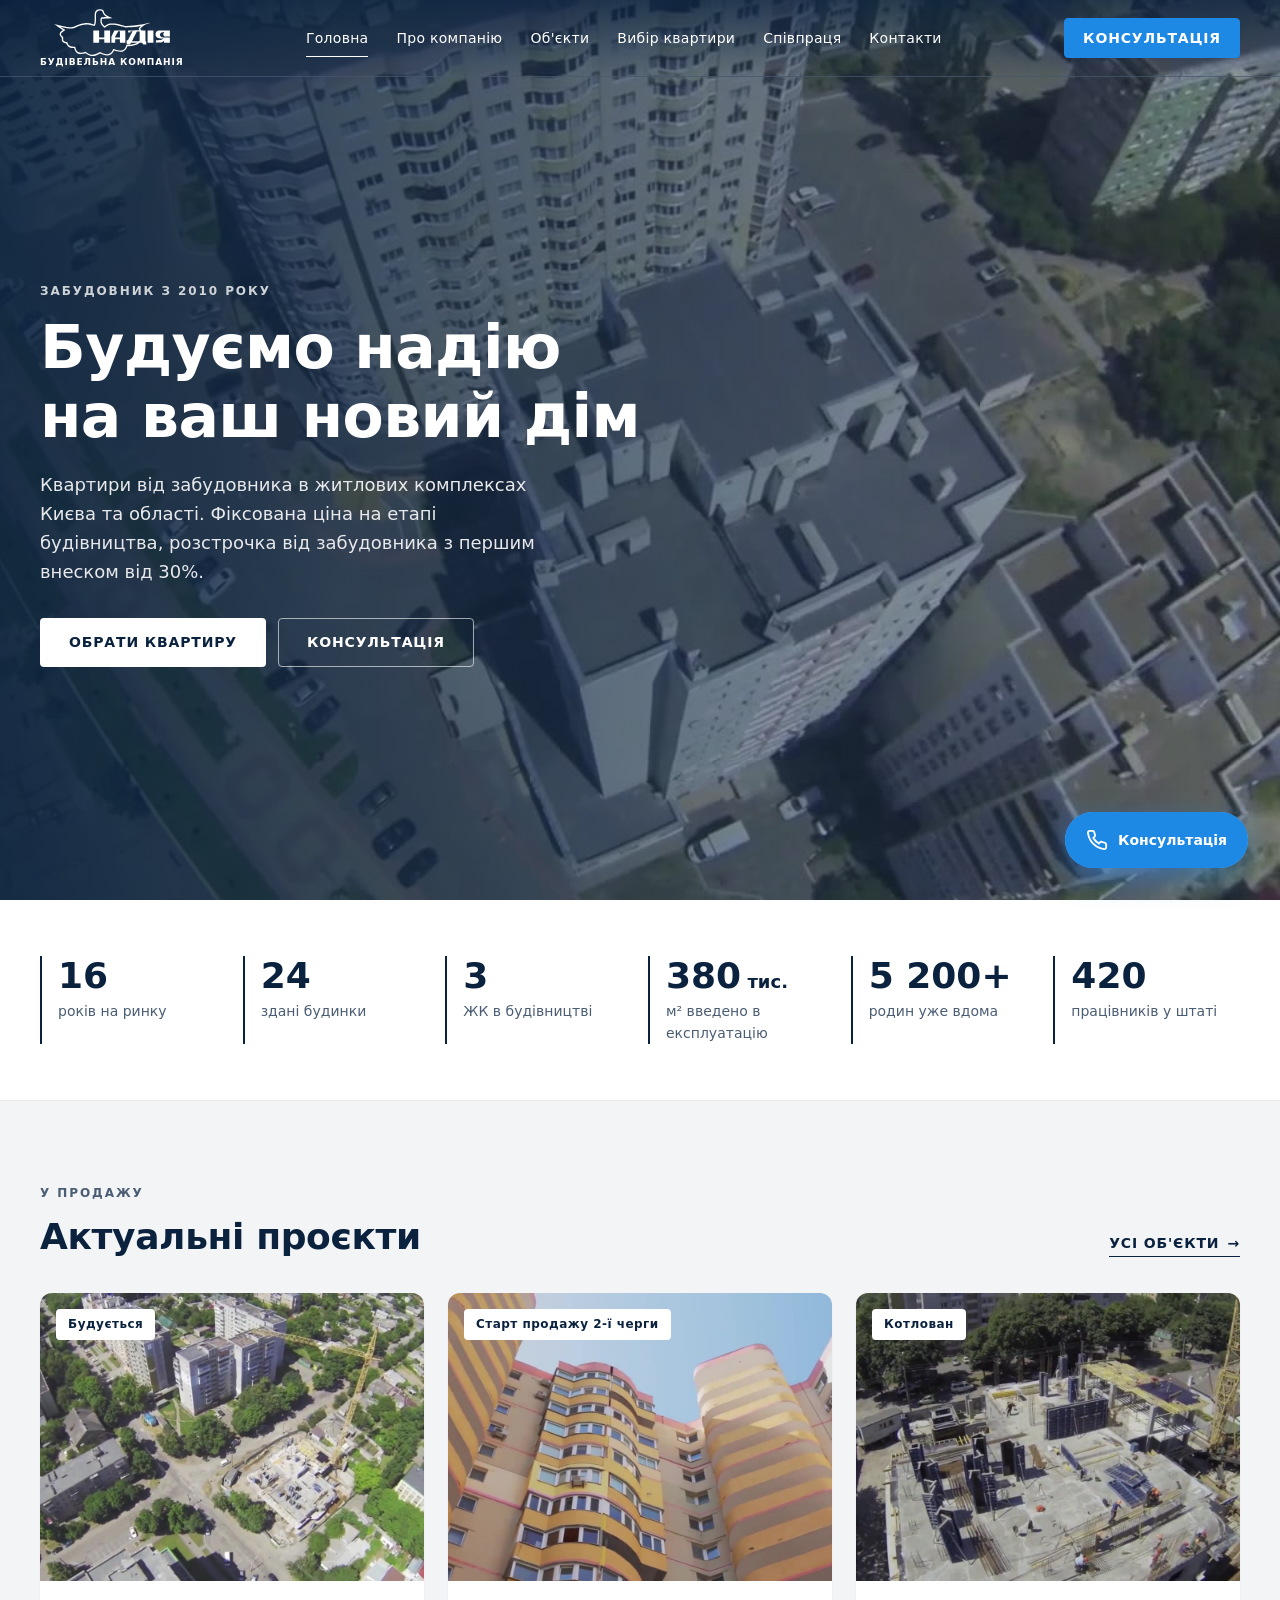
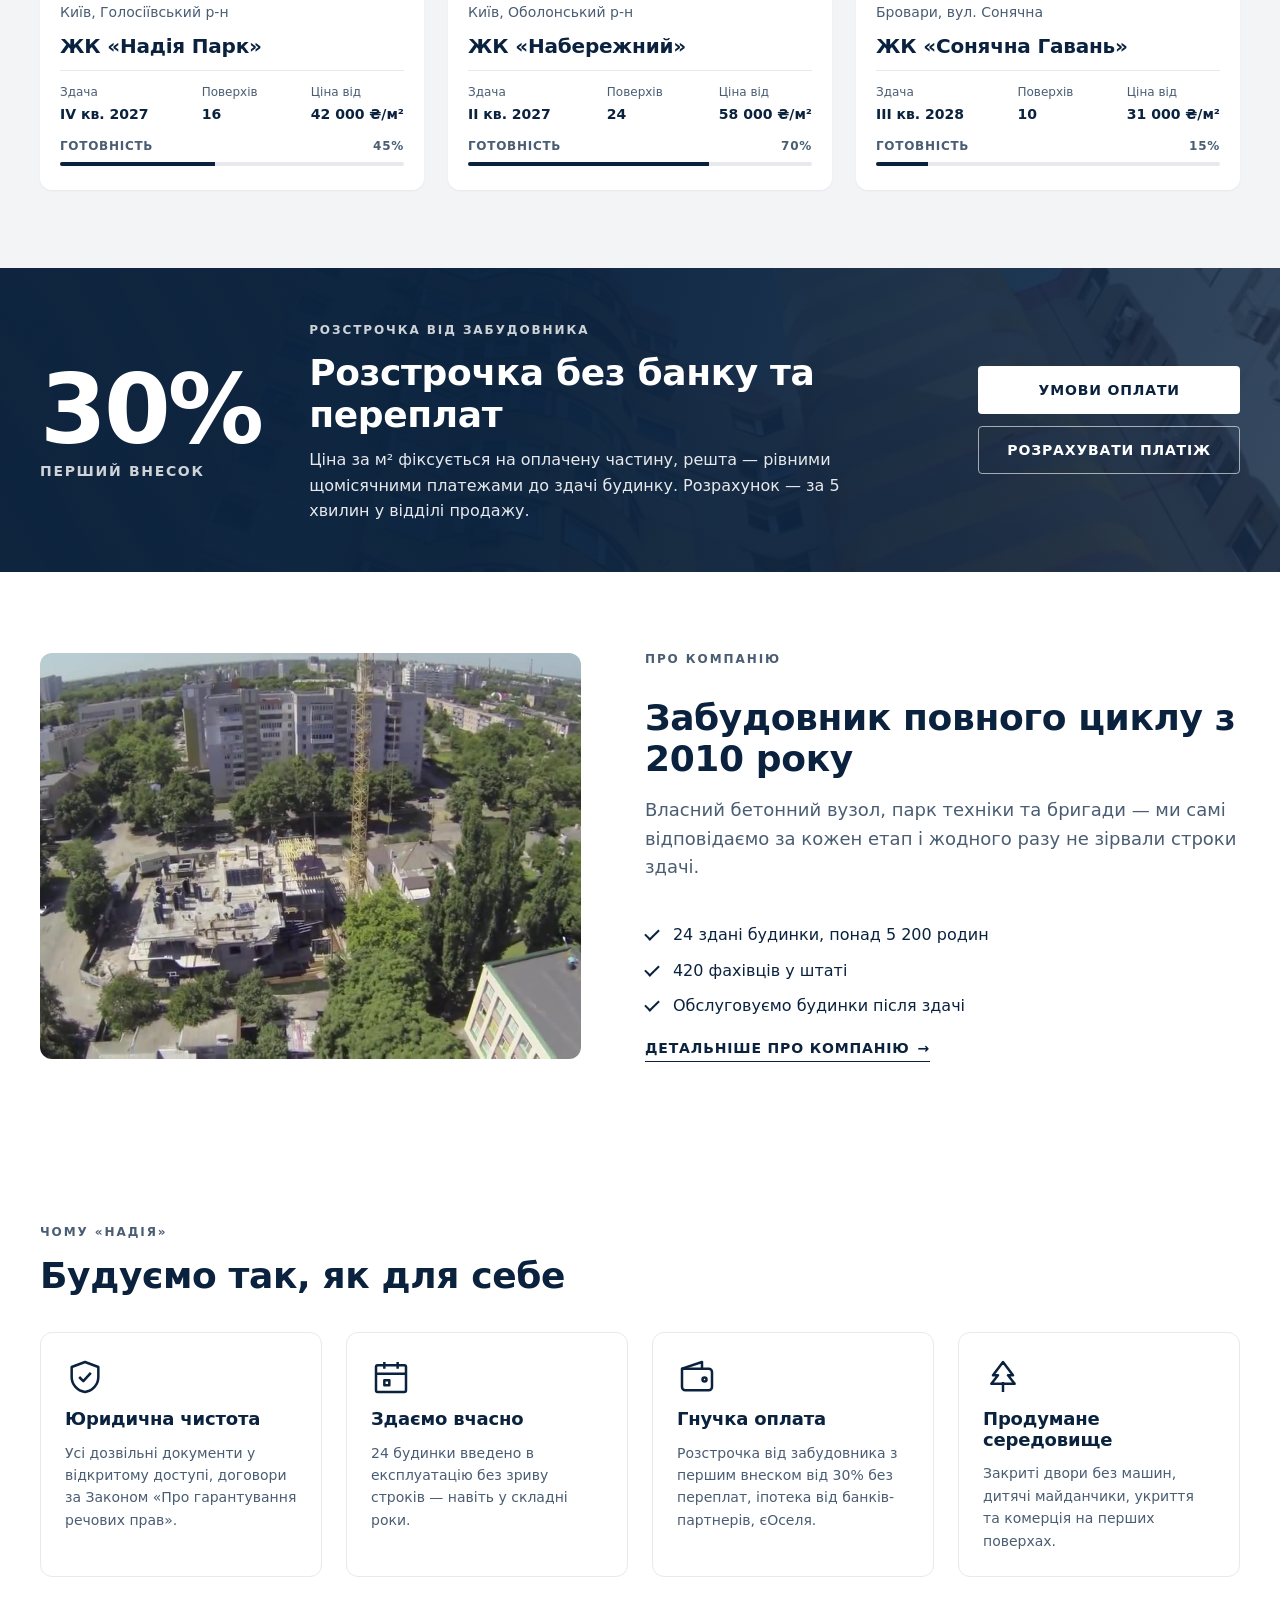
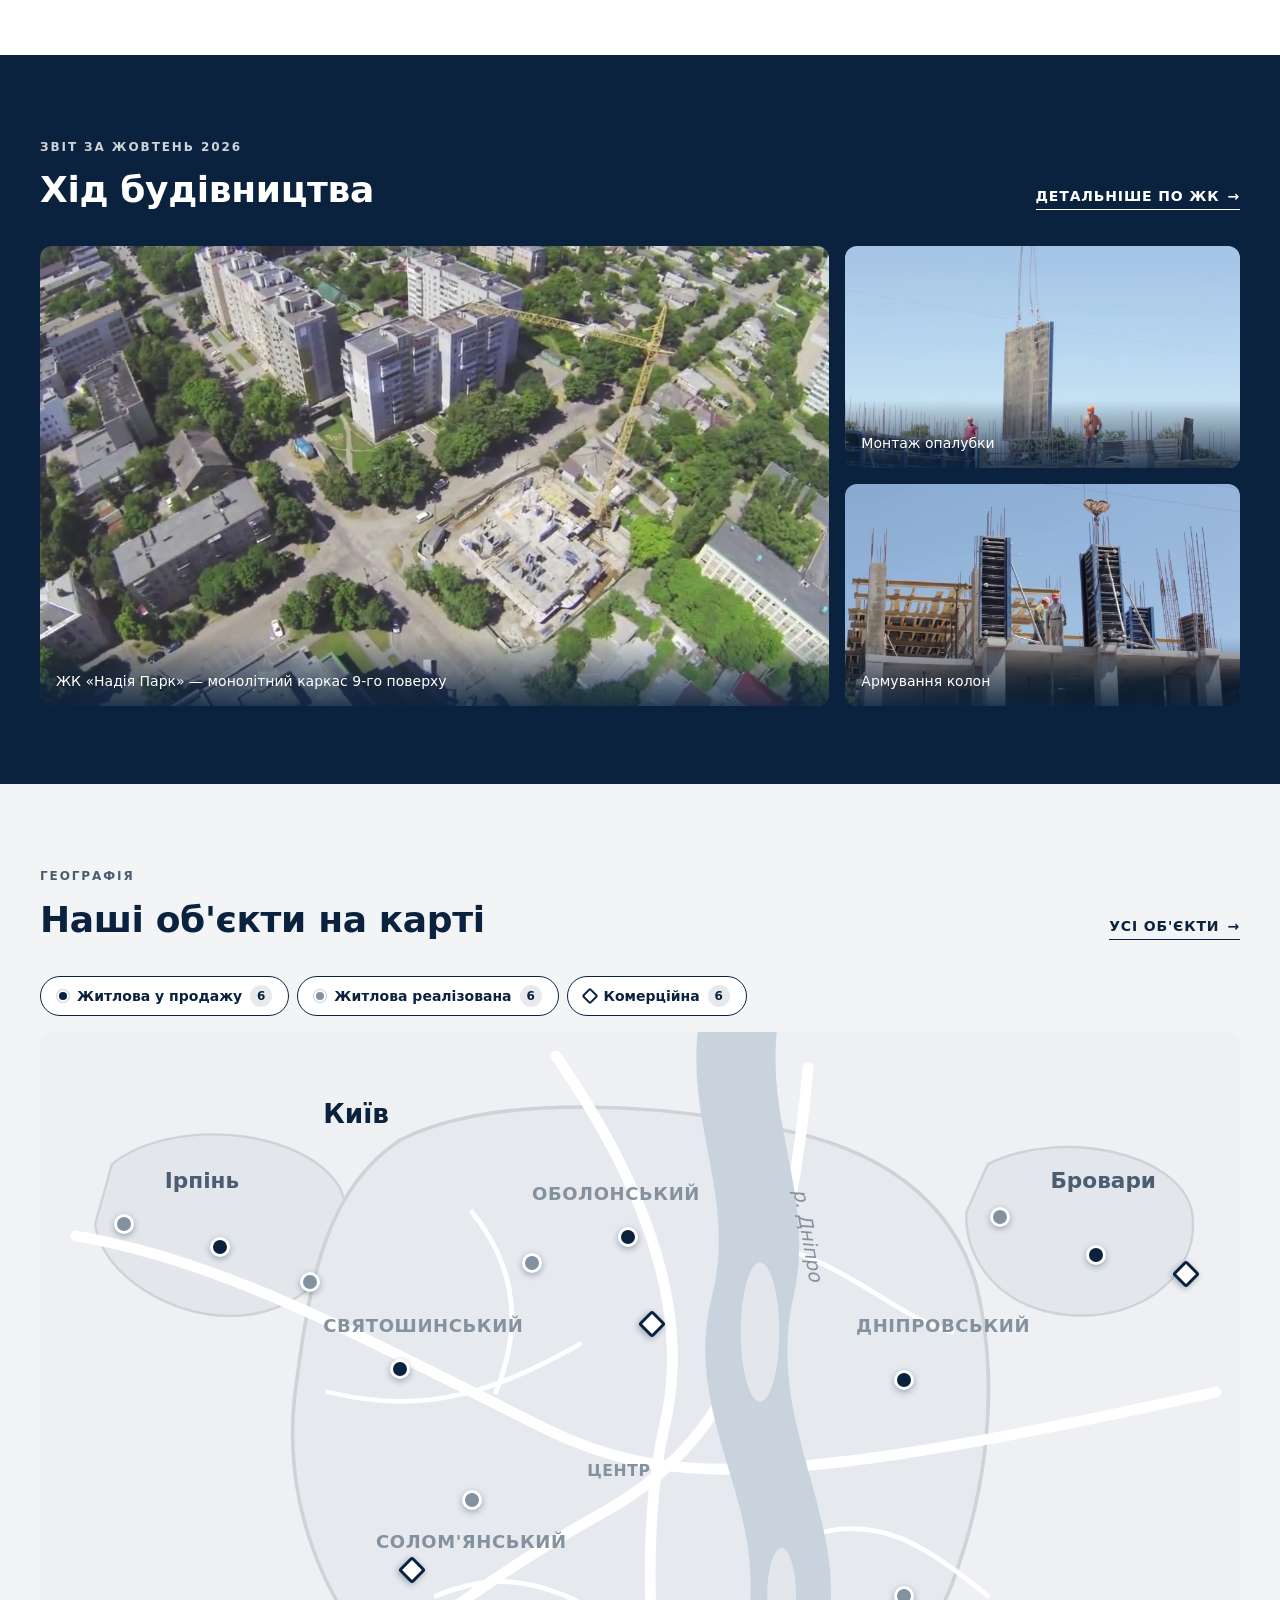
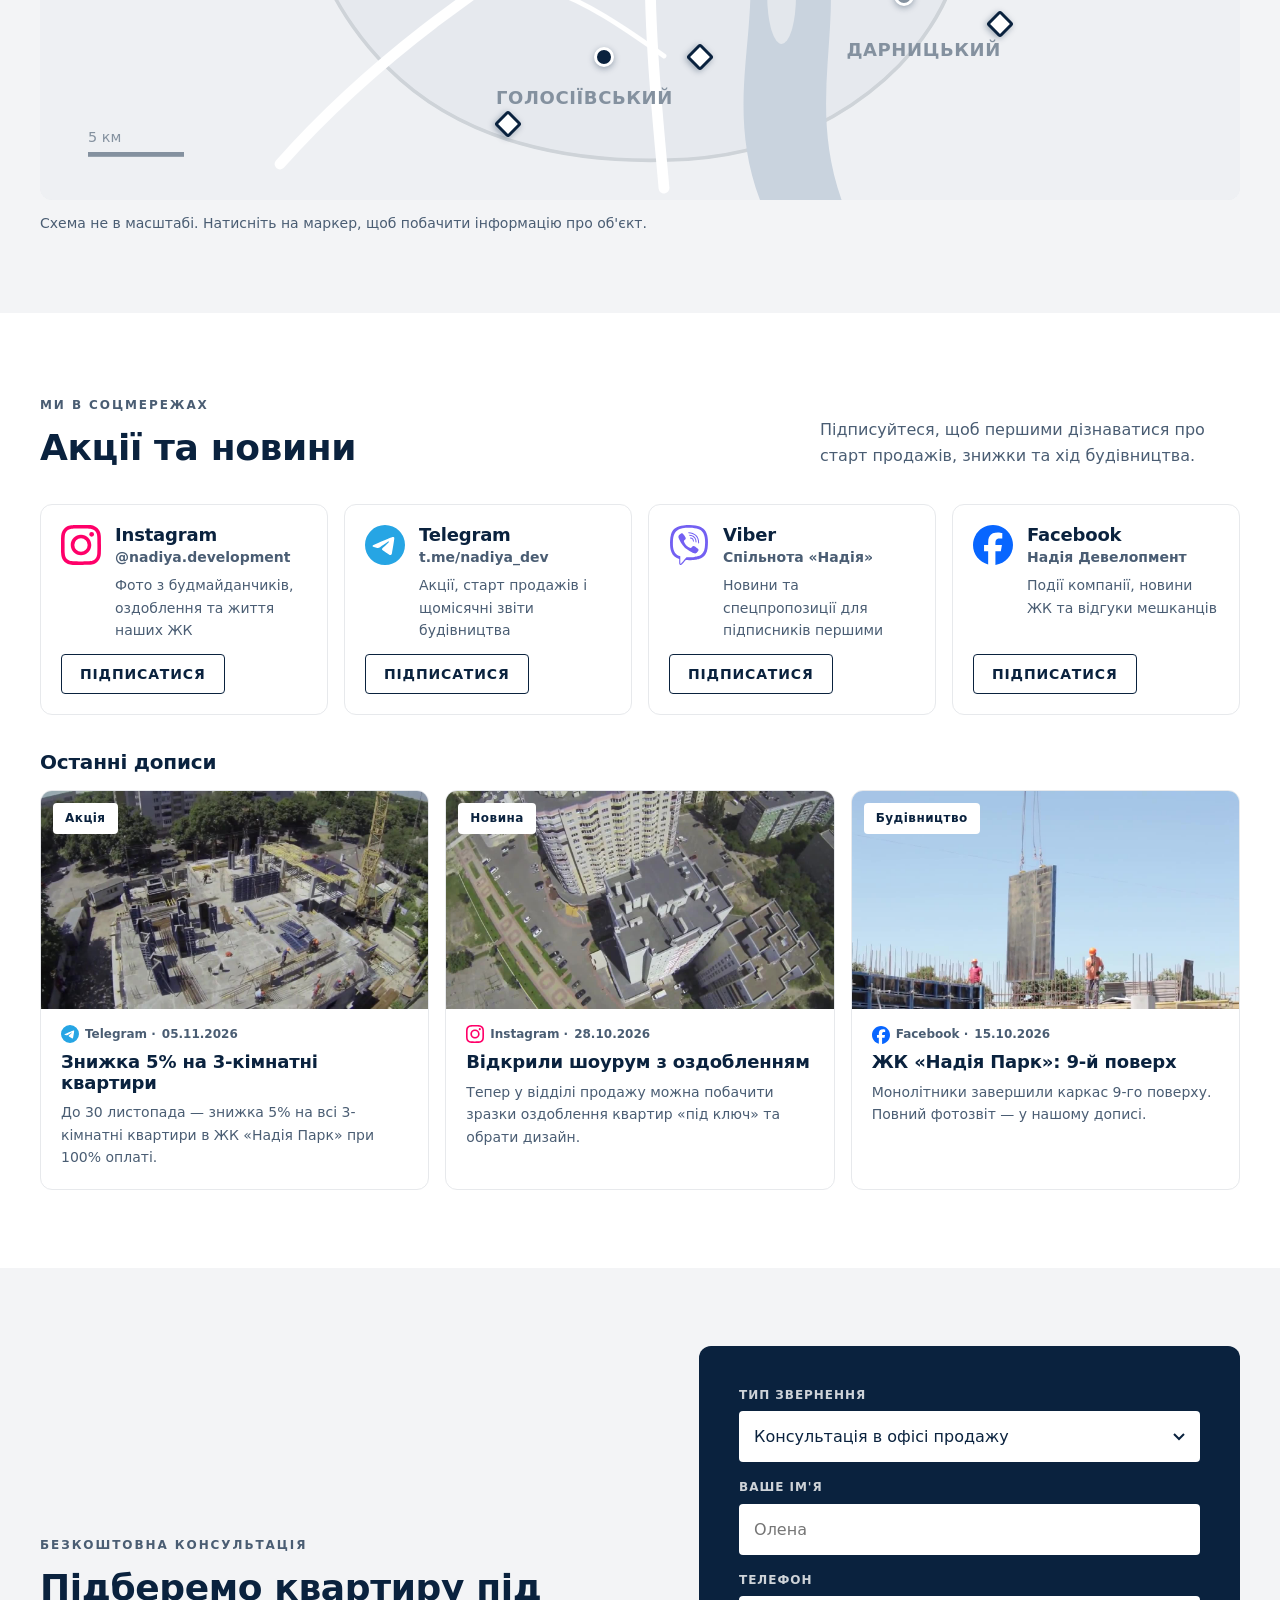
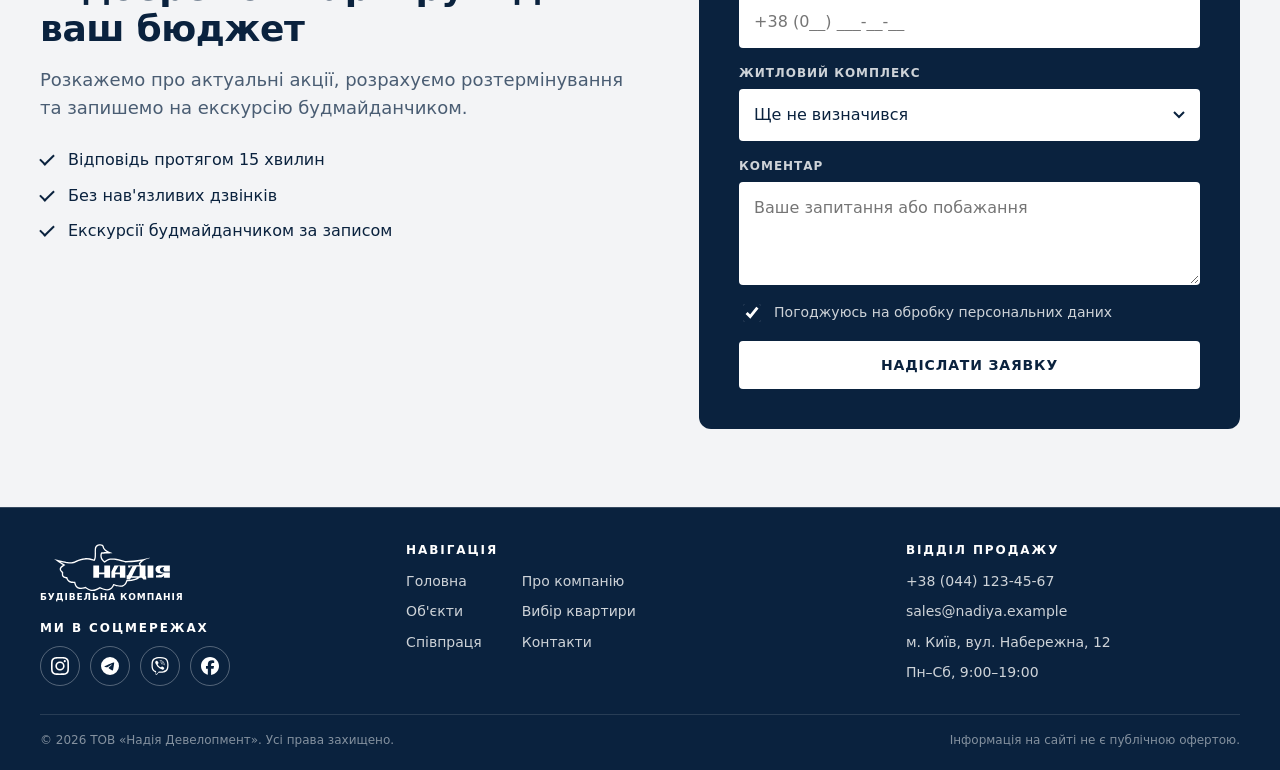
<file: index.html>
<!DOCTYPE html>
<html lang="uk">
<head>
  <meta charset="UTF-8">
  <meta name="viewport" content="width=device-width, initial-scale=1">
  <title>Головна — Надія Девелопмент</title>
  <meta name="description" content="Надія Девелопмент — будівництво житлових комплексів, продаж квартир від забудовника.">
  <meta name="theme-color" content="#0a223e">
  <link rel="icon" href="assets/icons/favicon.svg" type="image/svg+xml">
  <link rel="stylesheet" href="css/base.css">
  <link rel="stylesheet" href="css/components.css">
  <link rel="stylesheet" href="css/pages.css">
  <script src="js/main.js" defer></script>
  <script src="js/objects-map.js" defer></script>
</head>
<body class="page-home">
  <a class="skip-link" href="#main">Перейти до змісту</a>

  <header class="site-header" id="top">
    <div class="container site-header__inner">
      <a class="logo" href="index.html">
        <img src="assets/img/logo.svg" alt="Надія — на головну" width="301" height="122">
        <span class="logo__caption">Будівельна компанія</span>
      </a>

      <nav class="main-nav" id="main-nav" aria-label="Головне меню">
        <ul class="main-nav__list">
          <li><a class="main-nav__link" href="index.html" aria-current="page">Головна</a></li>
          <li><a class="main-nav__link" href="html/about.html">Про компанію</a></li>
          <li><a class="main-nav__link" href="html/properties.html">Об'єкти</a></li>
          <li><a class="main-nav__link" href="html/apartments.html">Вибір квартири</a></li>
          <li><a class="main-nav__link" href="html/cooperation.html">Співпраця</a></li>
          <li><a class="main-nav__link" href="html/contacts.html">Контакти</a></li>
        </ul>
        <div class="main-nav__extra">
          <a class="main-nav__phone" href="tel:+380441234567">+38 (044) 123-45-67</a>
          <p class="main-nav__hours">Пн–Сб, 9:00–19:00</p>
          <button class="btn btn--light btn--block" type="button" data-open-contact>Залишити заявку</button>
        </div>
      </nav>

      <div class="site-header__actions">
        <a class="header-phone" href="tel:+380441234567">+38 (044) 123-45-67</a>
        <button class="btn btn--outline-light btn--sm header-cta" type="button" data-open-contact>Консультація</button>
        <button class="burger" type="button" aria-expanded="false" aria-controls="main-nav" aria-label="Відкрити меню">
          <span class="burger__line"></span>
        </button>
      </div>
    </div>
  </header>

  <main id="main">
    <!-- Hero with presentation video -->
    <section class="hero on-dark" aria-label="Головний банер">
      <video class="hero__video" autoplay muted loop playsinline preload="metadata" poster="assets/img/aerial-tower.jpg" aria-hidden="true">
        <source src="assets/video/presentation.mp4" type="video/mp4">
      </video>
      <div class="hero__overlay"></div>
      <div class="container hero__content">
        <span class="eyebrow">Забудовник з 2010 року</span>
        <h1 class="hero__title">Будуємо надію<br> на ваш новий дім</h1>
        <p class="hero__text">Квартири від забудовника в житлових комплексах Києва та області. Фіксована ціна на етапі будівництва, розстрочка від забудовника з першим внеском від 30%.</p>
        <div class="hero__actions">
          <a class="btn btn--light" href="html/apartments.html">Обрати квартиру</a>
          <button class="btn btn--outline-light" type="button" data-open-contact data-request-type="consultation">Консультація</button>
        </div>
      </div>
    </section>

    <!-- Company in numbers -->
    <section class="section stats" id="stats" aria-labelledby="stats-title">
      <div class="container">
        <h2 class="visually-hidden" id="stats-title">Компанія в цифрах</h2>
        <ul class="stats__list stats__list--6">
          <li class="stats__item"><span class="stats__value">16</span><span class="stats__label">років на ринку</span></li>
          <li class="stats__item"><span class="stats__value">24</span><span class="stats__label">здані будинки</span></li>
          <li class="stats__item"><span class="stats__value">3</span><span class="stats__label">ЖК в будівництві</span></li>
          <li class="stats__item"><span class="stats__value">380<small> тис.</small></span><span class="stats__label">м² введено в експлуатацію</span></li>
          <li class="stats__item"><span class="stats__value">5 200+</span><span class="stats__label">родин уже вдома</span></li>
          <li class="stats__item"><span class="stats__value">420</span><span class="stats__label">працівників у штаті</span></li>
        </ul>
      </div>
    </section>

    <!-- Current projects -->
    <section class="section section--alt" aria-labelledby="projects-title">
      <div class="container">
        <div class="section__head">
          <div>
            <span class="eyebrow">У продажу</span>
            <h2 id="projects-title">Актуальні проєкти</h2>
          </div>
          <a class="link-arrow" href="html/properties.html">Усі об'єкти</a>
        </div>
        <div class="grid grid--3">
          <article class="project-card">
            <div class="project-card__media">
              <img src="assets/img/aerial-site.jpg" alt="" width="1280" height="720" loading="lazy">
              <span class="badge">Будується</span>
            </div>
            <div class="project-card__body">
              <p class="project-card__location">Київ, Голосіївський р-н</p>
              <h3 class="project-card__title"><a class="stretched-link" href="html/property.html">ЖК «Надія Парк»</a></h3>
              <dl class="project-card__facts"><div><dt>Здача</dt><dd>IV кв. 2027</dd></div><div><dt>Поверхів</dt><dd>16</dd></div><div><dt>Ціна від</dt><dd>42 000 ₴/м²</dd></div></dl>
            <div class="progress" role="img" aria-label="Готовність будівництва 45%">
              <span class="progress__label"><span>Готовність</span><span>45%</span></span>
              <span class="progress__track"><span class="progress__bar" style="width: 45%"></span></span>
            </div>
            </div>
          </article>
          <article class="project-card">
            <div class="project-card__media">
              <img src="assets/img/facade.jpg" alt="" width="1280" height="720" loading="lazy">
              <span class="badge">Старт продажу 2-ї черги</span>
            </div>
            <div class="project-card__body">
              <p class="project-card__location">Київ, Оболонський р-н</p>
              <h3 class="project-card__title"><a class="stretched-link" href="html/property.html">ЖК «Набережний»</a></h3>
              <dl class="project-card__facts"><div><dt>Здача</dt><dd>II кв. 2027</dd></div><div><dt>Поверхів</dt><dd>24</dd></div><div><dt>Ціна від</dt><dd>58 000 ₴/м²</dd></div></dl>
            <div class="progress" role="img" aria-label="Готовність будівництва 70%">
              <span class="progress__label"><span>Готовність</span><span>70%</span></span>
              <span class="progress__track"><span class="progress__bar" style="width: 70%"></span></span>
            </div>
            </div>
          </article>
          <article class="project-card">
            <div class="project-card__media">
              <img src="assets/img/site-top.jpg" alt="" width="1280" height="720" loading="lazy">
              <span class="badge">Котлован</span>
            </div>
            <div class="project-card__body">
              <p class="project-card__location">Бровари, вул. Сонячна</p>
              <h3 class="project-card__title"><a class="stretched-link" href="html/property.html">ЖК «Сонячна Гавань»</a></h3>
              <dl class="project-card__facts"><div><dt>Здача</dt><dd>III кв. 2028</dd></div><div><dt>Поверхів</dt><dd>10</dd></div><div><dt>Ціна від</dt><dd>31 000 ₴/м²</dd></div></dl>
            <div class="progress" role="img" aria-label="Готовність будівництва 15%">
              <span class="progress__label"><span>Готовність</span><span>15%</span></span>
              <span class="progress__track"><span class="progress__bar" style="width: 15%"></span></span>
            </div>
            </div>
          </article>
        </div>
      </div>
    </section>

    <!-- Promo: installment plan -->
    <section class="promo on-dark" aria-labelledby="promo-title">
      <div class="container promo__inner">
        <div class="promo__figure" aria-hidden="true">
          <span class="promo__value">30%</span>
          <span class="promo__caption">перший внесок</span>
        </div>
        <div class="promo__text">
          <span class="eyebrow">Розстрочка від забудовника</span>
          <h2 id="promo-title">Розстрочка без банку та переплат</h2>
          <p>Ціна за м² фіксується на оплачену частину, решта — рівними щомісячними платежами до здачі будинку. Розрахунок — за 5 хвилин у відділі продажу.</p>
        </div>
        <div class="promo__actions">
          <a class="btn btn--light" href="html/property.html#purchase">Умови оплати</a>
          <button class="btn btn--outline-light" type="button" data-open-contact data-request-type="consultation" data-message="Прошу розрахувати розстрочку">Розрахувати платіж</button>
        </div>
      </div>
    </section>

    <!-- About teaser -->
    <section class="section" aria-labelledby="about-teaser-title">
      <div class="container about-intro">
        <figure class="about-intro__media">
          <img src="assets/img/panorama.jpg" alt="Житлові квартали, збудовані компанією" width="1280" height="720" loading="lazy">
        </figure>
        <div class="about-intro__text">
          <span class="eyebrow">Про компанію</span>
          <h2 id="about-teaser-title">Забудовник повного циклу з 2010 року</h2>
          <p class="lead">Власний бетонний вузол, парк техніки та бригади — ми самі відповідаємо за кожен етап і жодного разу не зірвали строки здачі.</p>
          <ul class="cta__points">
            <li>24 здані будинки, понад 5 200 родин</li>
            <li>420 фахівців у штаті</li>
            <li>Обслуговуємо будинки після здачі</li>
          </ul>
          <p><a class="link-arrow" href="html/about.html">Детальніше про компанію</a></p>
        </div>
      </div>
    </section>

    <!-- Advantages -->
    <section class="section" aria-labelledby="why-title">
      <div class="container">
        <div class="section__head">
          <div>
            <span class="eyebrow">Чому «Надія»</span>
            <h2 id="why-title">Будуємо так, як для себе</h2>
          </div>
        </div>
        <ul class="features grid grid--4">
          <li class="feature">
            <svg class="feature__icon" width="40" height="40" viewBox="0 0 24 24" fill="none" stroke="currentColor" stroke-width="1.5" stroke-linejoin="round" aria-hidden="true"><path d="M12 3l8 3v6c0 4.5-3.4 8.3-8 9-4.6-.7-8-4.5-8-9V6z"/><path d="M8.5 12l2.5 2.5 4.5-5"/></svg>
            <h3 class="feature__title">Юридична чистота</h3>
            <p class="feature__text">Усі дозвільні документи у відкритому доступі, договори за Законом «Про гарантування речових прав».</p>
          </li>
          <li class="feature">
            <svg class="feature__icon" width="40" height="40" viewBox="0 0 24 24" fill="none" stroke="currentColor" stroke-width="1.5" stroke-linejoin="round" aria-hidden="true"><rect x="3" y="5" width="18" height="16" rx="1"/><path d="M3 10h18M8 3v4M16 3v4"/><path d="M8 14h3v3H8z"/></svg>
            <h3 class="feature__title">Здаємо вчасно</h3>
            <p class="feature__text">24 будинки введено в експлуатацію без зриву строків — навіть у складні роки.</p>
          </li>
          <li class="feature">
            <svg class="feature__icon" width="40" height="40" viewBox="0 0 24 24" fill="none" stroke="currentColor" stroke-width="1.5" stroke-linejoin="round" aria-hidden="true"><path d="M3 7h16a2 2 0 0 1 2 2v9a2 2 0 0 1-2 2H5a2 2 0 0 1-2-2z"/><path d="M3 7l12-4v4"/><circle cx="16.5" cy="13.5" r="1.2"/></svg>
            <h3 class="feature__title">Гнучка оплата</h3>
            <p class="feature__text">Розстрочка від забудовника з першим внеском від 30% без переплат, іпотека від банків-партнерів, єОселя.</p>
          </li>
          <li class="feature">
            <svg class="feature__icon" width="40" height="40" viewBox="0 0 24 24" fill="none" stroke="currentColor" stroke-width="1.5" stroke-linejoin="round" aria-hidden="true"><path d="M12 21v-6"/><path d="M12 3l6 8h-3l4 5H5l4-5H6z"/></svg>
            <h3 class="feature__title">Продумане середовище</h3>
            <p class="feature__text">Закриті двори без машин, дитячі майданчики, укриття та комерція на перших поверхах.</p>
          </li>
        </ul>
      </div>
    </section>

    <!-- Construction progress -->
    <section class="section section--dark" aria-labelledby="progress-title">
      <div class="container">
        <div class="section__head">
          <div>
            <span class="eyebrow">Звіт за жовтень 2026</span>
            <h2 id="progress-title">Хід будівництва</h2>
          </div>
          <a class="link-arrow" href="html/property.html#progress">Детальніше по ЖК</a>
        </div>
        <div class="progress-gallery">
          <figure class="progress-gallery__item progress-gallery__item--main">
            <img src="assets/img/aerial-site.jpg" alt="Будмайданчик ЖК «Надія Парк» з висоти" width="1280" height="720" loading="lazy">
            <figcaption>ЖК «Надія Парк» — монолітний каркас 9-го поверху</figcaption>
          </figure>
          <figure class="progress-gallery__item">
            <img src="assets/img/crane.jpg" alt="Монтаж опалубки краном" width="1280" height="720" loading="lazy">
            <figcaption>Монтаж опалубки</figcaption>
          </figure>
          <figure class="progress-gallery__item">
            <img src="assets/img/formwork.jpg" alt="Армування колон" width="1280" height="720" loading="lazy">
            <figcaption>Армування колон</figcaption>
          </figure>
        </div>
      </div>
    </section>

    <!-- Objects map -->
    <section class="section section--alt" id="map" aria-labelledby="map-title">
      <div class="container">
        <div class="section__head">
          <div>
            <span class="eyebrow">Географія</span>
            <h2 id="map-title">Наші об'єкти на карті</h2>
          </div>
          <a class="link-arrow" href="html/properties.html">Усі об'єкти</a>
        </div>
        <div class="map-filters" role="group" aria-label="Показати на карті">
          <button class="chip map-filter" type="button" data-map-filter="sale" aria-pressed="true">
            <span class="map-filter__mark map-filter__mark--sale" aria-hidden="true"></span>Житлова у продажу <span class="map-filter__count" data-map-count></span>
          </button>
          <button class="chip map-filter" type="button" data-map-filter="done" aria-pressed="true">
            <span class="map-filter__mark map-filter__mark--done" aria-hidden="true"></span>Житлова реалізована <span class="map-filter__count" data-map-count></span>
          </button>
          <button class="chip map-filter" type="button" data-map-filter="commercial" aria-pressed="true">
            <span class="map-filter__mark map-filter__mark--commercial" aria-hidden="true"></span>Комерційна <span class="map-filter__count" data-map-count></span>
          </button>
        </div>
        <div class="objects-map" data-objects-map data-root=""></div>
        <p class="map-note muted">Схема не в масштабі. Натисніть на маркер, щоб побачити інформацію про об'єкт.</p>
      </div>
    </section>

    <!-- Social media: promotions and news -->
    <section class="section" aria-labelledby="social-title">
      <div class="container">
        <div class="section__head">
          <div>
            <span class="eyebrow">Ми в соцмережах</span>
            <h2 id="social-title">Акції та новини</h2>
          </div>
          <p class="muted social__lead">Підписуйтеся, щоб першими дізнаватися про старт продажів, знижки та хід будівництва.</p>
        </div>
        <ul class="social-cards">
          <li class="social-card">
            <img class="social-card__icon" src="assets/icons/social/instagram.svg" alt="" width="40" height="40">
            <div class="social-card__body">
              <h3 class="social-card__name">Instagram</h3>
              <p class="social-card__handle">@nadiya.development</p>
              <p class="social-card__text">Фото з будмайданчиків, оздоблення та життя наших ЖК</p>
            </div>
            <a class="btn btn--outline btn--sm social-card__btn" href="#" aria-label="Підписатися на Instagram">Підписатися</a>
          </li>
          <li class="social-card">
            <img class="social-card__icon" src="assets/icons/social/telegram.svg" alt="" width="40" height="40">
            <div class="social-card__body">
              <h3 class="social-card__name">Telegram</h3>
              <p class="social-card__handle">t.me/nadiya_dev</p>
              <p class="social-card__text">Акції, старт продажів і щомісячні звіти будівництва</p>
            </div>
            <a class="btn btn--outline btn--sm social-card__btn" href="#" aria-label="Підписатися на Telegram">Підписатися</a>
          </li>
          <li class="social-card">
            <img class="social-card__icon" src="assets/icons/social/viber.svg" alt="" width="40" height="40">
            <div class="social-card__body">
              <h3 class="social-card__name">Viber</h3>
              <p class="social-card__handle">Спільнота «Надія»</p>
              <p class="social-card__text">Новини та спецпропозиції для підписників першими</p>
            </div>
            <a class="btn btn--outline btn--sm social-card__btn" href="#" aria-label="Підписатися на Viber">Підписатися</a>
          </li>
          <li class="social-card">
            <img class="social-card__icon" src="assets/icons/social/facebook.svg" alt="" width="40" height="40">
            <div class="social-card__body">
              <h3 class="social-card__name">Facebook</h3>
              <p class="social-card__handle">Надія Девелопмент</p>
              <p class="social-card__text">Події компанії, новини ЖК та відгуки мешканців</p>
            </div>
            <a class="btn btn--outline btn--sm social-card__btn" href="#" aria-label="Підписатися на Facebook">Підписатися</a>
          </li>
        </ul>
        <h3 class="social__subtitle">Останні дописи</h3>
        <ul class="post-cards">
          <li class="post-card">
            <div class="post-card__media">
              <img src="assets/img/site-top.jpg" alt="" width="1280" height="720" loading="lazy">
              <span class="badge">Акція</span>
            </div>
            <div class="post-card__body">
              <p class="post-card__meta"><img src="assets/icons/social/telegram.svg" alt="Telegram" width="18" height="18"> Telegram · <time datetime="2026-11-05">05.11.2026</time></p>
              <h3 class="post-card__title"><a class="stretched-link" href="#">Знижка 5% на 3-кімнатні квартири</a></h3>
              <p class="post-card__text">До 30 листопада — знижка 5% на всі 3-кімнатні квартири в ЖК «Надія Парк» при 100% оплаті.</p>
            </div>
          </li>
          <li class="post-card">
            <div class="post-card__media">
              <img src="assets/img/aerial-tower.jpg" alt="" width="1280" height="720" loading="lazy">
              <span class="badge">Новина</span>
            </div>
            <div class="post-card__body">
              <p class="post-card__meta"><img src="assets/icons/social/instagram.svg" alt="Instagram" width="18" height="18"> Instagram · <time datetime="2026-10-28">28.10.2026</time></p>
              <h3 class="post-card__title"><a class="stretched-link" href="#">Відкрили шоурум з оздобленням</a></h3>
              <p class="post-card__text">Тепер у відділі продажу можна побачити зразки оздоблення квартир «під ключ» та обрати дизайн.</p>
            </div>
          </li>
          <li class="post-card">
            <div class="post-card__media">
              <img src="assets/img/crane.jpg" alt="" width="1280" height="720" loading="lazy">
              <span class="badge">Будівництво</span>
            </div>
            <div class="post-card__body">
              <p class="post-card__meta"><img src="assets/icons/social/facebook.svg" alt="Facebook" width="18" height="18"> Facebook · <time datetime="2026-10-15">15.10.2026</time></p>
              <h3 class="post-card__title"><a class="stretched-link" href="#">ЖК «Надія Парк»: 9-й поверх</a></h3>
              <p class="post-card__text">Монолітники завершили каркас 9-го поверху. Повний фотозвіт — у нашому дописі.</p>
            </div>
          </li>
        </ul>
      </div>
    </section>

    <!-- CTA with form -->
    <section class="section section--alt cta" aria-labelledby="cta-title">
      <div class="container cta__inner">
        <div class="cta__text">
          <span class="eyebrow">Безкоштовна консультація</span>
          <h2 id="cta-title">Підберемо квартиру під ваш бюджет</h2>
          <p class="lead">Розкажемо про актуальні акції, розрахуємо розтермінування та запишемо на екскурсію будмайданчиком.</p>
          <ul class="cta__points">
            <li>Відповідь протягом 15 хвилин</li>
            <li>Без нав'язливих дзвінків</li>
            <li>Екскурсії будмайданчиком за записом</li>
          </ul>
        </div>
        <div class="cta__form on-dark">
          <form class="form js-contact-form" novalidate>
            <div class="form__field">
              <label class="form__label" for="cta-type">Тип звернення</label>
              <select class="form__input" id="cta-type" name="type">
                <option value="consultation" selected>Консультація в офісі продажу</option>
                <option value="callback">Зворотний дзвінок</option>
                <option value="booking">Бронювання квартири</option>
                <option value="viewing">Перегляд об'єкта</option>
                <option value="online">Онлайн-консультація</option>
                <option value="availability">Уточнити наявність квартир</option>
                <option value="employment">Працевлаштування</option>
                <option value="contracting">Генпідряд</option>
                <option value="supply">Постачання матеріалів</option>
              </select>
            </div>
            <div class="form__field">
              <label class="form__label" for="cta-name">Ваше ім'я</label>
              <input class="form__input" id="cta-name" name="name" type="text" autocomplete="name" required placeholder="Олена">
            </div>
            <div class="form__field">
              <label class="form__label" for="cta-phone">Телефон</label>
              <input class="form__input" id="cta-phone" name="phone" type="tel" autocomplete="tel" required placeholder="+38 (0__) ___-__-__">
            </div>
            <div class="form__field">
              <label class="form__label" for="cta-project">Житловий комплекс</label>
              <select class="form__input" id="cta-project" name="project">
                <option value="">Ще не визначився</option>
                <option>ЖК «Надія Парк»</option>
                <option>ЖК «Набережний»</option>
                <option>ЖК «Сонячна Гавань»</option>
              </select>
            </div>
            <div class="form__field">
              <label class="form__label" for="cta-message">Коментар</label>
              <textarea class="form__input" id="cta-message" name="message" rows="3" placeholder="Ваше запитання або побажання"></textarea>
            </div>
            <label class="form__check">
              <input type="checkbox" name="agree" required checked>
              <span>Погоджуюсь на обробку персональних даних</span>
            </label>
            <button class="btn btn--light btn--block" type="submit">Надіслати заявку</button>
          </form>
          <div class="form-success" hidden>
            <p class="form-success__title">Дякуємо!</p>
            <p class="muted">Заявку отримано. Ми зателефонуємо найближчим часом.</p>
          </div>
        </div>
      </div>
    </section>
  </main>

  <footer class="site-footer">
    <div class="container">
      <div class="site-footer__grid">
        <div class="site-footer__brand">
          <a class="logo logo--footer" href="index.html">
            <img src="assets/img/logo.svg" alt="Надія" width="301" height="122" loading="lazy">
            <span class="logo__caption">Будівельна компанія</span>
          </a>
          <h2 class="site-footer__title site-footer__title--social">Ми в соцмережах</h2>
          <ul class="site-footer__social">
            <li><a href="#" aria-label="Instagram"><img src="assets/icons/social/instagram-white.svg" alt="" width="20" height="20"></a></li>
            <li><a href="#" aria-label="Telegram"><img src="assets/icons/social/telegram-white.svg" alt="" width="20" height="20"></a></li>
            <li><a href="#" aria-label="Viber"><img src="assets/icons/social/viber-white.svg" alt="" width="20" height="20"></a></li>
            <li><a href="#" aria-label="Facebook"><img src="assets/icons/social/facebook-white.svg" alt="" width="20" height="20"></a></li>
          </ul>
        </div>
        <div>
          <h2 class="site-footer__title">Навігація</h2>
          <ul class="site-footer__list site-footer__list--nav">
            <li><a href="index.html">Головна</a></li>
            <li><a href="html/about.html">Про компанію</a></li>
            <li><a href="html/properties.html">Об'єкти</a></li>
            <li><a href="html/apartments.html">Вибір квартири</a></li>
            <li><a href="html/cooperation.html">Співпраця</a></li>
            <li><a href="html/contacts.html">Контакти</a></li>
          </ul>
        </div>
        <div>
          <h2 class="site-footer__title">Відділ продажу</h2>
          <ul class="site-footer__list">
            <li><a href="tel:+380441234567">+38 (044) 123-45-67</a></li>
            <li><a href="mailto:sales@nadiya.example">sales@nadiya.example</a></li>
            <li>м. Київ, вул. Набережна, 12</li>
            <li>Пн–Сб, 9:00–19:00</li>
          </ul>
        </div>
      </div>
      <div class="site-footer__bottom">
        <p>© 2026 ТОВ «Надія Девелопмент». Усі права захищено.</p>
        <p>Інформація на сайті не є публічною офертою.</p>
      </div>
    </div>
  </footer>

  <!-- Quick-access contact button (every page) -->
  <button class="fab" type="button" data-open-contact aria-label="Консультація: залишити заявку відділу продажу">
    <svg width="22" height="22" viewBox="0 0 24 24" fill="none" stroke="currentColor" stroke-width="2" aria-hidden="true"><path d="M22 16.9v3a2 2 0 0 1-2.2 2 19.8 19.8 0 0 1-8.6-3.1 19.5 19.5 0 0 1-6-6A19.8 19.8 0 0 1 2.1 4.2 2 2 0 0 1 4.1 2h3a2 2 0 0 1 2 1.7c.1.9.4 1.8.7 2.7a2 2 0 0 1-.5 2.1L8 9.8a16 16 0 0 0 6 6l1.3-1.3a2 2 0 0 1 2.1-.4c.9.3 1.8.6 2.7.7a2 2 0 0 1 1.7 2z"/></svg>
    <span class="fab__label">Консультація</span>
  </button>

  <!-- Contact modal -->
  <div class="modal" id="contact-modal" role="dialog" aria-modal="true" aria-labelledby="contact-modal-title" hidden>
    <div class="modal__backdrop" data-close-modal></div>
    <div class="modal__dialog">
      <button class="modal__close" type="button" data-close-modal aria-label="Закрити">×</button>
      <span class="eyebrow">Відділ продажу</span>
      <h2 class="modal__title" id="contact-modal-title">Залиште заявку</h2>
      <p class="muted modal__text">Менеджер зателефонує протягом 15 хвилин у робочий час і відповість на всі запитання.</p>
      <form class="form js-contact-form" novalidate>
        <div class="form__field">
          <label class="form__label" for="cm-type">Тип звернення</label>
          <select class="form__input" id="cm-type" name="type">
            <option value="consultation" selected>Консультація в офісі продажу</option>
            <option value="callback">Зворотний дзвінок</option>
            <option value="booking">Бронювання квартири</option>
            <option value="viewing">Перегляд об'єкта</option>
            <option value="online">Онлайн-консультація</option>
            <option value="availability">Уточнити наявність квартир</option>
            <option value="employment">Працевлаштування</option>
            <option value="contracting">Генпідряд</option>
            <option value="supply">Постачання матеріалів</option>
          </select>
        </div>
        <div class="form__field">
          <label class="form__label" for="cm-name">Ваше ім'я</label>
          <input class="form__input" id="cm-name" name="name" type="text" autocomplete="name" required placeholder="Олена">
        </div>
        <div class="form__field">
          <label class="form__label" for="cm-phone">Телефон</label>
          <input class="form__input" id="cm-phone" name="phone" type="tel" autocomplete="tel" required placeholder="+38 (0__) ___-__-__">
        </div>
        <div class="form__field">
          <label class="form__label" for="cm-project">Житловий комплекс</label>
          <select class="form__input" id="cm-project" name="project">
            <option value="">Ще не визначився</option>
            <option>ЖК «Надія Парк»</option>
            <option>ЖК «Набережний»</option>
            <option>ЖК «Сонячна Гавань»</option>
          </select>
        </div>
        <div class="form__field">
          <label class="form__label" for="cm-message">Коментар</label>
          <textarea class="form__input" id="cm-message" name="message" rows="3" placeholder="Ваше запитання або побажання"></textarea>
        </div>
        <label class="form__check">
          <input type="checkbox" name="agree" required checked>
          <span>Погоджуюсь на обробку персональних даних</span>
        </label>
        <button class="btn btn--primary btn--block" type="submit">Надіслати заявку</button>
      </form>
      <div class="form-success" hidden>
        <p class="form-success__title">Дякуємо!</p>
        <p class="muted">Заявку отримано. Ми зателефонуємо найближчим часом.</p>
      </div>
    </div>
  </div>
</body>
</html>
</file>
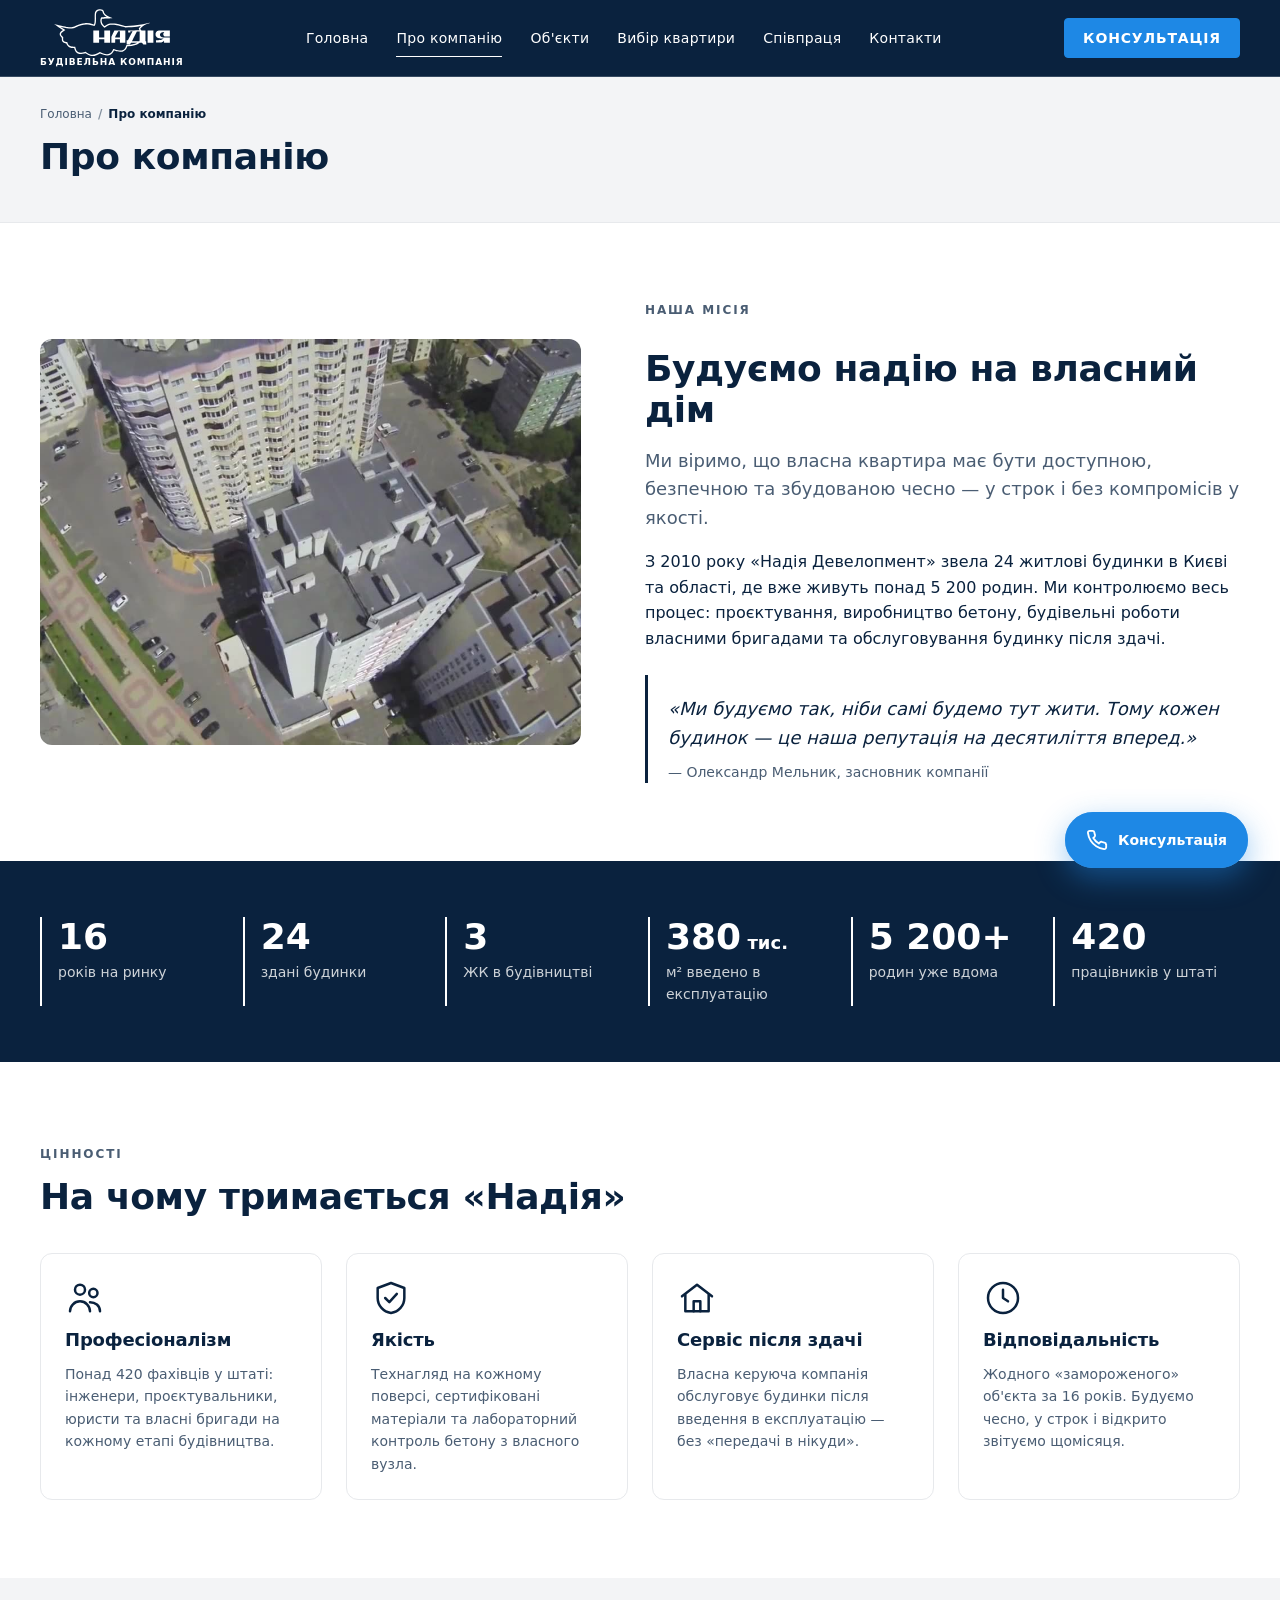
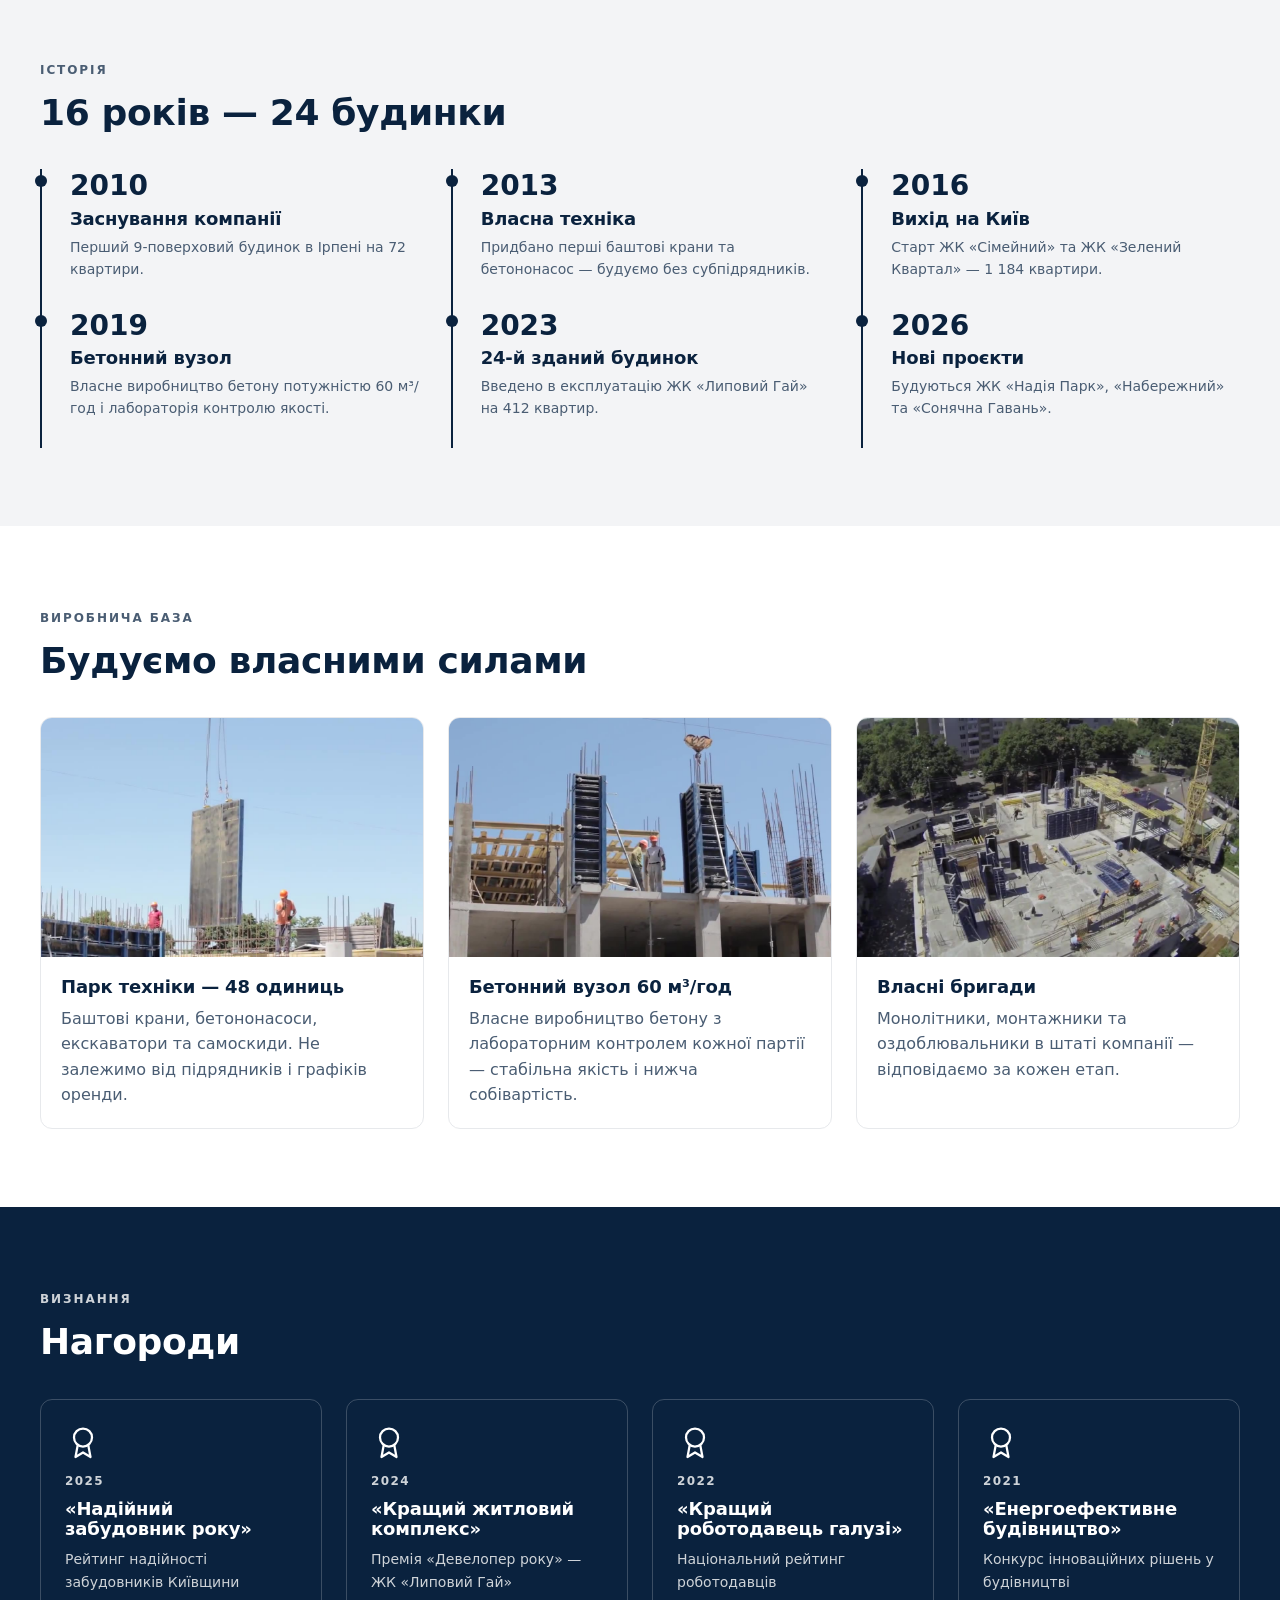
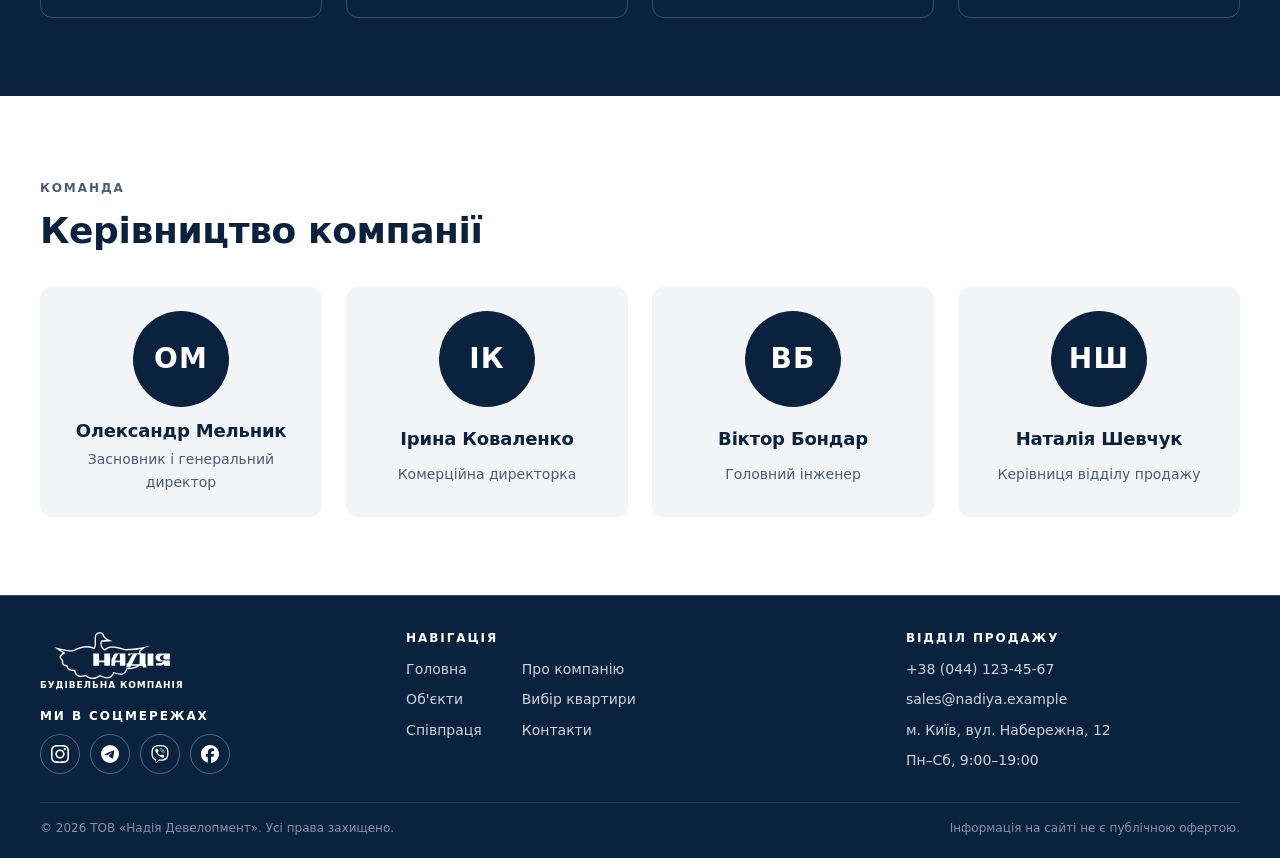
<file: html/about.html>
<!DOCTYPE html>
<html lang="uk">
<head>
  <meta charset="UTF-8">
  <meta name="viewport" content="width=device-width, initial-scale=1">
  <title>Про компанію — Надія Девелопмент</title>
  <meta name="description" content="Надія Девелопмент — будівництво житлових комплексів, продаж квартир від забудовника.">
  <meta name="theme-color" content="#0a223e">
  <link rel="icon" href="../assets/icons/favicon.svg" type="image/svg+xml">
  <link rel="stylesheet" href="../css/base.css">
  <link rel="stylesheet" href="../css/components.css">
  <link rel="stylesheet" href="../css/pages.css">
  <script src="../js/main.js" defer></script>
</head>
<body class="page-about">
  <a class="skip-link" href="#main">Перейти до змісту</a>

  <header class="site-header" id="top">
    <div class="container site-header__inner">
      <a class="logo" href="../index.html">
        <img src="../assets/img/logo.svg" alt="Надія — на головну" width="301" height="122">
        <span class="logo__caption">Будівельна компанія</span>
      </a>

      <nav class="main-nav" id="main-nav" aria-label="Головне меню">
        <ul class="main-nav__list">
          <li><a class="main-nav__link" href="../index.html">Головна</a></li>
          <li><a class="main-nav__link" href="about.html" aria-current="page">Про компанію</a></li>
          <li><a class="main-nav__link" href="properties.html">Об'єкти</a></li>
          <li><a class="main-nav__link" href="apartments.html">Вибір квартири</a></li>
          <li><a class="main-nav__link" href="cooperation.html">Співпраця</a></li>
          <li><a class="main-nav__link" href="contacts.html">Контакти</a></li>
        </ul>
        <div class="main-nav__extra">
          <a class="main-nav__phone" href="tel:+380441234567">+38 (044) 123-45-67</a>
          <p class="main-nav__hours">Пн–Сб, 9:00–19:00</p>
          <button class="btn btn--light btn--block" type="button" data-open-contact>Залишити заявку</button>
        </div>
      </nav>

      <div class="site-header__actions">
        <a class="header-phone" href="tel:+380441234567">+38 (044) 123-45-67</a>
        <button class="btn btn--outline-light btn--sm header-cta" type="button" data-open-contact>Консультація</button>
        <button class="burger" type="button" aria-expanded="false" aria-controls="main-nav" aria-label="Відкрити меню">
          <span class="burger__line"></span>
        </button>
      </div>
    </div>
  </header>

  <main id="main">
    <section class="page-head">
      <div class="container">
        <nav class="breadcrumbs" aria-label="Хлібні крихти">
          <ol>
            <li><a href="../index.html">Головна</a></li>
            <li aria-current="page">Про компанію</li>
          </ol>
        </nav>
        <h1>Про компанію</h1>
      </div>
    </section>

    <!-- Mission -->
    <section class="section" aria-labelledby="mission-title">
      <div class="container about-intro">
        <figure class="about-intro__media">
          <img src="../assets/img/aerial-tower.jpg" alt="Зданий житловий комплекс компанії з висоти" width="1280" height="720">
        </figure>
        <div class="about-intro__text">
          <span class="eyebrow">Наша місія</span>
          <h2 id="mission-title">Будуємо надію на власний дім</h2>
          <p class="lead">Ми віримо, що власна квартира має бути доступною, безпечною та збудованою чесно — у строк і без компромісів у якості.</p>
          <p>З 2010 року «Надія Девелопмент» звела 24 житлові будинки в Києві та області, де вже живуть понад 5 200 родин. Ми контролюємо весь процес: проєктування, виробництво бетону, будівельні роботи власними бригадами та обслуговування будинку після здачі.</p>
          <blockquote class="about-quote">
            <p>«Ми будуємо так, ніби самі будемо тут жити. Тому кожен будинок — це наша репутація на десятиліття вперед.»</p>
            <footer>— Олександр Мельник, засновник компанії</footer>
          </blockquote>
        </div>
      </div>
    </section>

    <!-- Numbers -->
    <section class="section stats stats--dark on-dark" aria-labelledby="about-stats-title">
      <div class="container">
        <h2 class="visually-hidden" id="about-stats-title">Компанія в цифрах</h2>
        <ul class="stats__list stats__list--6">
          <li class="stats__item"><span class="stats__value">16</span><span class="stats__label">років на ринку</span></li>
          <li class="stats__item"><span class="stats__value">24</span><span class="stats__label">здані будинки</span></li>
          <li class="stats__item"><span class="stats__value">3</span><span class="stats__label">ЖК в будівництві</span></li>
          <li class="stats__item"><span class="stats__value">380<small> тис.</small></span><span class="stats__label">м² введено в експлуатацію</span></li>
          <li class="stats__item"><span class="stats__value">5 200+</span><span class="stats__label">родин уже вдома</span></li>
          <li class="stats__item"><span class="stats__value">420</span><span class="stats__label">працівників у штаті</span></li>
        </ul>
      </div>
    </section>

    <!-- Values -->
    <section class="section" aria-labelledby="values-title">
      <div class="container">
        <div class="section__head">
          <div>
            <span class="eyebrow">Цінності</span>
            <h2 id="values-title">На чому тримається «Надія»</h2>
          </div>
        </div>
        <ul class="grid grid--4">
          <li class="feature">
            <svg class="feature__icon" width="40" height="40" viewBox="0 0 24 24" fill="none" stroke="currentColor" stroke-width="1.5" stroke-linecap="round" stroke-linejoin="round" aria-hidden="true"><circle cx="9" cy="7" r="3"/><circle cx="17" cy="9" r="2.5"/><path d="M3 20c0-3.3 2.7-6 6-6s6 2.7 6 6"/><path d="M15 14.5c3 0 6 1.8 6 5.5"/></svg>
            <h3 class="feature__title">Професіоналізм</h3>
            <p class="feature__text">Понад 420 фахівців у штаті: інженери, проєктувальники, юристи та власні бригади на кожному етапі будівництва.</p>
          </li>
          <li class="feature">
            <svg class="feature__icon" width="40" height="40" viewBox="0 0 24 24" fill="none" stroke="currentColor" stroke-width="1.5" stroke-linecap="round" stroke-linejoin="round" aria-hidden="true"><path d="M12 3l8 3v6c0 4.5-3.4 8.3-8 9-4.6-.7-8-4.5-8-9V6z"/><path d="M8.5 12l2.5 2.5 4.5-5"/></svg>
            <h3 class="feature__title">Якість</h3>
            <p class="feature__text">Технагляд на кожному поверсі, сертифіковані матеріали та лабораторний контроль бетону з власного вузла.</p>
          </li>
          <li class="feature">
            <svg class="feature__icon" width="40" height="40" viewBox="0 0 24 24" fill="none" stroke="currentColor" stroke-width="1.5" stroke-linecap="round" stroke-linejoin="round" aria-hidden="true"><path d="M3 11l9-7 9 7"/><path d="M5 10v10h14V10"/><path d="M10 20v-6h4v6"/></svg>
            <h3 class="feature__title">Сервіс після здачі</h3>
            <p class="feature__text">Власна керуюча компанія обслуговує будинки після введення в експлуатацію — без «передачі в нікуди».</p>
          </li>
          <li class="feature">
            <svg class="feature__icon" width="40" height="40" viewBox="0 0 24 24" fill="none" stroke="currentColor" stroke-width="1.5" stroke-linecap="round" stroke-linejoin="round" aria-hidden="true"><circle cx="12" cy="12" r="9"/><path d="M12 7v5l3 2"/></svg>
            <h3 class="feature__title">Відповідальність</h3>
            <p class="feature__text">Жодного «замороженого» об'єкта за 16 років. Будуємо чесно, у строк і відкрито звітуємо щомісяця.</p>
          </li>
        </ul>
      </div>
    </section>

    <!-- History -->
    <section class="section section--alt" aria-labelledby="history-title">
      <div class="container">
        <div class="section__head">
          <div>
            <span class="eyebrow">Історія</span>
            <h2 id="history-title">16 років — 24 будинки</h2>
          </div>
        </div>
        <ol class="history">
          <li class="history__item">
            <span class="history__year">2010</span>
            <h3 class="history__title">Заснування компанії</h3>
            <p class="history__text">Перший 9-поверховий будинок в Ірпені на 72 квартири.</p>
          </li>
          <li class="history__item">
            <span class="history__year">2013</span>
            <h3 class="history__title">Власна техніка</h3>
            <p class="history__text">Придбано перші баштові крани та бетононасос — будуємо без субпідрядників.</p>
          </li>
          <li class="history__item">
            <span class="history__year">2016</span>
            <h3 class="history__title">Вихід на Київ</h3>
            <p class="history__text">Старт ЖК «Сімейний» та ЖК «Зелений Квартал» — 1 184 квартири.</p>
          </li>
          <li class="history__item">
            <span class="history__year">2019</span>
            <h3 class="history__title">Бетонний вузол</h3>
            <p class="history__text">Власне виробництво бетону потужністю 60 м³/год і лабораторія контролю якості.</p>
          </li>
          <li class="history__item">
            <span class="history__year">2023</span>
            <h3 class="history__title">24-й зданий будинок</h3>
            <p class="history__text">Введено в експлуатацію ЖК «Липовий Гай» на 412 квартир.</p>
          </li>
          <li class="history__item">
            <span class="history__year">2026</span>
            <h3 class="history__title">Нові проєкти</h3>
            <p class="history__text">Будуються ЖК «Надія Парк», «Набережний» та «Сонячна Гавань».</p>
          </li>
        </ol>
      </div>
    </section>

    <!-- Production base -->
    <section class="section" aria-labelledby="base-title">
      <div class="container">
        <div class="section__head">
          <div>
            <span class="eyebrow">Виробнича база</span>
            <h2 id="base-title">Будуємо власними силами</h2>
          </div>
        </div>
        <ul class="base grid grid--3">
          <li class="base__item">
            <img src="../assets/img/crane.jpg" alt="Баштовий кран компанії на будмайданчику" width="1280" height="720" loading="lazy">
            <div class="base__body">
              <h3>Парк техніки — 48 одиниць</h3>
              <p class="muted">Баштові крани, бетононасоси, екскаватори та самоскиди. Не залежимо від підрядників і графіків оренди.</p>
            </div>
          </li>
          <li class="base__item">
            <img src="../assets/img/formwork.jpg" alt="Армування та опалубка колон" width="1280" height="720" loading="lazy">
            <div class="base__body">
              <h3>Бетонний вузол 60 м³/год</h3>
              <p class="muted">Власне виробництво бетону з лабораторним контролем кожної партії — стабільна якість і нижча собівартість.</p>
            </div>
          </li>
          <li class="base__item">
            <img src="../assets/img/site-top.jpg" alt="Монолітні роботи на перекритті" width="1280" height="720" loading="lazy">
            <div class="base__body">
              <h3>Власні бригади</h3>
              <p class="muted">Монолітники, монтажники та оздоблювальники в штаті компанії — відповідаємо за кожен етап.</p>
            </div>
          </li>
        </ul>
      </div>
    </section>

    <!-- Awards -->
    <section class="section section--dark" aria-labelledby="awards-title">
      <div class="container">
        <div class="section__head">
          <div>
            <span class="eyebrow">Визнання</span>
            <h2 id="awards-title">Нагороди</h2>
          </div>
        </div>
        <ul class="awards grid grid--4">
          <li class="award">
            <svg class="award__icon" width="36" height="36" viewBox="0 0 24 24" fill="none" stroke="currentColor" stroke-width="1.5" stroke-linecap="round" stroke-linejoin="round" aria-hidden="true"><circle cx="12" cy="9" r="6"/><path d="M8.5 14L7 22l5-3 5 3-1.5-8"/></svg>
            <span class="award__year">2025</span>
            <h3 class="award__title">«Надійний забудовник року»</h3>
            <p class="award__text">Рейтинг надійності забудовників Київщини</p>
          </li>
          <li class="award">
            <svg class="award__icon" width="36" height="36" viewBox="0 0 24 24" fill="none" stroke="currentColor" stroke-width="1.5" stroke-linecap="round" stroke-linejoin="round" aria-hidden="true"><circle cx="12" cy="9" r="6"/><path d="M8.5 14L7 22l5-3 5 3-1.5-8"/></svg>
            <span class="award__year">2024</span>
            <h3 class="award__title">«Кращий житловий комплекс»</h3>
            <p class="award__text">Премія «Девелопер року» — ЖК «Липовий Гай»</p>
          </li>
          <li class="award">
            <svg class="award__icon" width="36" height="36" viewBox="0 0 24 24" fill="none" stroke="currentColor" stroke-width="1.5" stroke-linecap="round" stroke-linejoin="round" aria-hidden="true"><circle cx="12" cy="9" r="6"/><path d="M8.5 14L7 22l5-3 5 3-1.5-8"/></svg>
            <span class="award__year">2022</span>
            <h3 class="award__title">«Кращий роботодавець галузі»</h3>
            <p class="award__text">Національний рейтинг роботодавців</p>
          </li>
          <li class="award">
            <svg class="award__icon" width="36" height="36" viewBox="0 0 24 24" fill="none" stroke="currentColor" stroke-width="1.5" stroke-linecap="round" stroke-linejoin="round" aria-hidden="true"><circle cx="12" cy="9" r="6"/><path d="M8.5 14L7 22l5-3 5 3-1.5-8"/></svg>
            <span class="award__year">2021</span>
            <h3 class="award__title">«Енергоефективне будівництво»</h3>
            <p class="award__text">Конкурс інноваційних рішень у будівництві</p>
          </li>
        </ul>
      </div>
    </section>

    <!-- Team -->
    <section class="section" aria-labelledby="team-title">
      <div class="container">
        <div class="section__head">
          <div>
            <span class="eyebrow">Команда</span>
            <h2 id="team-title">Керівництво компанії</h2>
          </div>
        </div>
        <ul class="team grid grid--4">
          <li class="person">
            <span class="person__avatar" aria-hidden="true">ОМ</span>
            <h3 class="person__name">Олександр Мельник</h3>
            <p class="person__role">Засновник і генеральний директор</p>
          </li>
          <li class="person">
            <span class="person__avatar" aria-hidden="true">ІК</span>
            <h3 class="person__name">Ірина Коваленко</h3>
            <p class="person__role">Комерційна директорка</p>
          </li>
          <li class="person">
            <span class="person__avatar" aria-hidden="true">ВБ</span>
            <h3 class="person__name">Віктор Бондар</h3>
            <p class="person__role">Головний інженер</p>
          </li>
          <li class="person">
            <span class="person__avatar" aria-hidden="true">НШ</span>
            <h3 class="person__name">Наталія Шевчук</h3>
            <p class="person__role">Керівниця відділу продажу</p>
          </li>
        </ul>
      </div>
    </section>
  </main>

  <footer class="site-footer">
    <div class="container">
      <div class="site-footer__grid">
        <div class="site-footer__brand">
          <a class="logo logo--footer" href="../index.html">
            <img src="../assets/img/logo.svg" alt="Надія" width="301" height="122" loading="lazy">
            <span class="logo__caption">Будівельна компанія</span>
          </a>
          <h2 class="site-footer__title site-footer__title--social">Ми в соцмережах</h2>
          <ul class="site-footer__social">
            <li><a href="#" aria-label="Instagram"><img src="../assets/icons/social/instagram-white.svg" alt="" width="20" height="20"></a></li>
            <li><a href="#" aria-label="Telegram"><img src="../assets/icons/social/telegram-white.svg" alt="" width="20" height="20"></a></li>
            <li><a href="#" aria-label="Viber"><img src="../assets/icons/social/viber-white.svg" alt="" width="20" height="20"></a></li>
            <li><a href="#" aria-label="Facebook"><img src="../assets/icons/social/facebook-white.svg" alt="" width="20" height="20"></a></li>
          </ul>
        </div>
        <div>
          <h2 class="site-footer__title">Навігація</h2>
          <ul class="site-footer__list site-footer__list--nav">
            <li><a href="../index.html">Головна</a></li>
            <li><a href="about.html">Про компанію</a></li>
            <li><a href="properties.html">Об'єкти</a></li>
            <li><a href="apartments.html">Вибір квартири</a></li>
            <li><a href="cooperation.html">Співпраця</a></li>
            <li><a href="contacts.html">Контакти</a></li>
          </ul>
        </div>
        <div>
          <h2 class="site-footer__title">Відділ продажу</h2>
          <ul class="site-footer__list">
            <li><a href="tel:+380441234567">+38 (044) 123-45-67</a></li>
            <li><a href="mailto:sales@nadiya.example">sales@nadiya.example</a></li>
            <li>м. Київ, вул. Набережна, 12</li>
            <li>Пн–Сб, 9:00–19:00</li>
          </ul>
        </div>
      </div>
      <div class="site-footer__bottom">
        <p>© 2026 ТОВ «Надія Девелопмент». Усі права захищено.</p>
        <p>Інформація на сайті не є публічною офертою.</p>
      </div>
    </div>
  </footer>

  <!-- Quick-access contact button (every page) -->
  <button class="fab" type="button" data-open-contact aria-label="Консультація: залишити заявку відділу продажу">
    <svg width="22" height="22" viewBox="0 0 24 24" fill="none" stroke="currentColor" stroke-width="2" aria-hidden="true"><path d="M22 16.9v3a2 2 0 0 1-2.2 2 19.8 19.8 0 0 1-8.6-3.1 19.5 19.5 0 0 1-6-6A19.8 19.8 0 0 1 2.1 4.2 2 2 0 0 1 4.1 2h3a2 2 0 0 1 2 1.7c.1.9.4 1.8.7 2.7a2 2 0 0 1-.5 2.1L8 9.8a16 16 0 0 0 6 6l1.3-1.3a2 2 0 0 1 2.1-.4c.9.3 1.8.6 2.7.7a2 2 0 0 1 1.7 2z"/></svg>
    <span class="fab__label">Консультація</span>
  </button>

  <!-- Contact modal -->
  <div class="modal" id="contact-modal" role="dialog" aria-modal="true" aria-labelledby="contact-modal-title" hidden>
    <div class="modal__backdrop" data-close-modal></div>
    <div class="modal__dialog">
      <button class="modal__close" type="button" data-close-modal aria-label="Закрити">×</button>
      <span class="eyebrow">Відділ продажу</span>
      <h2 class="modal__title" id="contact-modal-title">Залиште заявку</h2>
      <p class="muted modal__text">Менеджер зателефонує протягом 15 хвилин у робочий час і відповість на всі запитання.</p>
      <form class="form js-contact-form" novalidate>
        <div class="form__field">
          <label class="form__label" for="cm-type">Тип звернення</label>
          <select class="form__input" id="cm-type" name="type">
            <option value="consultation" selected>Консультація в офісі продажу</option>
            <option value="callback">Зворотний дзвінок</option>
            <option value="booking">Бронювання квартири</option>
            <option value="viewing">Перегляд об'єкта</option>
            <option value="online">Онлайн-консультація</option>
            <option value="availability">Уточнити наявність квартир</option>
            <option value="employment">Працевлаштування</option>
            <option value="contracting">Генпідряд</option>
            <option value="supply">Постачання матеріалів</option>
          </select>
        </div>
        <div class="form__field">
          <label class="form__label" for="cm-name">Ваше ім'я</label>
          <input class="form__input" id="cm-name" name="name" type="text" autocomplete="name" required placeholder="Олена">
        </div>
        <div class="form__field">
          <label class="form__label" for="cm-phone">Телефон</label>
          <input class="form__input" id="cm-phone" name="phone" type="tel" autocomplete="tel" required placeholder="+38 (0__) ___-__-__">
        </div>
        <div class="form__field">
          <label class="form__label" for="cm-project">Житловий комплекс</label>
          <select class="form__input" id="cm-project" name="project">
            <option value="">Ще не визначився</option>
            <option>ЖК «Надія Парк»</option>
            <option>ЖК «Набережний»</option>
            <option>ЖК «Сонячна Гавань»</option>
          </select>
        </div>
        <div class="form__field">
          <label class="form__label" for="cm-message">Коментар</label>
          <textarea class="form__input" id="cm-message" name="message" rows="3" placeholder="Ваше запитання або побажання"></textarea>
        </div>
        <label class="form__check">
          <input type="checkbox" name="agree" required checked>
          <span>Погоджуюсь на обробку персональних даних</span>
        </label>
        <button class="btn btn--primary btn--block" type="submit">Надіслати заявку</button>
      </form>
      <div class="form-success" hidden>
        <p class="form-success__title">Дякуємо!</p>
        <p class="muted">Заявку отримано. Ми зателефонуємо найближчим часом.</p>
      </div>
    </div>
  </div>
</body>
</html>
</file>
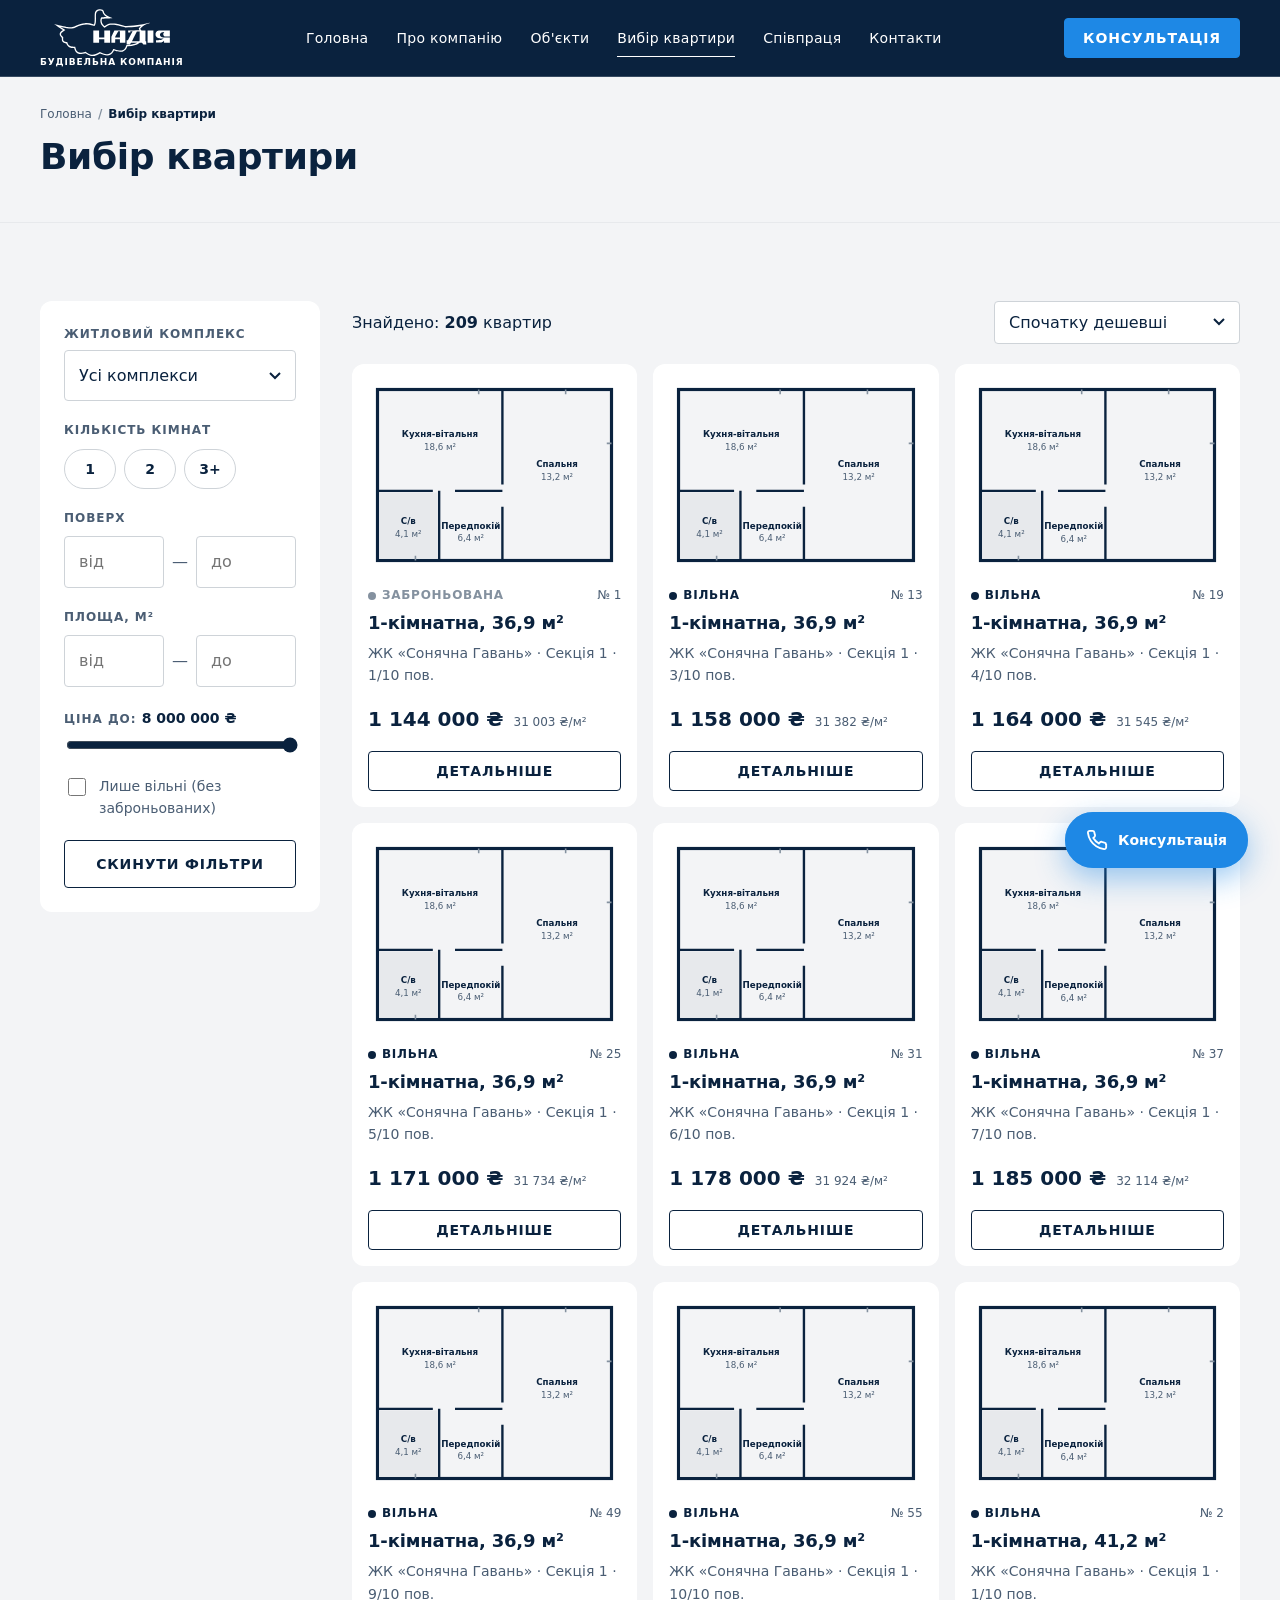
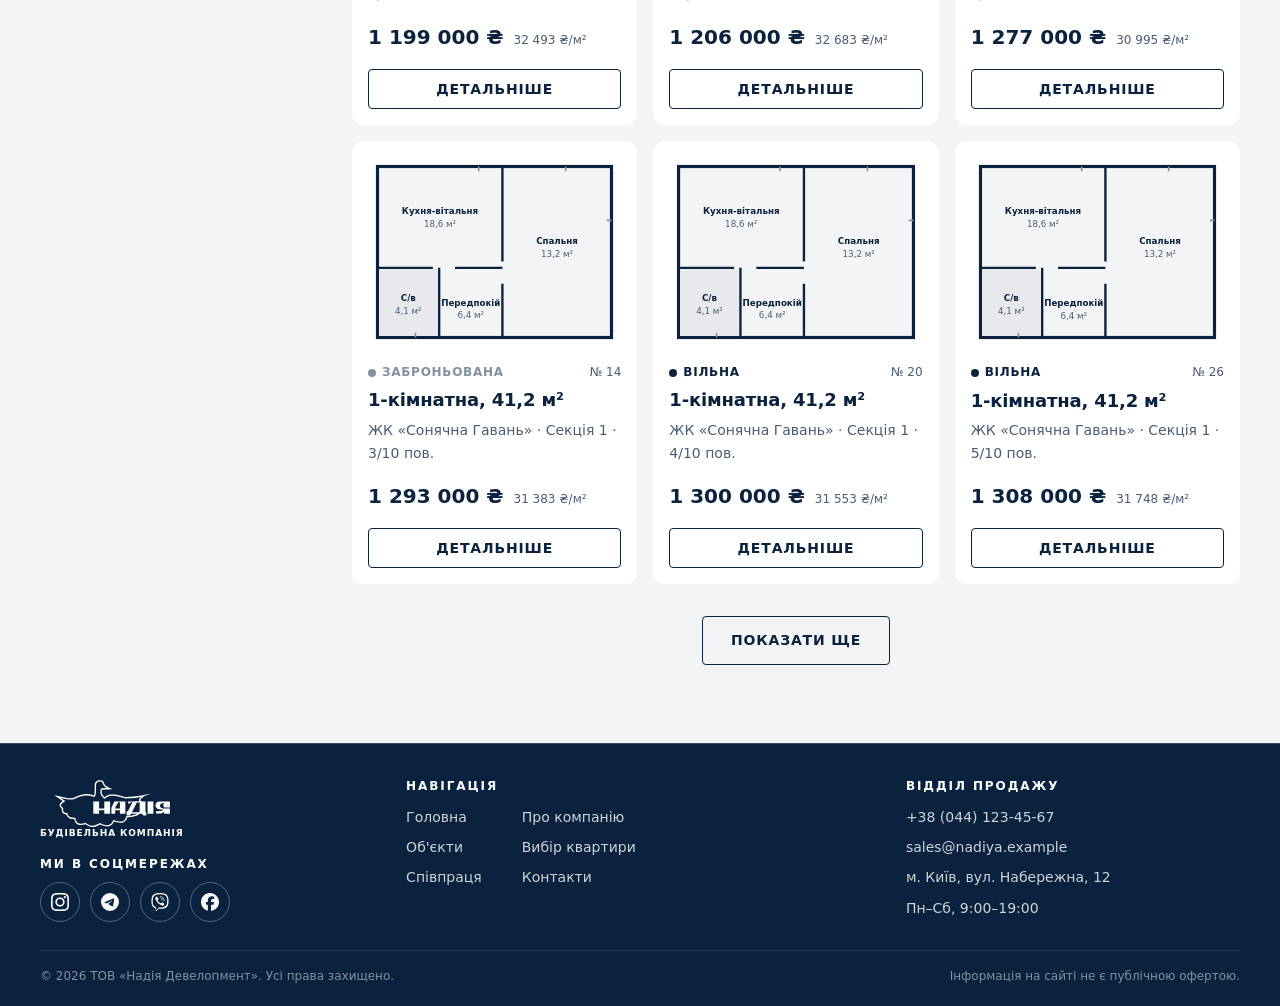
<file: html/apartments.html>
<!DOCTYPE html>
<html lang="uk">
<head>
  <meta charset="UTF-8">
  <meta name="viewport" content="width=device-width, initial-scale=1">
  <title>Вибір квартири — Надія Девелопмент</title>
  <meta name="description" content="Надія Девелопмент — будівництво житлових комплексів, продаж квартир від забудовника.">
  <meta name="theme-color" content="#0a223e">
  <link rel="icon" href="../assets/icons/favicon.svg" type="image/svg+xml">
  <link rel="stylesheet" href="../css/base.css">
  <link rel="stylesheet" href="../css/components.css">
  <link rel="stylesheet" href="../css/pages.css">
  <script src="../js/main.js" defer></script>
  <script src="../js/data.js" defer></script>
  <script src="../js/apartment-modal.js" defer></script>
  <script src="../js/filters.js" defer></script>
</head>
<body class="page-apartments">
  <a class="skip-link" href="#main">Перейти до змісту</a>

  <header class="site-header" id="top">
    <div class="container site-header__inner">
      <a class="logo" href="../index.html">
        <img src="../assets/img/logo.svg" alt="Надія — на головну" width="301" height="122">
        <span class="logo__caption">Будівельна компанія</span>
      </a>

      <nav class="main-nav" id="main-nav" aria-label="Головне меню">
        <ul class="main-nav__list">
          <li><a class="main-nav__link" href="../index.html">Головна</a></li>
          <li><a class="main-nav__link" href="about.html">Про компанію</a></li>
          <li><a class="main-nav__link" href="properties.html">Об'єкти</a></li>
          <li><a class="main-nav__link" href="apartments.html" aria-current="page">Вибір квартири</a></li>
          <li><a class="main-nav__link" href="cooperation.html">Співпраця</a></li>
          <li><a class="main-nav__link" href="contacts.html">Контакти</a></li>
        </ul>
        <div class="main-nav__extra">
          <a class="main-nav__phone" href="tel:+380441234567">+38 (044) 123-45-67</a>
          <p class="main-nav__hours">Пн–Сб, 9:00–19:00</p>
          <button class="btn btn--light btn--block" type="button" data-open-contact>Залишити заявку</button>
        </div>
      </nav>

      <div class="site-header__actions">
        <a class="header-phone" href="tel:+380441234567">+38 (044) 123-45-67</a>
        <button class="btn btn--outline-light btn--sm header-cta" type="button" data-open-contact>Консультація</button>
        <button class="burger" type="button" aria-expanded="false" aria-controls="main-nav" aria-label="Відкрити меню">
          <span class="burger__line"></span>
        </button>
      </div>
    </div>
  </header>

  <main id="main">
    <section class="page-head">
      <div class="container">
        <nav class="breadcrumbs" aria-label="Хлібні крихти">
          <ol>
            <li><a href="../index.html">Головна</a></li>
            <li aria-current="page">Вибір квартири</li>
          </ol>
        </nav>
        <h1>Вибір квартири</h1>
      </div>
    </section>

    <section class="section section--alt search">
      <div class="container search__layout">
        <!-- Filters -->
        <aside class="filters" id="filters" aria-label="Фільтри">
          <button class="filters__toggle btn btn--primary btn--block" type="button" aria-expanded="false" aria-controls="filters-form">
            Фільтри <span class="filters__badge" data-active-count hidden></span>
          </button>
          <form class="filters__form" id="filters-form" novalidate>
            <div class="form__field">
              <label class="form__label" for="f-project">Житловий комплекс</label>
              <select class="form__input" id="f-project" name="project">
                <option value="">Усі комплекси</option>
                <option value="park">ЖК «Надія Парк»</option>
                <option value="naberezhnyi">ЖК «Набережний»</option>
                <option value="sonyachna">ЖК «Сонячна Гавань»</option>
              </select>
            </div>

            <fieldset class="filters__group">
              <legend class="form__label">Кількість кімнат</legend>
              <div class="chips">
                <label class="chip-check"><input type="checkbox" name="rooms" value="1"><span>1</span></label>
                <label class="chip-check"><input type="checkbox" name="rooms" value="2"><span>2</span></label>
                <label class="chip-check"><input type="checkbox" name="rooms" value="3"><span>3+</span></label>
              </div>
            </fieldset>

            <fieldset class="filters__group">
              <legend class="form__label">Поверх</legend>
              <div class="filters__range">
                <input class="form__input" type="number" name="floorMin" min="1" max="24" placeholder="від" aria-label="Поверх від">
                <span aria-hidden="true">—</span>
                <input class="form__input" type="number" name="floorMax" min="1" max="24" placeholder="до" aria-label="Поверх до">
              </div>
            </fieldset>

            <fieldset class="filters__group">
              <legend class="form__label">Площа, м²</legend>
              <div class="filters__range">
                <input class="form__input" type="number" name="areaMin" min="30" max="110" placeholder="від" aria-label="Площа від">
                <span aria-hidden="true">—</span>
                <input class="form__input" type="number" name="areaMax" min="30" max="110" placeholder="до" aria-label="Площа до">
              </div>
            </fieldset>

            <div class="form__field">
              <label class="form__label" for="f-price">Ціна до: <output for="f-price" data-price-out>8 000 000 ₴</output></label>
              <input class="filters__slider" id="f-price" type="range" name="priceMax" min="1000000" max="8000000" step="100000" value="8000000">
            </div>

            <label class="form__check">
              <input type="checkbox" name="onlyFree">
              <span>Лише вільні (без заброньованих)</span>
            </label>

            <button class="btn btn--outline btn--block" type="reset">Скинути фільтри</button>
          </form>
        </aside>

        <!-- Results -->
        <div class="results">
          <div class="results__bar">
            <p class="results__count" aria-live="polite">Знайдено: <strong data-count>0</strong> <span data-count-word>квартир</span></p>
            <label class="results__sort">
              <span class="visually-hidden">Сортування</span>
              <select class="form__input" name="sort" data-sort>
                <option value="price-asc">Спочатку дешевші</option>
                <option value="price-desc">Спочатку дорожчі</option>
                <option value="area-asc">Площа: за зростанням</option>
                <option value="area-desc">Площа: за спаданням</option>
                <option value="floor-desc">Вищі поверхи</option>
              </select>
            </label>
          </div>
          <ul class="apartments-grid" data-results></ul>
          <div class="results__more">
            <button class="btn btn--outline" type="button" data-more>Показати ще</button>
          </div>
          <div class="results__empty" data-empty hidden>
            <p class="results__empty-title">Нічого не знайдено</p>
            <p class="muted">Спробуйте змінити параметри або залиште заявку — підберемо варіант вручну.</p>
            <button class="btn btn--primary" type="button" data-open-contact data-message="Допоможіть підібрати квартиру">Підібрати з менеджером</button>
          </div>
        </div>
      </div>
    </section>
  </main>

  <footer class="site-footer">
    <div class="container">
      <div class="site-footer__grid">
        <div class="site-footer__brand">
          <a class="logo logo--footer" href="../index.html">
            <img src="../assets/img/logo.svg" alt="Надія" width="301" height="122" loading="lazy">
            <span class="logo__caption">Будівельна компанія</span>
          </a>
          <h2 class="site-footer__title site-footer__title--social">Ми в соцмережах</h2>
          <ul class="site-footer__social">
            <li><a href="#" aria-label="Instagram"><img src="../assets/icons/social/instagram-white.svg" alt="" width="20" height="20"></a></li>
            <li><a href="#" aria-label="Telegram"><img src="../assets/icons/social/telegram-white.svg" alt="" width="20" height="20"></a></li>
            <li><a href="#" aria-label="Viber"><img src="../assets/icons/social/viber-white.svg" alt="" width="20" height="20"></a></li>
            <li><a href="#" aria-label="Facebook"><img src="../assets/icons/social/facebook-white.svg" alt="" width="20" height="20"></a></li>
          </ul>
        </div>
        <div>
          <h2 class="site-footer__title">Навігація</h2>
          <ul class="site-footer__list site-footer__list--nav">
            <li><a href="../index.html">Головна</a></li>
            <li><a href="about.html">Про компанію</a></li>
            <li><a href="properties.html">Об'єкти</a></li>
            <li><a href="apartments.html">Вибір квартири</a></li>
            <li><a href="cooperation.html">Співпраця</a></li>
            <li><a href="contacts.html">Контакти</a></li>
          </ul>
        </div>
        <div>
          <h2 class="site-footer__title">Відділ продажу</h2>
          <ul class="site-footer__list">
            <li><a href="tel:+380441234567">+38 (044) 123-45-67</a></li>
            <li><a href="mailto:sales@nadiya.example">sales@nadiya.example</a></li>
            <li>м. Київ, вул. Набережна, 12</li>
            <li>Пн–Сб, 9:00–19:00</li>
          </ul>
        </div>
      </div>
      <div class="site-footer__bottom">
        <p>© 2026 ТОВ «Надія Девелопмент». Усі права захищено.</p>
        <p>Інформація на сайті не є публічною офертою.</p>
      </div>
    </div>
  </footer>

  <!-- Quick-access contact button (every page) -->
  <button class="fab" type="button" data-open-contact aria-label="Консультація: залишити заявку відділу продажу">
    <svg width="22" height="22" viewBox="0 0 24 24" fill="none" stroke="currentColor" stroke-width="2" aria-hidden="true"><path d="M22 16.9v3a2 2 0 0 1-2.2 2 19.8 19.8 0 0 1-8.6-3.1 19.5 19.5 0 0 1-6-6A19.8 19.8 0 0 1 2.1 4.2 2 2 0 0 1 4.1 2h3a2 2 0 0 1 2 1.7c.1.9.4 1.8.7 2.7a2 2 0 0 1-.5 2.1L8 9.8a16 16 0 0 0 6 6l1.3-1.3a2 2 0 0 1 2.1-.4c.9.3 1.8.6 2.7.7a2 2 0 0 1 1.7 2z"/></svg>
    <span class="fab__label">Консультація</span>
  </button>

  <!-- Apartment details modal -->
  <div class="modal" id="apartment-modal" role="dialog" aria-modal="true" aria-labelledby="apt-title" hidden>
    <div class="modal__backdrop" data-close-modal></div>
    <div class="modal__dialog modal__dialog--wide">
      <button class="modal__close" type="button" data-close-modal aria-label="Закрити">×</button>
      <div class="apt">
        <div class="apt__plan">
          <img data-apt="plan" src="../assets/img/plans/plan-2.svg" alt="" width="320" height="240">
        </div>
        <div class="apt__info">
          <span class="status" data-apt="status">Вільна</span>
          <h2 class="apt__title" id="apt-title" data-apt="title">Квартира</h2>
          <p class="muted" data-apt="project"></p>
          <dl class="apt__facts">
            <div><dt>Площа</dt><dd data-apt="area"></dd></div>
            <div><dt>Поверх</dt><dd data-apt="floor"></dd></div>
            <div><dt>Кімнат</dt><dd data-apt="rooms"></dd></div>
            <div><dt>Здача</dt><dd data-apt="completion"></dd></div>
          </dl>
          <p class="apt__price"><strong data-apt="price"></strong> <span class="muted" data-apt="ppm"></span></p>
          <div class="apt-pay">
            <p class="apt-pay__title">Розстрочка від забудовника</p>
            <dl class="apt-pay__list">
              <div><dt>Перший внесок 30%</dt><dd data-apt="first"></dd></div>
              <div><dt>Щомісяця, <span data-apt="months"></span></dt><dd data-apt="monthly"></dd></div>
            </dl>
            <p class="apt-pay__note">Орієнтовний розрахунок до здачі будинку. <a href="property.html#purchase">Умови оплати</a></p>
          </div>
          <button class="btn btn--primary btn--block" type="button" data-open-contact data-apt="cta">Забронювати квартиру</button>
          <p class="apt__note muted">Бронь безкоштовна та діє 3 дні. Ціна фіксується на дату договору.</p>
        </div>
      </div>
    </div>
  </div>

  <!-- Contact modal -->
  <div class="modal" id="contact-modal" role="dialog" aria-modal="true" aria-labelledby="contact-modal-title" hidden>
    <div class="modal__backdrop" data-close-modal></div>
    <div class="modal__dialog">
      <button class="modal__close" type="button" data-close-modal aria-label="Закрити">×</button>
      <span class="eyebrow">Відділ продажу</span>
      <h2 class="modal__title" id="contact-modal-title">Залиште заявку</h2>
      <p class="muted modal__text">Менеджер зателефонує протягом 15 хвилин у робочий час і відповість на всі запитання.</p>
      <form class="form js-contact-form" novalidate>
        <div class="form__field">
          <label class="form__label" for="cm-type">Тип звернення</label>
          <select class="form__input" id="cm-type" name="type">
            <option value="consultation" selected>Консультація в офісі продажу</option>
            <option value="callback">Зворотний дзвінок</option>
            <option value="booking">Бронювання квартири</option>
            <option value="viewing">Перегляд об'єкта</option>
            <option value="online">Онлайн-консультація</option>
            <option value="availability">Уточнити наявність квартир</option>
            <option value="employment">Працевлаштування</option>
            <option value="contracting">Генпідряд</option>
            <option value="supply">Постачання матеріалів</option>
          </select>
        </div>
        <div class="form__field">
          <label class="form__label" for="cm-name">Ваше ім'я</label>
          <input class="form__input" id="cm-name" name="name" type="text" autocomplete="name" required placeholder="Олена">
        </div>
        <div class="form__field">
          <label class="form__label" for="cm-phone">Телефон</label>
          <input class="form__input" id="cm-phone" name="phone" type="tel" autocomplete="tel" required placeholder="+38 (0__) ___-__-__">
        </div>
        <div class="form__field">
          <label class="form__label" for="cm-project">Житловий комплекс</label>
          <select class="form__input" id="cm-project" name="project">
            <option value="">Ще не визначився</option>
            <option>ЖК «Надія Парк»</option>
            <option>ЖК «Набережний»</option>
            <option>ЖК «Сонячна Гавань»</option>
          </select>
        </div>
        <div class="form__field">
          <label class="form__label" for="cm-message">Коментар</label>
          <textarea class="form__input" id="cm-message" name="message" rows="3" placeholder="Ваше запитання або побажання"></textarea>
        </div>
        <label class="form__check">
          <input type="checkbox" name="agree" required checked>
          <span>Погоджуюсь на обробку персональних даних</span>
        </label>
        <button class="btn btn--primary btn--block" type="submit">Надіслати заявку</button>
      </form>
      <div class="form-success" hidden>
        <p class="form-success__title">Дякуємо!</p>
        <p class="muted">Заявку отримано. Ми зателефонуємо найближчим часом.</p>
      </div>
    </div>
  </div>
</body>
</html>
</file>
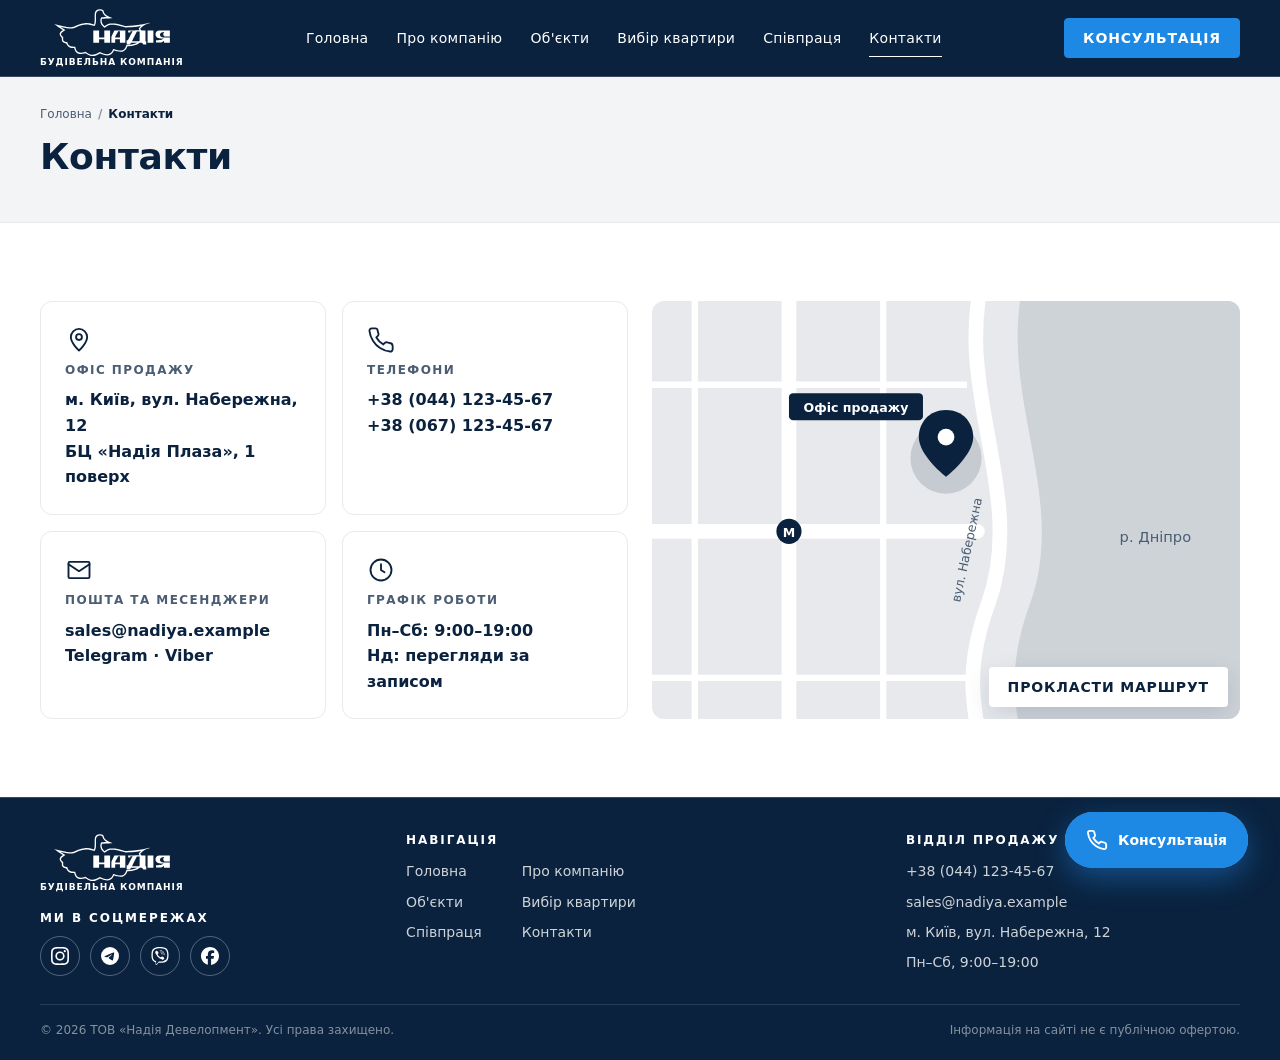
<file: html/contacts.html>
<!DOCTYPE html>
<html lang="uk">
<head>
  <meta charset="UTF-8">
  <meta name="viewport" content="width=device-width, initial-scale=1">
  <title>Контакти — Надія Девелопмент</title>
  <meta name="description" content="Надія Девелопмент — будівництво житлових комплексів, продаж квартир від забудовника.">
  <meta name="theme-color" content="#0a223e">
  <link rel="icon" href="../assets/icons/favicon.svg" type="image/svg+xml">
  <link rel="stylesheet" href="../css/base.css">
  <link rel="stylesheet" href="../css/components.css">
  <link rel="stylesheet" href="../css/pages.css">
  <script src="../js/main.js" defer></script>
</head>
<body class="page-contacts">
  <a class="skip-link" href="#main">Перейти до змісту</a>

  <header class="site-header" id="top">
    <div class="container site-header__inner">
      <a class="logo" href="../index.html">
        <img src="../assets/img/logo.svg" alt="Надія — на головну" width="301" height="122">
        <span class="logo__caption">Будівельна компанія</span>
      </a>

      <nav class="main-nav" id="main-nav" aria-label="Головне меню">
        <ul class="main-nav__list">
          <li><a class="main-nav__link" href="../index.html">Головна</a></li>
          <li><a class="main-nav__link" href="about.html">Про компанію</a></li>
          <li><a class="main-nav__link" href="properties.html">Об'єкти</a></li>
          <li><a class="main-nav__link" href="apartments.html">Вибір квартири</a></li>
          <li><a class="main-nav__link" href="cooperation.html">Співпраця</a></li>
          <li><a class="main-nav__link" href="contacts.html" aria-current="page">Контакти</a></li>
        </ul>
        <div class="main-nav__extra">
          <a class="main-nav__phone" href="tel:+380441234567">+38 (044) 123-45-67</a>
          <p class="main-nav__hours">Пн–Сб, 9:00–19:00</p>
          <button class="btn btn--light btn--block" type="button" data-open-contact>Залишити заявку</button>
        </div>
      </nav>

      <div class="site-header__actions">
        <a class="header-phone" href="tel:+380441234567">+38 (044) 123-45-67</a>
        <button class="btn btn--outline-light btn--sm header-cta" type="button" data-open-contact>Консультація</button>
        <button class="burger" type="button" aria-expanded="false" aria-controls="main-nav" aria-label="Відкрити меню">
          <span class="burger__line"></span>
        </button>
      </div>
    </div>
  </header>

  <main id="main">
    <section class="page-head">
      <div class="container">
        <nav class="breadcrumbs" aria-label="Хлібні крихти">
          <ol>
            <li><a href="../index.html">Головна</a></li>
            <li aria-current="page">Контакти</li>
          </ol>
        </nav>
        <h1>Контакти</h1>
      </div>
    </section>

    <section class="section">
      <div class="container contacts-layout">
        <ul class="contact-cards">
          <li class="contact-card">
            <svg class="contact-card__icon" width="28" height="28" viewBox="0 0 24 24" fill="none" stroke="currentColor" stroke-width="1.6" stroke-linecap="round" stroke-linejoin="round" aria-hidden="true"><path d="M12 21s-7-6.2-7-11.5A7 7 0 0 1 19 9.5C19 14.8 12 21 12 21z"/><circle cx="12" cy="9.5" r="2.5"/></svg>
            <h2 class="contact-card__title">Офіс продажу</h2>
            <p>м. Київ, вул. Набережна, 12<br>БЦ «Надія Плаза», 1 поверх</p>
          </li>
          <li class="contact-card">
            <svg class="contact-card__icon" width="28" height="28" viewBox="0 0 24 24" fill="none" stroke="currentColor" stroke-width="1.6" stroke-linecap="round" stroke-linejoin="round" aria-hidden="true"><path d="M22 16.9v3a2 2 0 0 1-2.2 2 19.8 19.8 0 0 1-8.6-3.1 19.5 19.5 0 0 1-6-6A19.8 19.8 0 0 1 2.1 4.2 2 2 0 0 1 4.1 2h3a2 2 0 0 1 2 1.7c.1.9.4 1.8.7 2.7a2 2 0 0 1-.5 2.1L8 9.8a16 16 0 0 0 6 6l1.3-1.3a2 2 0 0 1 2.1-.4c.9.3 1.8.6 2.7.7a2 2 0 0 1 1.7 2z"/></svg>
            <h2 class="contact-card__title">Телефони</h2>
            <p><a href="tel:+380441234567">+38 (044) 123-45-67</a><br><a href="tel:+380671234567">+38 (067) 123-45-67</a></p>
          </li>
          <li class="contact-card">
            <svg class="contact-card__icon" width="28" height="28" viewBox="0 0 24 24" fill="none" stroke="currentColor" stroke-width="1.6" stroke-linecap="round" stroke-linejoin="round" aria-hidden="true"><rect x="3" y="5" width="18" height="14" rx="1"/><path d="M3 7l9 6 9-6"/></svg>
            <h2 class="contact-card__title">Пошта та месенджери</h2>
            <p><a href="mailto:sales@nadiya.example">sales@nadiya.example</a><br><a href="#">Telegram</a> · <a href="#">Viber</a></p>
          </li>
          <li class="contact-card">
            <svg class="contact-card__icon" width="28" height="28" viewBox="0 0 24 24" fill="none" stroke="currentColor" stroke-width="1.6" stroke-linecap="round" stroke-linejoin="round" aria-hidden="true"><circle cx="12" cy="12" r="9"/><path d="M12 7v5l3 2"/></svg>
            <h2 class="contact-card__title">Графік роботи</h2>
            <p>Пн–Сб: 9:00–19:00<br>Нд: перегляди за записом</p>
          </li>
        </ul>
        <div class="map map--contacts">
          <svg class="map__svg" viewBox="0 40 600 400" preserveAspectRatio="xMidYMid slice" role="img" aria-label="Схема проїзду до офісу продажу">
            <rect width="600" height="520" fill="#e7e9ec"/>
            <path d="M380 0 C340 120 420 220 380 330 S400 470 360 520 L600 520 L600 0Z" fill="#ced3d8"/>
            <text x="500" y="270" text-anchor="middle" font-size="14" fill="#4a5d73" font-family="system-ui, sans-serif">р. Дніпро</text>
            <g stroke="#fff" stroke-width="14" fill="none" stroke-linecap="round">
              <path d="M340 0 C300 120 380 220 340 330 S360 470 320 520"/>
              <path d="M0 260 H330"/>
              <path d="M150 0 V520"/>
            </g>
            <g stroke="#fff" stroke-width="6" fill="none">
              <path d="M0 120 H320"/>
              <path d="M0 400 H330"/>
              <path d="M60 0 V520"/>
              <path d="M240 0 V520"/>
            </g>
            <text x="250" y="250" font-size="12" fill="#4a5d73" font-family="system-ui, sans-serif" transform="rotate(-78 330 250)">вул. Набережна</text>
            <circle cx="150" cy="260" r="12" fill="#0a223e"/>
            <text x="150" y="265" text-anchor="middle" font-size="12" font-weight="700" fill="#fff" font-family="system-ui, sans-serif">М</text>
            <g transform="translate(300 190)">
              <circle r="34" fill="#0a223e" opacity="0.15"/>
              <path d="M0 -38 C-16 -38 -26 -26 -26 -12 C-26 6 0 26 0 26 C0 26 26 6 26 -12 C26 -26 16 -38 0 -38Z" fill="#0a223e" transform="translate(0 -8)"/>
              <circle cy="-20" r="8" fill="#fff"/>
            </g>
            <rect x="150" y="128" width="128" height="26" rx="4" fill="#0a223e"/>
            <text x="214" y="146" text-anchor="middle" font-size="12" font-weight="700" fill="#fff" font-family="system-ui, sans-serif">Офіс продажу</text>
          </svg>
          <a class="map__link btn btn--light btn--sm" href="https://maps.google.com/?q=50.45,30.53" target="_blank" rel="noopener">Прокласти маршрут</a>
        </div>
      </div>
    </section>
  </main>

  <footer class="site-footer">
    <div class="container">
      <div class="site-footer__grid">
        <div class="site-footer__brand">
          <a class="logo logo--footer" href="../index.html">
            <img src="../assets/img/logo.svg" alt="Надія" width="301" height="122" loading="lazy">
            <span class="logo__caption">Будівельна компанія</span>
          </a>
          <h2 class="site-footer__title site-footer__title--social">Ми в соцмережах</h2>
          <ul class="site-footer__social">
            <li><a href="#" aria-label="Instagram"><img src="../assets/icons/social/instagram-white.svg" alt="" width="20" height="20"></a></li>
            <li><a href="#" aria-label="Telegram"><img src="../assets/icons/social/telegram-white.svg" alt="" width="20" height="20"></a></li>
            <li><a href="#" aria-label="Viber"><img src="../assets/icons/social/viber-white.svg" alt="" width="20" height="20"></a></li>
            <li><a href="#" aria-label="Facebook"><img src="../assets/icons/social/facebook-white.svg" alt="" width="20" height="20"></a></li>
          </ul>
        </div>
        <div>
          <h2 class="site-footer__title">Навігація</h2>
          <ul class="site-footer__list site-footer__list--nav">
            <li><a href="../index.html">Головна</a></li>
            <li><a href="about.html">Про компанію</a></li>
            <li><a href="properties.html">Об'єкти</a></li>
            <li><a href="apartments.html">Вибір квартири</a></li>
            <li><a href="cooperation.html">Співпраця</a></li>
            <li><a href="contacts.html">Контакти</a></li>
          </ul>
        </div>
        <div>
          <h2 class="site-footer__title">Відділ продажу</h2>
          <ul class="site-footer__list">
            <li><a href="tel:+380441234567">+38 (044) 123-45-67</a></li>
            <li><a href="mailto:sales@nadiya.example">sales@nadiya.example</a></li>
            <li>м. Київ, вул. Набережна, 12</li>
            <li>Пн–Сб, 9:00–19:00</li>
          </ul>
        </div>
      </div>
      <div class="site-footer__bottom">
        <p>© 2026 ТОВ «Надія Девелопмент». Усі права захищено.</p>
        <p>Інформація на сайті не є публічною офертою.</p>
      </div>
    </div>
  </footer>

  <!-- Quick-access contact button (every page) -->
  <button class="fab" type="button" data-open-contact aria-label="Консультація: залишити заявку відділу продажу">
    <svg width="22" height="22" viewBox="0 0 24 24" fill="none" stroke="currentColor" stroke-width="2" aria-hidden="true"><path d="M22 16.9v3a2 2 0 0 1-2.2 2 19.8 19.8 0 0 1-8.6-3.1 19.5 19.5 0 0 1-6-6A19.8 19.8 0 0 1 2.1 4.2 2 2 0 0 1 4.1 2h3a2 2 0 0 1 2 1.7c.1.9.4 1.8.7 2.7a2 2 0 0 1-.5 2.1L8 9.8a16 16 0 0 0 6 6l1.3-1.3a2 2 0 0 1 2.1-.4c.9.3 1.8.6 2.7.7a2 2 0 0 1 1.7 2z"/></svg>
    <span class="fab__label">Консультація</span>
  </button>

  <!-- Contact modal -->
  <div class="modal" id="contact-modal" role="dialog" aria-modal="true" aria-labelledby="contact-modal-title" hidden>
    <div class="modal__backdrop" data-close-modal></div>
    <div class="modal__dialog">
      <button class="modal__close" type="button" data-close-modal aria-label="Закрити">×</button>
      <span class="eyebrow">Відділ продажу</span>
      <h2 class="modal__title" id="contact-modal-title">Залиште заявку</h2>
      <p class="muted modal__text">Менеджер зателефонує протягом 15 хвилин у робочий час і відповість на всі запитання.</p>
      <form class="form js-contact-form" novalidate>
        <div class="form__field">
          <label class="form__label" for="cm-type">Тип звернення</label>
          <select class="form__input" id="cm-type" name="type">
            <option value="consultation" selected>Консультація в офісі продажу</option>
            <option value="callback">Зворотний дзвінок</option>
            <option value="booking">Бронювання квартири</option>
            <option value="viewing">Перегляд об'єкта</option>
            <option value="online">Онлайн-консультація</option>
            <option value="availability">Уточнити наявність квартир</option>
            <option value="employment">Працевлаштування</option>
            <option value="contracting">Генпідряд</option>
            <option value="supply">Постачання матеріалів</option>
          </select>
        </div>
        <div class="form__field">
          <label class="form__label" for="cm-name">Ваше ім'я</label>
          <input class="form__input" id="cm-name" name="name" type="text" autocomplete="name" required placeholder="Олена">
        </div>
        <div class="form__field">
          <label class="form__label" for="cm-phone">Телефон</label>
          <input class="form__input" id="cm-phone" name="phone" type="tel" autocomplete="tel" required placeholder="+38 (0__) ___-__-__">
        </div>
        <div class="form__field">
          <label class="form__label" for="cm-project">Житловий комплекс</label>
          <select class="form__input" id="cm-project" name="project">
            <option value="">Ще не визначився</option>
            <option>ЖК «Надія Парк»</option>
            <option>ЖК «Набережний»</option>
            <option>ЖК «Сонячна Гавань»</option>
          </select>
        </div>
        <div class="form__field">
          <label class="form__label" for="cm-message">Коментар</label>
          <textarea class="form__input" id="cm-message" name="message" rows="3" placeholder="Ваше запитання або побажання"></textarea>
        </div>
        <label class="form__check">
          <input type="checkbox" name="agree" required checked>
          <span>Погоджуюсь на обробку персональних даних</span>
        </label>
        <button class="btn btn--primary btn--block" type="submit">Надіслати заявку</button>
      </form>
      <div class="form-success" hidden>
        <p class="form-success__title">Дякуємо!</p>
        <p class="muted">Заявку отримано. Ми зателефонуємо найближчим часом.</p>
      </div>
    </div>
  </div>
</body>
</html>
</file>
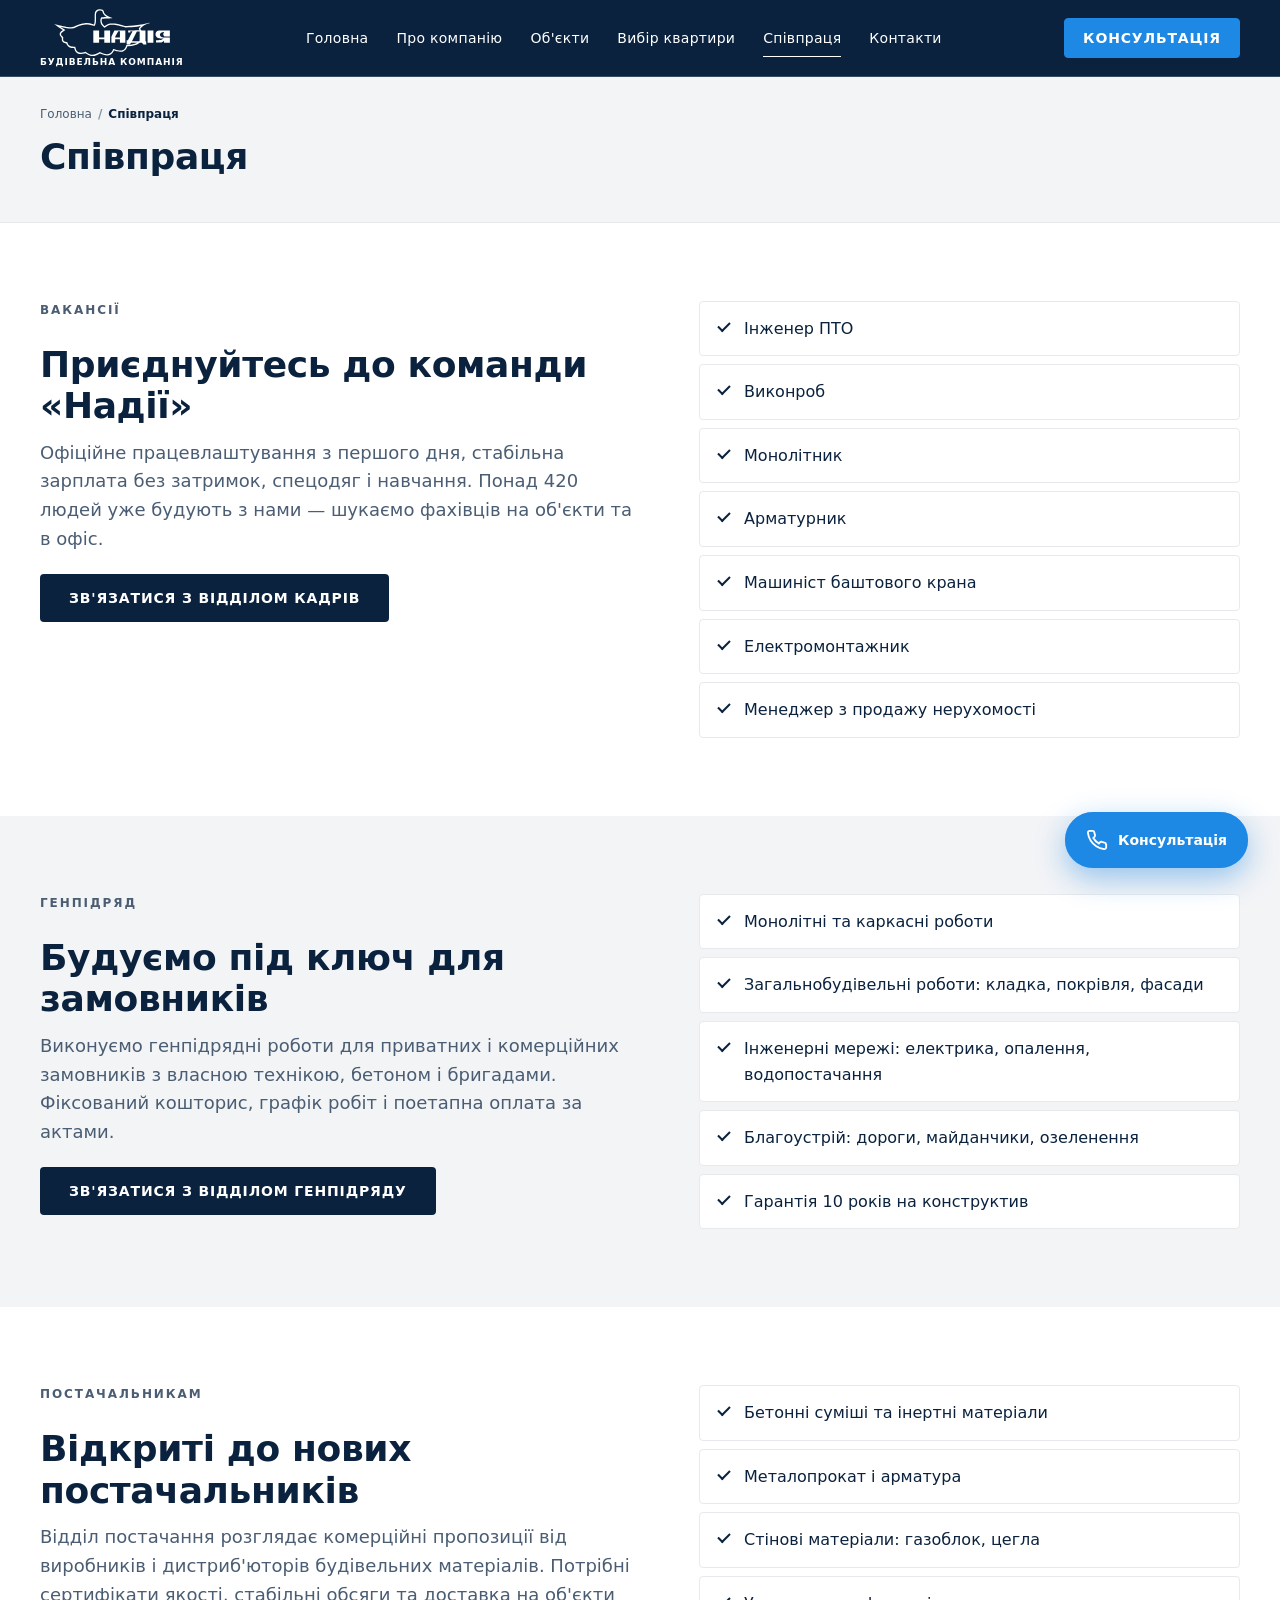
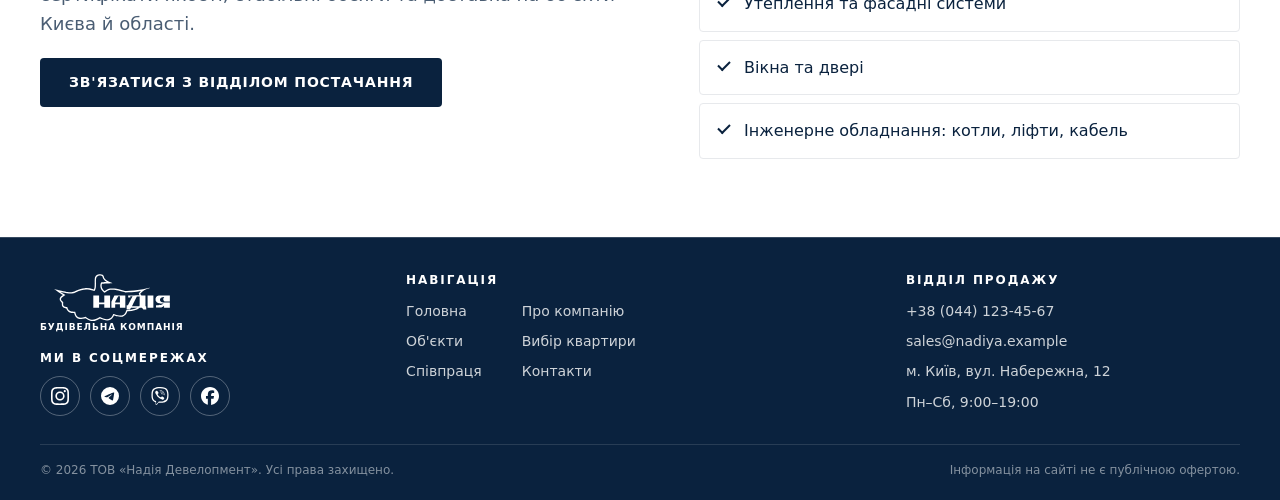
<file: html/cooperation.html>
<!DOCTYPE html>
<html lang="uk">
<head>
  <meta charset="UTF-8">
  <meta name="viewport" content="width=device-width, initial-scale=1">
  <title>Співпраця — Надія Девелопмент</title>
  <meta name="description" content="Надія Девелопмент — будівництво житлових комплексів, продаж квартир від забудовника.">
  <meta name="theme-color" content="#0a223e">
  <link rel="icon" href="../assets/icons/favicon.svg" type="image/svg+xml">
  <link rel="stylesheet" href="../css/base.css">
  <link rel="stylesheet" href="../css/components.css">
  <link rel="stylesheet" href="../css/pages.css">
  <script src="../js/main.js" defer></script>
</head>
<body class="page-cooperation">
  <a class="skip-link" href="#main">Перейти до змісту</a>

  <header class="site-header" id="top">
    <div class="container site-header__inner">
      <a class="logo" href="../index.html">
        <img src="../assets/img/logo.svg" alt="Надія — на головну" width="301" height="122">
        <span class="logo__caption">Будівельна компанія</span>
      </a>

      <nav class="main-nav" id="main-nav" aria-label="Головне меню">
        <ul class="main-nav__list">
          <li><a class="main-nav__link" href="../index.html">Головна</a></li>
          <li><a class="main-nav__link" href="about.html">Про компанію</a></li>
          <li><a class="main-nav__link" href="properties.html">Об'єкти</a></li>
          <li><a class="main-nav__link" href="apartments.html">Вибір квартири</a></li>
          <li><a class="main-nav__link" href="cooperation.html" aria-current="page">Співпраця</a></li>
          <li><a class="main-nav__link" href="contacts.html">Контакти</a></li>
        </ul>
        <div class="main-nav__extra">
          <a class="main-nav__phone" href="tel:+380441234567">+38 (044) 123-45-67</a>
          <p class="main-nav__hours">Пн–Сб, 9:00–19:00</p>
          <button class="btn btn--light btn--block" type="button" data-open-contact>Залишити заявку</button>
        </div>
      </nav>

      <div class="site-header__actions">
        <a class="header-phone" href="tel:+380441234567">+38 (044) 123-45-67</a>
        <button class="btn btn--outline-light btn--sm header-cta" type="button" data-open-contact>Консультація</button>
        <button class="burger" type="button" aria-expanded="false" aria-controls="main-nav" aria-label="Відкрити меню">
          <span class="burger__line"></span>
        </button>
      </div>
    </div>
  </header>

  <main id="main">
    <section class="page-head">
      <div class="container">
        <nav class="breadcrumbs" aria-label="Хлібні крихти">
          <ol>
            <li><a href="../index.html">Головна</a></li>
            <li aria-current="page">Співпраця</li>
          </ol>
        </nav>
        <h1>Співпраця</h1>
      </div>
    </section>

    <section class="section coop" id="vacancies" aria-labelledby="vacancies-title">
      <div class="container coop__inner">
        <div class="coop__text">
          <span class="eyebrow">Вакансії</span>
          <h2 id="vacancies-title">Приєднуйтесь до команди «Надії»</h2>
          <p class="lead">Офіційне працевлаштування з першого дня, стабільна зарплата без затримок, спецодяг і навчання. Понад 420 людей уже будують з нами — шукаємо фахівців на об'єкти та в офіс.</p>
          <button class="btn btn--primary" type="button" data-open-contact data-request-type="employment" data-message="Цікавить вакансія: ">Зв'язатися з відділом кадрів</button>
        </div>
        <ul class="coop__list">
            <li>Інженер ПТО</li>
            <li>Виконроб</li>
            <li>Монолітник</li>
            <li>Арматурник</li>
            <li>Машиніст баштового крана</li>
            <li>Електромонтажник</li>
            <li>Менеджер з продажу нерухомості</li>
        </ul>
      </div>
    </section>

    <section class="section section--alt coop" id="contracting" aria-labelledby="contracting-title">
      <div class="container coop__inner">
        <div class="coop__text">
          <span class="eyebrow">Генпідряд</span>
          <h2 id="contracting-title">Будуємо під ключ для замовників</h2>
          <p class="lead">Виконуємо генпідрядні роботи для приватних і комерційних замовників з власною технікою, бетоном і бригадами. Фіксований кошторис, графік робіт і поетапна оплата за актами.</p>
          <button class="btn btn--primary" type="button" data-open-contact data-request-type="contracting" data-message="Цікавить генпідряд">Зв'язатися з відділом генпідряду</button>
        </div>
        <ul class="coop__list">
            <li>Монолітні та каркасні роботи</li>
            <li>Загальнобудівельні роботи: кладка, покрівля, фасади</li>
            <li>Інженерні мережі: електрика, опалення, водопостачання</li>
            <li>Благоустрій: дороги, майданчики, озеленення</li>
            <li>Гарантія 10 років на конструктив</li>
        </ul>
      </div>
    </section>

    <section class="section coop" id="supply" aria-labelledby="supply-title">
      <div class="container coop__inner">
        <div class="coop__text">
          <span class="eyebrow">Постачальникам</span>
          <h2 id="supply-title">Відкриті до нових постачальників</h2>
          <p class="lead">Відділ постачання розглядає комерційні пропозиції від виробників і дистриб'юторів будівельних матеріалів. Потрібні сертифікати якості, стабільні обсяги та доставка на об'єкти Києва й області.</p>
          <button class="btn btn--primary" type="button" data-open-contact data-request-type="supply" data-message="Комерційна пропозиція: ">Зв'язатися з відділом постачання</button>
        </div>
        <ul class="coop__list">
            <li>Бетонні суміші та інертні матеріали</li>
            <li>Металопрокат і арматура</li>
            <li>Стінові матеріали: газоблок, цегла</li>
            <li>Утеплення та фасадні системи</li>
            <li>Вікна та двері</li>
            <li>Інженерне обладнання: котли, ліфти, кабель</li>
        </ul>
      </div>
    </section>
  </main>

  <footer class="site-footer">
    <div class="container">
      <div class="site-footer__grid">
        <div class="site-footer__brand">
          <a class="logo logo--footer" href="../index.html">
            <img src="../assets/img/logo.svg" alt="Надія" width="301" height="122" loading="lazy">
            <span class="logo__caption">Будівельна компанія</span>
          </a>
          <h2 class="site-footer__title site-footer__title--social">Ми в соцмережах</h2>
          <ul class="site-footer__social">
            <li><a href="#" aria-label="Instagram"><img src="../assets/icons/social/instagram-white.svg" alt="" width="20" height="20"></a></li>
            <li><a href="#" aria-label="Telegram"><img src="../assets/icons/social/telegram-white.svg" alt="" width="20" height="20"></a></li>
            <li><a href="#" aria-label="Viber"><img src="../assets/icons/social/viber-white.svg" alt="" width="20" height="20"></a></li>
            <li><a href="#" aria-label="Facebook"><img src="../assets/icons/social/facebook-white.svg" alt="" width="20" height="20"></a></li>
          </ul>
        </div>
        <div>
          <h2 class="site-footer__title">Навігація</h2>
          <ul class="site-footer__list site-footer__list--nav">
            <li><a href="../index.html">Головна</a></li>
            <li><a href="about.html">Про компанію</a></li>
            <li><a href="properties.html">Об'єкти</a></li>
            <li><a href="apartments.html">Вибір квартири</a></li>
            <li><a href="cooperation.html">Співпраця</a></li>
            <li><a href="contacts.html">Контакти</a></li>
          </ul>
        </div>
        <div>
          <h2 class="site-footer__title">Відділ продажу</h2>
          <ul class="site-footer__list">
            <li><a href="tel:+380441234567">+38 (044) 123-45-67</a></li>
            <li><a href="mailto:sales@nadiya.example">sales@nadiya.example</a></li>
            <li>м. Київ, вул. Набережна, 12</li>
            <li>Пн–Сб, 9:00–19:00</li>
          </ul>
        </div>
      </div>
      <div class="site-footer__bottom">
        <p>© 2026 ТОВ «Надія Девелопмент». Усі права захищено.</p>
        <p>Інформація на сайті не є публічною офертою.</p>
      </div>
    </div>
  </footer>

  <!-- Quick-access contact button (every page) -->
  <button class="fab" type="button" data-open-contact aria-label="Консультація: залишити заявку відділу продажу">
    <svg width="22" height="22" viewBox="0 0 24 24" fill="none" stroke="currentColor" stroke-width="2" aria-hidden="true"><path d="M22 16.9v3a2 2 0 0 1-2.2 2 19.8 19.8 0 0 1-8.6-3.1 19.5 19.5 0 0 1-6-6A19.8 19.8 0 0 1 2.1 4.2 2 2 0 0 1 4.1 2h3a2 2 0 0 1 2 1.7c.1.9.4 1.8.7 2.7a2 2 0 0 1-.5 2.1L8 9.8a16 16 0 0 0 6 6l1.3-1.3a2 2 0 0 1 2.1-.4c.9.3 1.8.6 2.7.7a2 2 0 0 1 1.7 2z"/></svg>
    <span class="fab__label">Консультація</span>
  </button>

  <!-- Contact modal -->
  <div class="modal" id="contact-modal" role="dialog" aria-modal="true" aria-labelledby="contact-modal-title" hidden>
    <div class="modal__backdrop" data-close-modal></div>
    <div class="modal__dialog">
      <button class="modal__close" type="button" data-close-modal aria-label="Закрити">×</button>
      <span class="eyebrow">Відділ продажу</span>
      <h2 class="modal__title" id="contact-modal-title">Залиште заявку</h2>
      <p class="muted modal__text">Менеджер зателефонує протягом 15 хвилин у робочий час і відповість на всі запитання.</p>
      <form class="form js-contact-form" novalidate>
        <div class="form__field">
          <label class="form__label" for="cm-type">Тип звернення</label>
          <select class="form__input" id="cm-type" name="type">
            <option value="consultation" selected>Консультація в офісі продажу</option>
            <option value="callback">Зворотний дзвінок</option>
            <option value="booking">Бронювання квартири</option>
            <option value="viewing">Перегляд об'єкта</option>
            <option value="online">Онлайн-консультація</option>
            <option value="availability">Уточнити наявність квартир</option>
            <option value="employment">Працевлаштування</option>
            <option value="contracting">Генпідряд</option>
            <option value="supply">Постачання матеріалів</option>
          </select>
        </div>
        <div class="form__field">
          <label class="form__label" for="cm-name">Ваше ім'я</label>
          <input class="form__input" id="cm-name" name="name" type="text" autocomplete="name" required placeholder="Олена">
        </div>
        <div class="form__field">
          <label class="form__label" for="cm-phone">Телефон</label>
          <input class="form__input" id="cm-phone" name="phone" type="tel" autocomplete="tel" required placeholder="+38 (0__) ___-__-__">
        </div>
        <div class="form__field">
          <label class="form__label" for="cm-project">Житловий комплекс</label>
          <select class="form__input" id="cm-project" name="project">
            <option value="">Ще не визначився</option>
            <option>ЖК «Надія Парк»</option>
            <option>ЖК «Набережний»</option>
            <option>ЖК «Сонячна Гавань»</option>
          </select>
        </div>
        <div class="form__field">
          <label class="form__label" for="cm-message">Коментар</label>
          <textarea class="form__input" id="cm-message" name="message" rows="3" placeholder="Ваше запитання або побажання"></textarea>
        </div>
        <label class="form__check">
          <input type="checkbox" name="agree" required checked>
          <span>Погоджуюсь на обробку персональних даних</span>
        </label>
        <button class="btn btn--primary btn--block" type="submit">Надіслати заявку</button>
      </form>
      <div class="form-success" hidden>
        <p class="form-success__title">Дякуємо!</p>
        <p class="muted">Заявку отримано. Ми зателефонуємо найближчим часом.</p>
      </div>
    </div>
  </div>
</body>
</html>
</file>
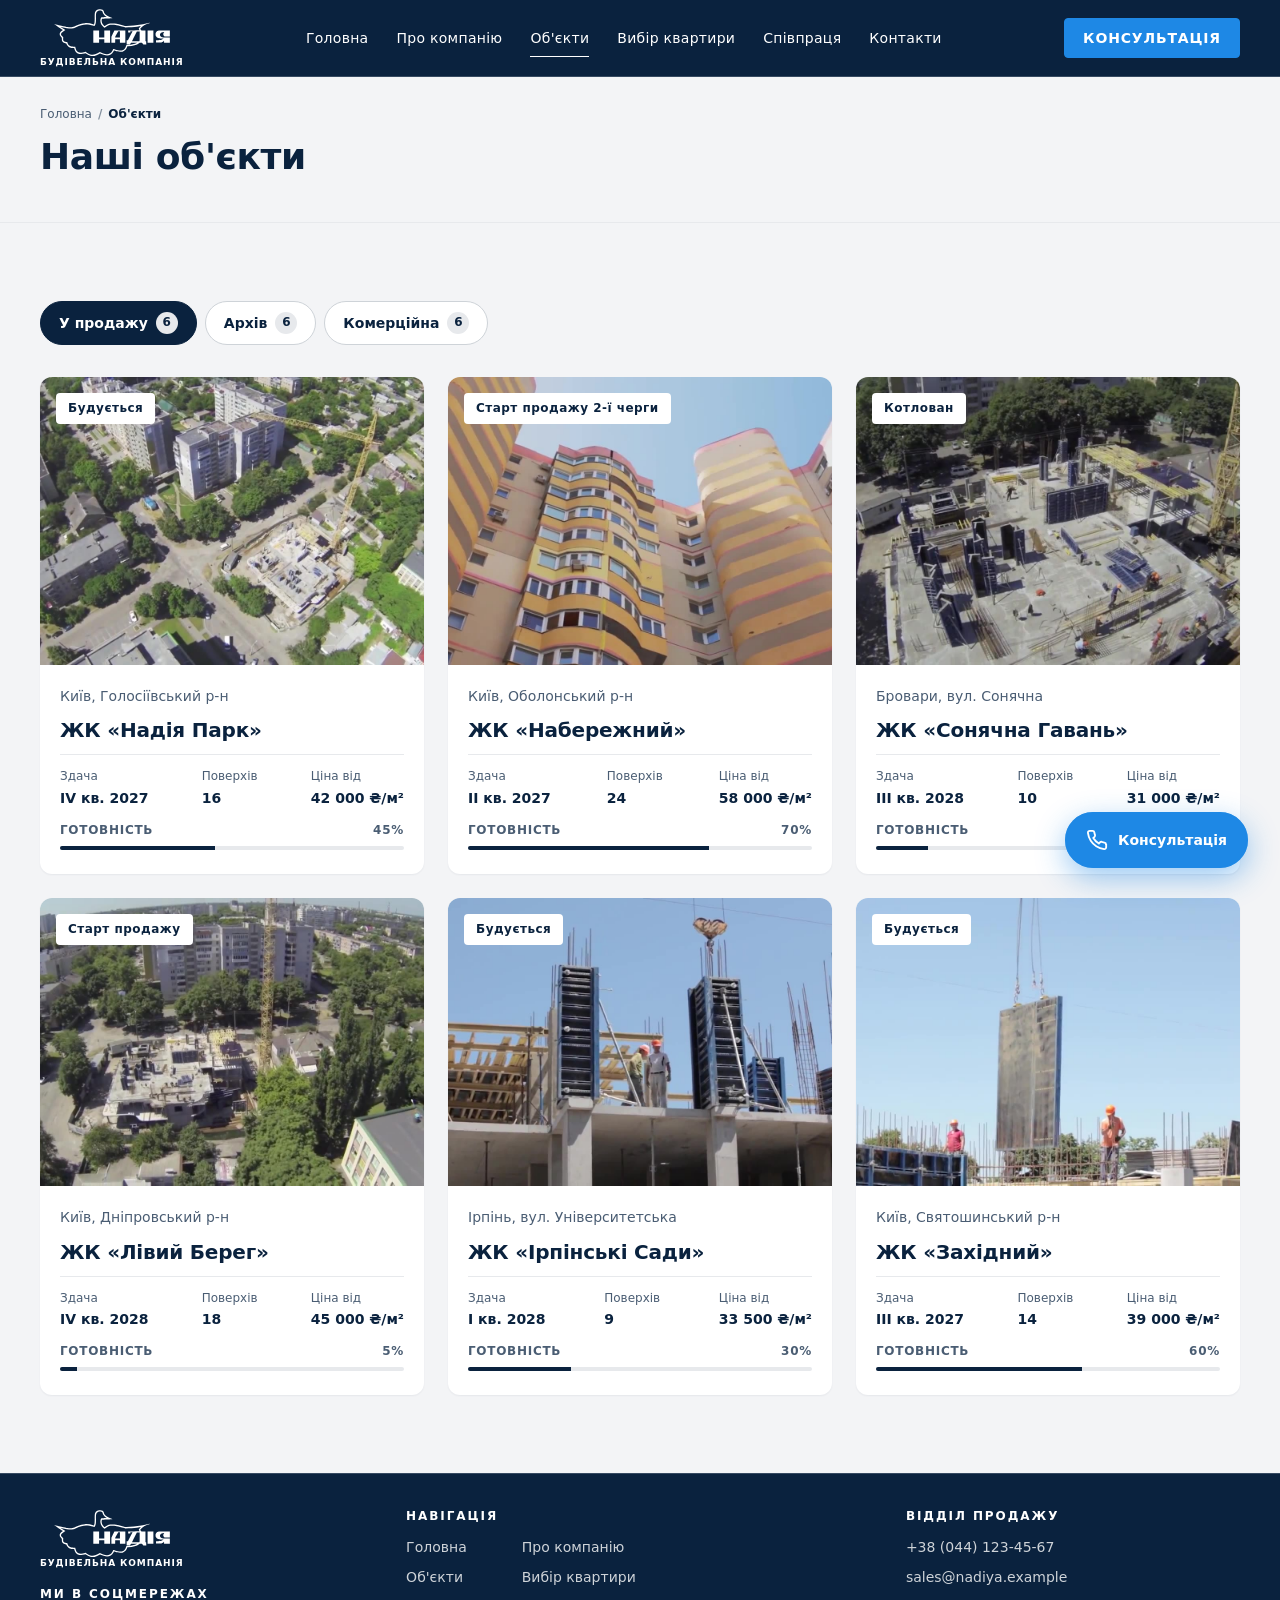
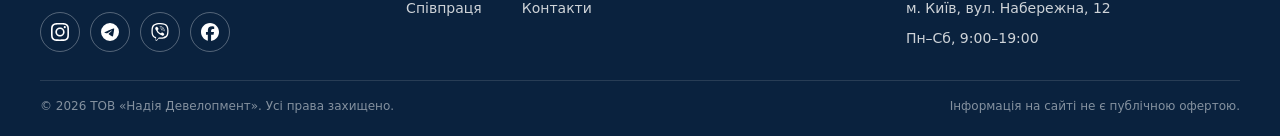
<file: html/properties.html>
<!DOCTYPE html>
<html lang="uk">
<head>
  <meta charset="UTF-8">
  <meta name="viewport" content="width=device-width, initial-scale=1">
  <title>Усі об'єкти — Надія Девелопмент</title>
  <meta name="description" content="Надія Девелопмент — будівництво житлових комплексів, продаж квартир від забудовника.">
  <meta name="theme-color" content="#0a223e">
  <link rel="icon" href="../assets/icons/favicon.svg" type="image/svg+xml">
  <link rel="stylesheet" href="../css/base.css">
  <link rel="stylesheet" href="../css/components.css">
  <link rel="stylesheet" href="../css/pages.css">
  <script src="../js/main.js" defer></script>
  <script src="../js/tabs.js" defer></script>
</head>
<body class="page-properties">
  <a class="skip-link" href="#main">Перейти до змісту</a>

  <header class="site-header" id="top">
    <div class="container site-header__inner">
      <a class="logo" href="../index.html">
        <img src="../assets/img/logo.svg" alt="Надія — на головну" width="301" height="122">
        <span class="logo__caption">Будівельна компанія</span>
      </a>

      <nav class="main-nav" id="main-nav" aria-label="Головне меню">
        <ul class="main-nav__list">
          <li><a class="main-nav__link" href="../index.html">Головна</a></li>
          <li><a class="main-nav__link" href="about.html">Про компанію</a></li>
          <li><a class="main-nav__link" href="properties.html" aria-current="page">Об'єкти</a></li>
          <li><a class="main-nav__link" href="apartments.html">Вибір квартири</a></li>
          <li><a class="main-nav__link" href="cooperation.html">Співпраця</a></li>
          <li><a class="main-nav__link" href="contacts.html">Контакти</a></li>
        </ul>
        <div class="main-nav__extra">
          <a class="main-nav__phone" href="tel:+380441234567">+38 (044) 123-45-67</a>
          <p class="main-nav__hours">Пн–Сб, 9:00–19:00</p>
          <button class="btn btn--light btn--block" type="button" data-open-contact>Залишити заявку</button>
        </div>
      </nav>

      <div class="site-header__actions">
        <a class="header-phone" href="tel:+380441234567">+38 (044) 123-45-67</a>
        <button class="btn btn--outline-light btn--sm header-cta" type="button" data-open-contact>Консультація</button>
        <button class="burger" type="button" aria-expanded="false" aria-controls="main-nav" aria-label="Відкрити меню">
          <span class="burger__line"></span>
        </button>
      </div>
    </div>
  </header>

  <main id="main">
    <section class="page-head">
      <div class="container">
        <nav class="breadcrumbs" aria-label="Хлібні крихти">
          <ol>
            <li><a href="../index.html">Головна</a></li>
            <li aria-current="page">Об'єкти</li>
          </ol>
        </nav>
        <h1>Наші об'єкти</h1>
      </div>
    </section>

    <section class="section section--alt">
      <div class="container">
        <div class="tabs" data-tabs>
          <div class="tabs__list" role="tablist" aria-label="Категорії об'єктів">
            <button class="tabs__tab" type="button" role="tab" id="tab-sale" aria-controls="panel-sale" aria-selected="true">У продажу <span class="tabs__count">6</span></button>
            <button class="tabs__tab" type="button" role="tab" id="tab-archive" aria-controls="panel-archive" aria-selected="false" tabindex="-1">Архів <span class="tabs__count">6</span></button>
            <button class="tabs__tab" type="button" role="tab" id="tab-commercial" aria-controls="panel-commercial" aria-selected="false" tabindex="-1">Комерційна <span class="tabs__count">6</span></button>
          </div>

          <div class="tabs__panel grid grid--3" role="tabpanel" id="panel-sale" aria-labelledby="tab-sale" tabindex="0">
            <article class="project-card">
              <div class="project-card__media">
                <img src="../assets/img/aerial-site.jpg" alt="" width="1280" height="720" loading="lazy">
                <span class="badge">Будується</span>
              </div>
              <div class="project-card__body">
                <p class="project-card__location">Київ, Голосіївський р-н</p>
                <h3 class="project-card__title"><a class="stretched-link" href="property.html">ЖК «Надія Парк»</a></h3>
                <dl class="project-card__facts"><div><dt>Здача</dt><dd>IV кв. 2027</dd></div><div><dt>Поверхів</dt><dd>16</dd></div><div><dt>Ціна від</dt><dd>42 000 ₴/м²</dd></div></dl>
              <div class="progress" role="img" aria-label="Готовність будівництва 45%">
                <span class="progress__label"><span>Готовність</span><span>45%</span></span>
                <span class="progress__track"><span class="progress__bar" style="width: 45%"></span></span>
              </div>
              </div>
            </article>
            <article class="project-card">
              <div class="project-card__media">
                <img src="../assets/img/facade.jpg" alt="" width="1280" height="720" loading="lazy">
                <span class="badge">Старт продажу 2-ї черги</span>
              </div>
              <div class="project-card__body">
                <p class="project-card__location">Київ, Оболонський р-н</p>
                <h3 class="project-card__title"><a class="stretched-link" href="property.html">ЖК «Набережний»</a></h3>
                <dl class="project-card__facts"><div><dt>Здача</dt><dd>II кв. 2027</dd></div><div><dt>Поверхів</dt><dd>24</dd></div><div><dt>Ціна від</dt><dd>58 000 ₴/м²</dd></div></dl>
              <div class="progress" role="img" aria-label="Готовність будівництва 70%">
                <span class="progress__label"><span>Готовність</span><span>70%</span></span>
                <span class="progress__track"><span class="progress__bar" style="width: 70%"></span></span>
              </div>
              </div>
            </article>
            <article class="project-card">
              <div class="project-card__media">
                <img src="../assets/img/site-top.jpg" alt="" width="1280" height="720" loading="lazy">
                <span class="badge">Котлован</span>
              </div>
              <div class="project-card__body">
                <p class="project-card__location">Бровари, вул. Сонячна</p>
                <h3 class="project-card__title"><a class="stretched-link" href="property.html">ЖК «Сонячна Гавань»</a></h3>
                <dl class="project-card__facts"><div><dt>Здача</dt><dd>III кв. 2028</dd></div><div><dt>Поверхів</dt><dd>10</dd></div><div><dt>Ціна від</dt><dd>31 000 ₴/м²</dd></div></dl>
              <div class="progress" role="img" aria-label="Готовність будівництва 15%">
                <span class="progress__label"><span>Готовність</span><span>15%</span></span>
                <span class="progress__track"><span class="progress__bar" style="width: 15%"></span></span>
              </div>
              </div>
            </article>
            <article class="project-card">
              <div class="project-card__media">
                <img src="../assets/img/panorama.jpg" alt="" width="1280" height="720" loading="lazy">
                <span class="badge">Старт продажу</span>
              </div>
              <div class="project-card__body">
                <p class="project-card__location">Київ, Дніпровський р-н</p>
                <h3 class="project-card__title"><a class="stretched-link" href="property.html">ЖК «Лівий Берег»</a></h3>
                <dl class="project-card__facts"><div><dt>Здача</dt><dd>IV кв. 2028</dd></div><div><dt>Поверхів</dt><dd>18</dd></div><div><dt>Ціна від</dt><dd>45 000 ₴/м²</dd></div></dl>
              <div class="progress" role="img" aria-label="Готовність будівництва 5%">
                <span class="progress__label"><span>Готовність</span><span>5%</span></span>
                <span class="progress__track"><span class="progress__bar" style="width: 5%"></span></span>
              </div>
              </div>
            </article>
            <article class="project-card">
              <div class="project-card__media">
                <img src="../assets/img/formwork.jpg" alt="" width="1280" height="720" loading="lazy">
                <span class="badge">Будується</span>
              </div>
              <div class="project-card__body">
                <p class="project-card__location">Ірпінь, вул. Університетська</p>
                <h3 class="project-card__title"><a class="stretched-link" href="property.html">ЖК «Ірпінські Сади»</a></h3>
                <dl class="project-card__facts"><div><dt>Здача</dt><dd>I кв. 2028</dd></div><div><dt>Поверхів</dt><dd>9</dd></div><div><dt>Ціна від</dt><dd>33 500 ₴/м²</dd></div></dl>
              <div class="progress" role="img" aria-label="Готовність будівництва 30%">
                <span class="progress__label"><span>Готовність</span><span>30%</span></span>
                <span class="progress__track"><span class="progress__bar" style="width: 30%"></span></span>
              </div>
              </div>
            </article>
            <article class="project-card">
              <div class="project-card__media">
                <img src="../assets/img/crane.jpg" alt="" width="1280" height="720" loading="lazy">
                <span class="badge">Будується</span>
              </div>
              <div class="project-card__body">
                <p class="project-card__location">Київ, Святошинський р-н</p>
                <h3 class="project-card__title"><a class="stretched-link" href="property.html">ЖК «Західний»</a></h3>
                <dl class="project-card__facts"><div><dt>Здача</dt><dd>III кв. 2027</dd></div><div><dt>Поверхів</dt><dd>14</dd></div><div><dt>Ціна від</dt><dd>39 000 ₴/м²</dd></div></dl>
              <div class="progress" role="img" aria-label="Готовність будівництва 60%">
                <span class="progress__label"><span>Готовність</span><span>60%</span></span>
                <span class="progress__track"><span class="progress__bar" style="width: 60%"></span></span>
              </div>
              </div>
            </article>
          </div>
          <div class="tabs__panel grid grid--3" role="tabpanel" id="panel-archive" aria-labelledby="tab-archive" tabindex="0" hidden>
            <article class="project-card project-card--archive">
              <div class="project-card__media">
                <img src="../assets/img/aerial-tower.jpg" alt="" width="1280" height="720" loading="lazy">
                <span class="badge badge--dark">Зданий у 2023</span>
              </div>
              <div class="project-card__body">
                <p class="project-card__location">Київ, Солом'янський р-н</p>
                <h3 class="project-card__title"><a class="stretched-link" href="property.html">ЖК «Липовий Гай»</a></h3>
                <dl class="project-card__facts"><div><dt>Зданий</dt><dd>2023</dd></div><div><dt>Поверхів</dt><dd>22</dd></div><div><dt>Квартир</dt><dd>412</dd></div></dl>
              </div>
            </article>
            <article class="project-card project-card--archive">
              <div class="project-card__media">
                <img src="../assets/img/panorama.jpg" alt="" width="1280" height="720" loading="lazy">
                <span class="badge badge--dark">Зданий у 2021</span>
              </div>
              <div class="project-card__body">
                <p class="project-card__location">Київ, Дарницький р-н</p>
                <h3 class="project-card__title"><a class="stretched-link" href="property.html">ЖК «Зелений Квартал»</a></h3>
                <dl class="project-card__facts"><div><dt>Зданий</dt><dd>2021</dd></div><div><dt>Будинків</dt><dd>4</dd></div><div><dt>Квартир</dt><dd>968</dd></div></dl>
              </div>
            </article>
            <article class="project-card project-card--archive">
              <div class="project-card__media">
                <img src="../assets/img/formwork.jpg" alt="" width="1280" height="720" loading="lazy">
                <span class="badge badge--dark">Зданий у 2018</span>
              </div>
              <div class="project-card__body">
                <p class="project-card__location">Ірпінь, вул. Садова</p>
                <h3 class="project-card__title"><a class="stretched-link" href="property.html">ЖК «Сімейний»</a></h3>
                <dl class="project-card__facts"><div><dt>Зданий</dt><dd>2018</dd></div><div><dt>Поверхів</dt><dd>9</dd></div><div><dt>Квартир</dt><dd>216</dd></div></dl>
              </div>
            </article>
            <article class="project-card project-card--archive">
              <div class="project-card__media">
                <img src="../assets/img/facade.jpg" alt="" width="1280" height="720" loading="lazy">
                <span class="badge badge--dark">Зданий у 2016</span>
              </div>
              <div class="project-card__body">
                <p class="project-card__location">Київ, Оболонський р-н</p>
                <h3 class="project-card__title"><a class="stretched-link" href="property.html">ЖК «Оболонь Сіті»</a></h3>
                <dl class="project-card__facts"><div><dt>Зданий</dt><dd>2016</dd></div><div><dt>Поверхів</dt><dd>16</dd></div><div><dt>Квартир</dt><dd>288</dd></div></dl>
              </div>
            </article>
            <article class="project-card project-card--archive">
              <div class="project-card__media">
                <img src="../assets/img/aerial-site.jpg" alt="" width="1280" height="720" loading="lazy">
                <span class="badge badge--dark">Зданий у 2014</span>
              </div>
              <div class="project-card__body">
                <p class="project-card__location">Бровари, вул. Гагаріна</p>
                <h3 class="project-card__title"><a class="stretched-link" href="property.html">ЖК «Броварський»</a></h3>
                <dl class="project-card__facts"><div><dt>Зданий</dt><dd>2014</dd></div><div><dt>Поверхів</dt><dd>10</dd></div><div><dt>Квартир</dt><dd>160</dd></div></dl>
              </div>
            </article>
            <article class="project-card project-card--archive">
              <div class="project-card__media">
                <img src="../assets/img/site-top.jpg" alt="" width="1280" height="720" loading="lazy">
                <span class="badge badge--dark">Зданий у 2012</span>
              </div>
              <div class="project-card__body">
                <p class="project-card__location">Ірпінь, вул. Мінеральна</p>
                <h3 class="project-card__title"><a class="stretched-link" href="property.html">ЖК «Перший»</a></h3>
                <dl class="project-card__facts"><div><dt>Зданий</dt><dd>2012</dd></div><div><dt>Поверхів</dt><dd>9</dd></div><div><dt>Квартир</dt><dd>72</dd></div></dl>
              </div>
            </article>
          </div>
          <div class="tabs__panel grid grid--3" role="tabpanel" id="panel-commercial" aria-labelledby="tab-commercial" tabindex="0" hidden>
            <article class="project-card">
              <div class="project-card__media">
                <img src="../assets/img/facade.jpg" alt="" width="1280" height="720" loading="lazy">
                <span class="badge">Оренда / продаж</span>
              </div>
              <div class="project-card__body">
                <p class="project-card__location">ЖК «Набережний», 1 поверх</p>
                <h3 class="project-card__title"><a class="stretched-link" href="property.html">Комерційні приміщення</a></h3>
                <dl class="project-card__facts"><div><dt>Площа</dt><dd>45–320 м²</dd></div><div><dt>Стеля</dt><dd>4,2 м</dd></div><div><dt>Ціна від</dt><dd>64 000 ₴/м²</dd></div></dl>
              </div>
            </article>
            <article class="project-card">
              <div class="project-card__media">
                <img src="../assets/img/aerial-tower.jpg" alt="" width="1280" height="720" loading="lazy">
                <span class="badge">Продаж</span>
              </div>
              <div class="project-card__body">
                <p class="project-card__location">Київ, Солом'янський р-н</p>
                <h3 class="project-card__title"><a class="stretched-link" href="property.html">БЦ «Надія Плаза»</a></h3>
                <dl class="project-card__facts"><div><dt>Площа</dt><dd>12 400 м²</dd></div><div><dt>Клас</dt><dd>B+</dd></div><div><dt>Ціна від</dt><dd>72 000 ₴/м²</dd></div></dl>
              </div>
            </article>
            <article class="project-card">
              <div class="project-card__media">
                <img src="../assets/img/panorama.jpg" alt="" width="1280" height="720" loading="lazy">
                <span class="badge">Оренда</span>
              </div>
              <div class="project-card__body">
                <p class="project-card__location">ЖК «Зелений Квартал»</p>
                <h3 class="project-card__title"><a class="stretched-link" href="property.html">Стріт-ритейл</a></h3>
                <dl class="project-card__facts"><div><dt>Площа</dt><dd>60–180 м²</dd></div><div><dt>Вітрини</dt><dd>так</dd></div><div><dt>Оренда від</dt><dd>650 ₴/м²</dd></div></dl>
              </div>
            </article>
            <article class="project-card">
              <div class="project-card__media">
                <img src="../assets/img/site-top.jpg" alt="" width="1280" height="720" loading="lazy">
                <span class="badge">Продаж</span>
              </div>
              <div class="project-card__body">
                <p class="project-card__location">ЖК «Надія Парк», 1 поверх</p>
                <h3 class="project-card__title"><a class="stretched-link" href="property.html">Приміщення під кав'ярню та аптеку</a></h3>
                <dl class="project-card__facts"><div><dt>Площа</dt><dd>52–140 м²</dd></div><div><dt>Стеля</dt><dd>4,0 м</dd></div><div><dt>Ціна від</dt><dd>60 000 ₴/м²</dd></div></dl>
              </div>
            </article>
            <article class="project-card">
              <div class="project-card__media">
                <img src="../assets/img/aerial-site.jpg" alt="" width="1280" height="720" loading="lazy">
                <span class="badge">Оренда</span>
              </div>
              <div class="project-card__body">
                <p class="project-card__location">Київ, Голосіївський р-н</p>
                <h3 class="project-card__title"><a class="stretched-link" href="property.html">Склад-логістичний комплекс</a></h3>
                <dl class="project-card__facts"><div><dt>Площа</dt><dd>2 400 м²</dd></div><div><dt>Клас</dt><dd>B</dd></div><div><dt>Оренда від</dt><dd>220 ₴/м²</dd></div></dl>
              </div>
            </article>
            <article class="project-card">
              <div class="project-card__media">
                <img src="../assets/img/crane.jpg" alt="" width="1280" height="720" loading="lazy">
                <span class="badge">Продаж</span>
              </div>
              <div class="project-card__body">
                <p class="project-card__location">ЖК «Сонячна Гавань»</p>
                <h3 class="project-card__title"><a class="stretched-link" href="property.html">Підземний паркінг</a></h3>
                <dl class="project-card__facts"><div><dt>Місць</dt><dd>86</dd></div><div><dt>Площа</dt><dd>14–18 м²</dd></div><div><dt>Ціна від</dt><dd>420 000 ₴</dd></div></dl>
              </div>
            </article>
          </div>
        </div>
      </div>
    </section>
  </main>

  <footer class="site-footer">
    <div class="container">
      <div class="site-footer__grid">
        <div class="site-footer__brand">
          <a class="logo logo--footer" href="../index.html">
            <img src="../assets/img/logo.svg" alt="Надія" width="301" height="122" loading="lazy">
            <span class="logo__caption">Будівельна компанія</span>
          </a>
          <h2 class="site-footer__title site-footer__title--social">Ми в соцмережах</h2>
          <ul class="site-footer__social">
            <li><a href="#" aria-label="Instagram"><img src="../assets/icons/social/instagram-white.svg" alt="" width="20" height="20"></a></li>
            <li><a href="#" aria-label="Telegram"><img src="../assets/icons/social/telegram-white.svg" alt="" width="20" height="20"></a></li>
            <li><a href="#" aria-label="Viber"><img src="../assets/icons/social/viber-white.svg" alt="" width="20" height="20"></a></li>
            <li><a href="#" aria-label="Facebook"><img src="../assets/icons/social/facebook-white.svg" alt="" width="20" height="20"></a></li>
          </ul>
        </div>
        <div>
          <h2 class="site-footer__title">Навігація</h2>
          <ul class="site-footer__list site-footer__list--nav">
            <li><a href="../index.html">Головна</a></li>
            <li><a href="about.html">Про компанію</a></li>
            <li><a href="properties.html">Об'єкти</a></li>
            <li><a href="apartments.html">Вибір квартири</a></li>
            <li><a href="cooperation.html">Співпраця</a></li>
            <li><a href="contacts.html">Контакти</a></li>
          </ul>
        </div>
        <div>
          <h2 class="site-footer__title">Відділ продажу</h2>
          <ul class="site-footer__list">
            <li><a href="tel:+380441234567">+38 (044) 123-45-67</a></li>
            <li><a href="mailto:sales@nadiya.example">sales@nadiya.example</a></li>
            <li>м. Київ, вул. Набережна, 12</li>
            <li>Пн–Сб, 9:00–19:00</li>
          </ul>
        </div>
      </div>
      <div class="site-footer__bottom">
        <p>© 2026 ТОВ «Надія Девелопмент». Усі права захищено.</p>
        <p>Інформація на сайті не є публічною офертою.</p>
      </div>
    </div>
  </footer>

  <!-- Quick-access contact button (every page) -->
  <button class="fab" type="button" data-open-contact aria-label="Консультація: залишити заявку відділу продажу">
    <svg width="22" height="22" viewBox="0 0 24 24" fill="none" stroke="currentColor" stroke-width="2" aria-hidden="true"><path d="M22 16.9v3a2 2 0 0 1-2.2 2 19.8 19.8 0 0 1-8.6-3.1 19.5 19.5 0 0 1-6-6A19.8 19.8 0 0 1 2.1 4.2 2 2 0 0 1 4.1 2h3a2 2 0 0 1 2 1.7c.1.9.4 1.8.7 2.7a2 2 0 0 1-.5 2.1L8 9.8a16 16 0 0 0 6 6l1.3-1.3a2 2 0 0 1 2.1-.4c.9.3 1.8.6 2.7.7a2 2 0 0 1 1.7 2z"/></svg>
    <span class="fab__label">Консультація</span>
  </button>

  <!-- Contact modal -->
  <div class="modal" id="contact-modal" role="dialog" aria-modal="true" aria-labelledby="contact-modal-title" hidden>
    <div class="modal__backdrop" data-close-modal></div>
    <div class="modal__dialog">
      <button class="modal__close" type="button" data-close-modal aria-label="Закрити">×</button>
      <span class="eyebrow">Відділ продажу</span>
      <h2 class="modal__title" id="contact-modal-title">Залиште заявку</h2>
      <p class="muted modal__text">Менеджер зателефонує протягом 15 хвилин у робочий час і відповість на всі запитання.</p>
      <form class="form js-contact-form" novalidate>
        <div class="form__field">
          <label class="form__label" for="cm-type">Тип звернення</label>
          <select class="form__input" id="cm-type" name="type">
            <option value="consultation" selected>Консультація в офісі продажу</option>
            <option value="callback">Зворотний дзвінок</option>
            <option value="booking">Бронювання квартири</option>
            <option value="viewing">Перегляд об'єкта</option>
            <option value="online">Онлайн-консультація</option>
            <option value="availability">Уточнити наявність квартир</option>
            <option value="employment">Працевлаштування</option>
            <option value="contracting">Генпідряд</option>
            <option value="supply">Постачання матеріалів</option>
          </select>
        </div>
        <div class="form__field">
          <label class="form__label" for="cm-name">Ваше ім'я</label>
          <input class="form__input" id="cm-name" name="name" type="text" autocomplete="name" required placeholder="Олена">
        </div>
        <div class="form__field">
          <label class="form__label" for="cm-phone">Телефон</label>
          <input class="form__input" id="cm-phone" name="phone" type="tel" autocomplete="tel" required placeholder="+38 (0__) ___-__-__">
        </div>
        <div class="form__field">
          <label class="form__label" for="cm-project">Житловий комплекс</label>
          <select class="form__input" id="cm-project" name="project">
            <option value="">Ще не визначився</option>
            <option>ЖК «Надія Парк»</option>
            <option>ЖК «Набережний»</option>
            <option>ЖК «Сонячна Гавань»</option>
          </select>
        </div>
        <div class="form__field">
          <label class="form__label" for="cm-message">Коментар</label>
          <textarea class="form__input" id="cm-message" name="message" rows="3" placeholder="Ваше запитання або побажання"></textarea>
        </div>
        <label class="form__check">
          <input type="checkbox" name="agree" required checked>
          <span>Погоджуюсь на обробку персональних даних</span>
        </label>
        <button class="btn btn--primary btn--block" type="submit">Надіслати заявку</button>
      </form>
      <div class="form-success" hidden>
        <p class="form-success__title">Дякуємо!</p>
        <p class="muted">Заявку отримано. Ми зателефонуємо найближчим часом.</p>
      </div>
    </div>
  </div>
</body>
</html>
</file>
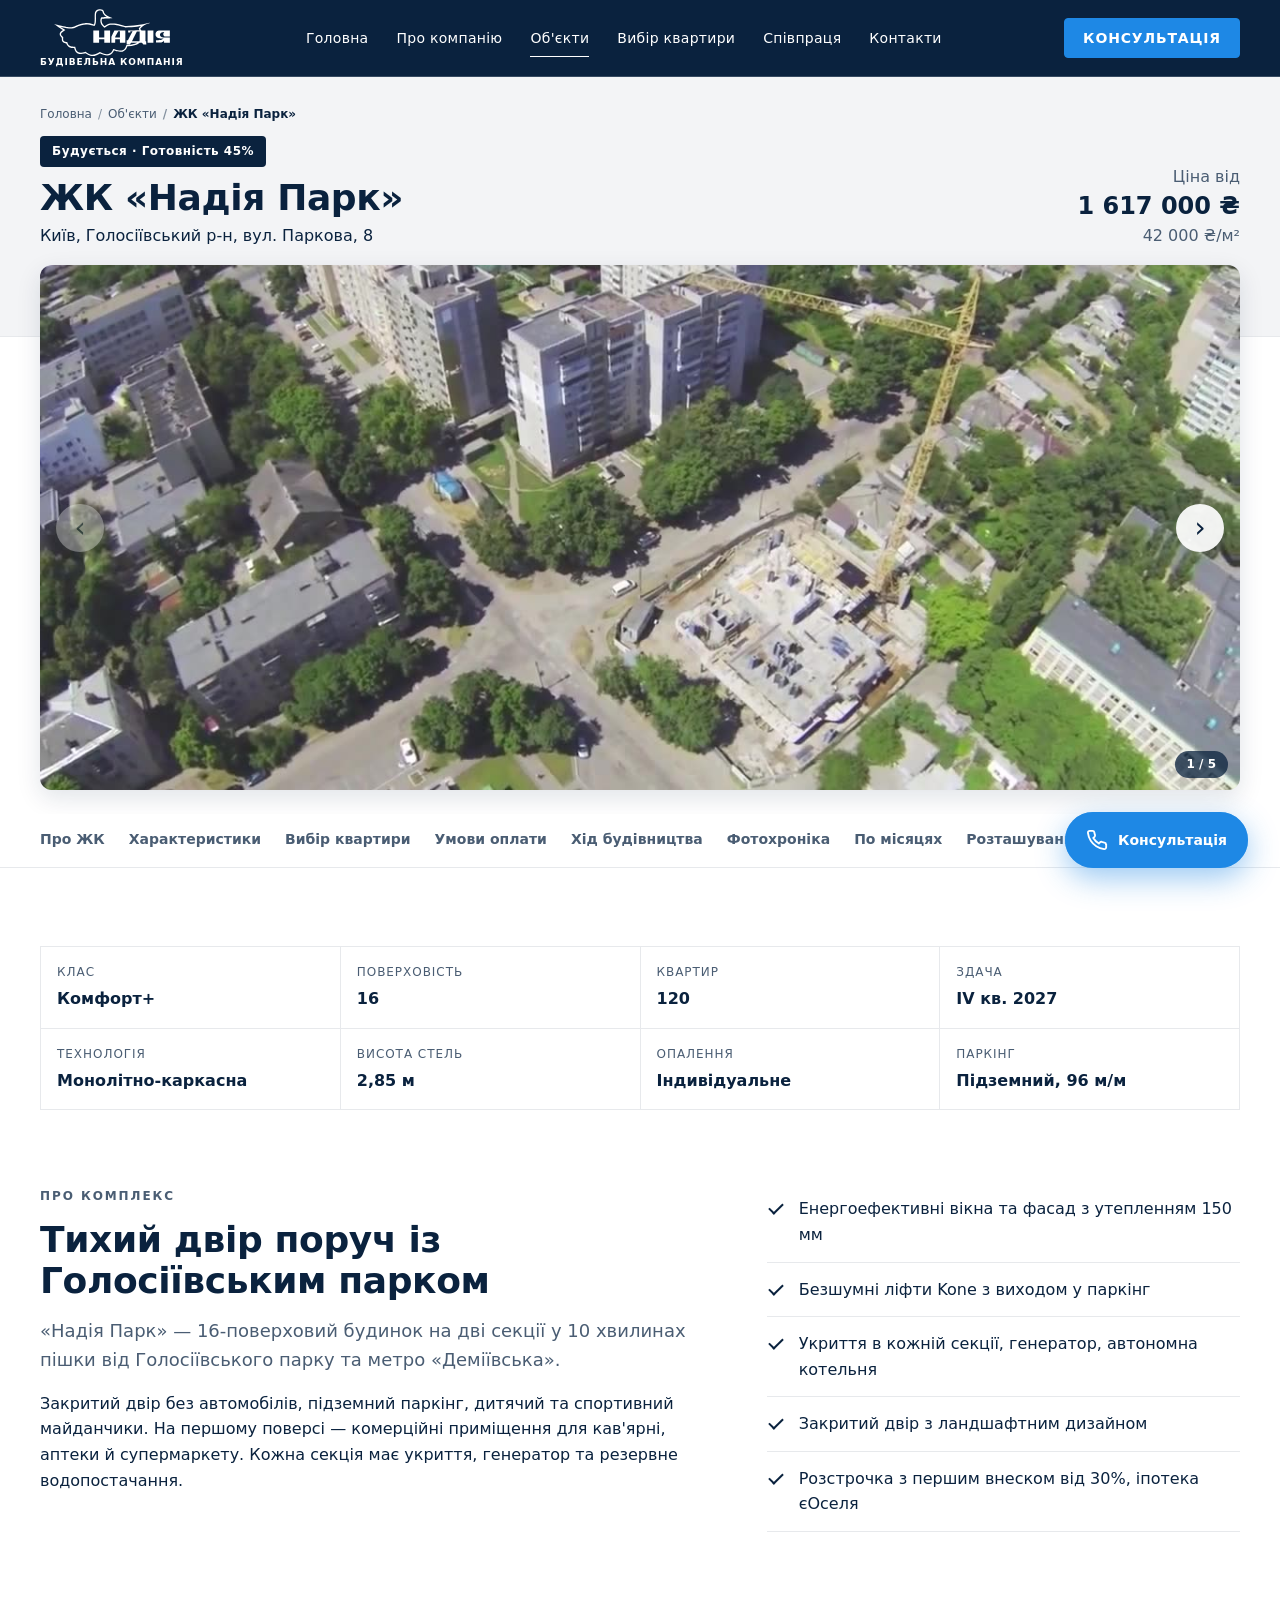
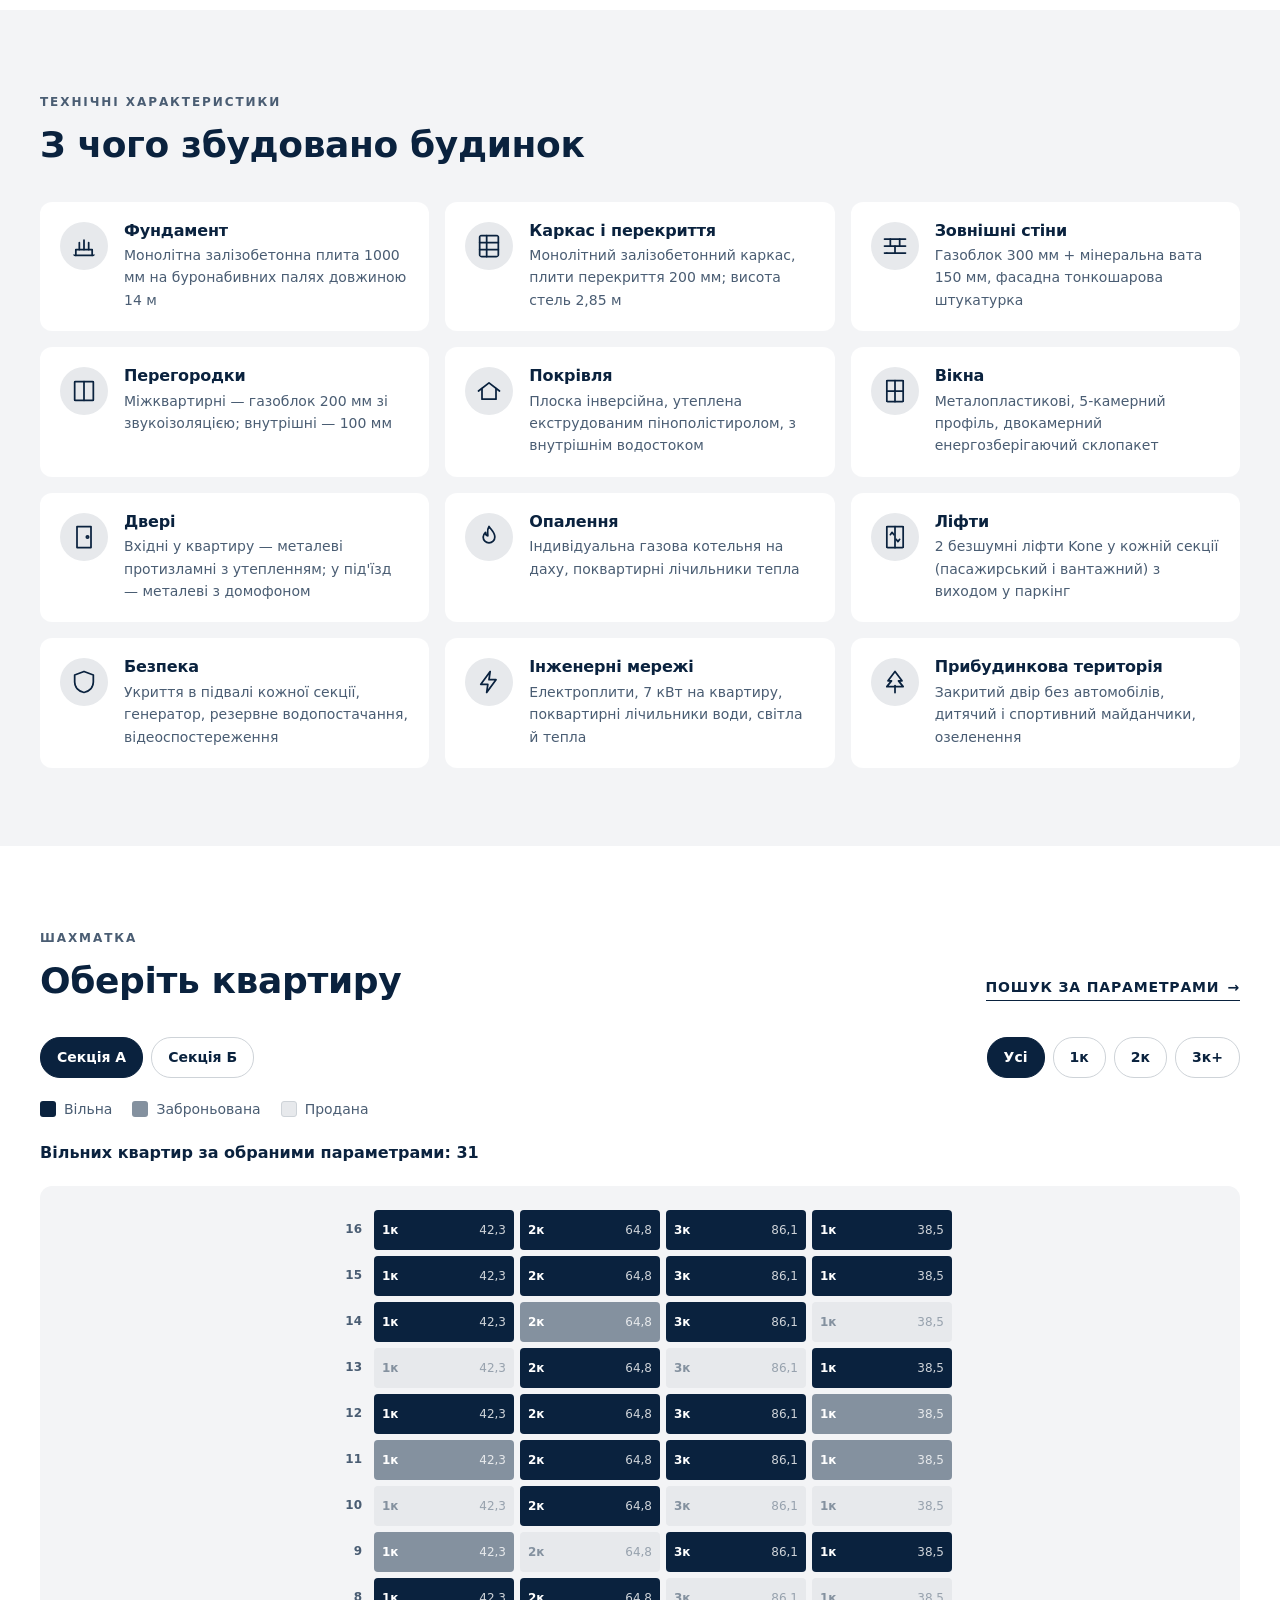
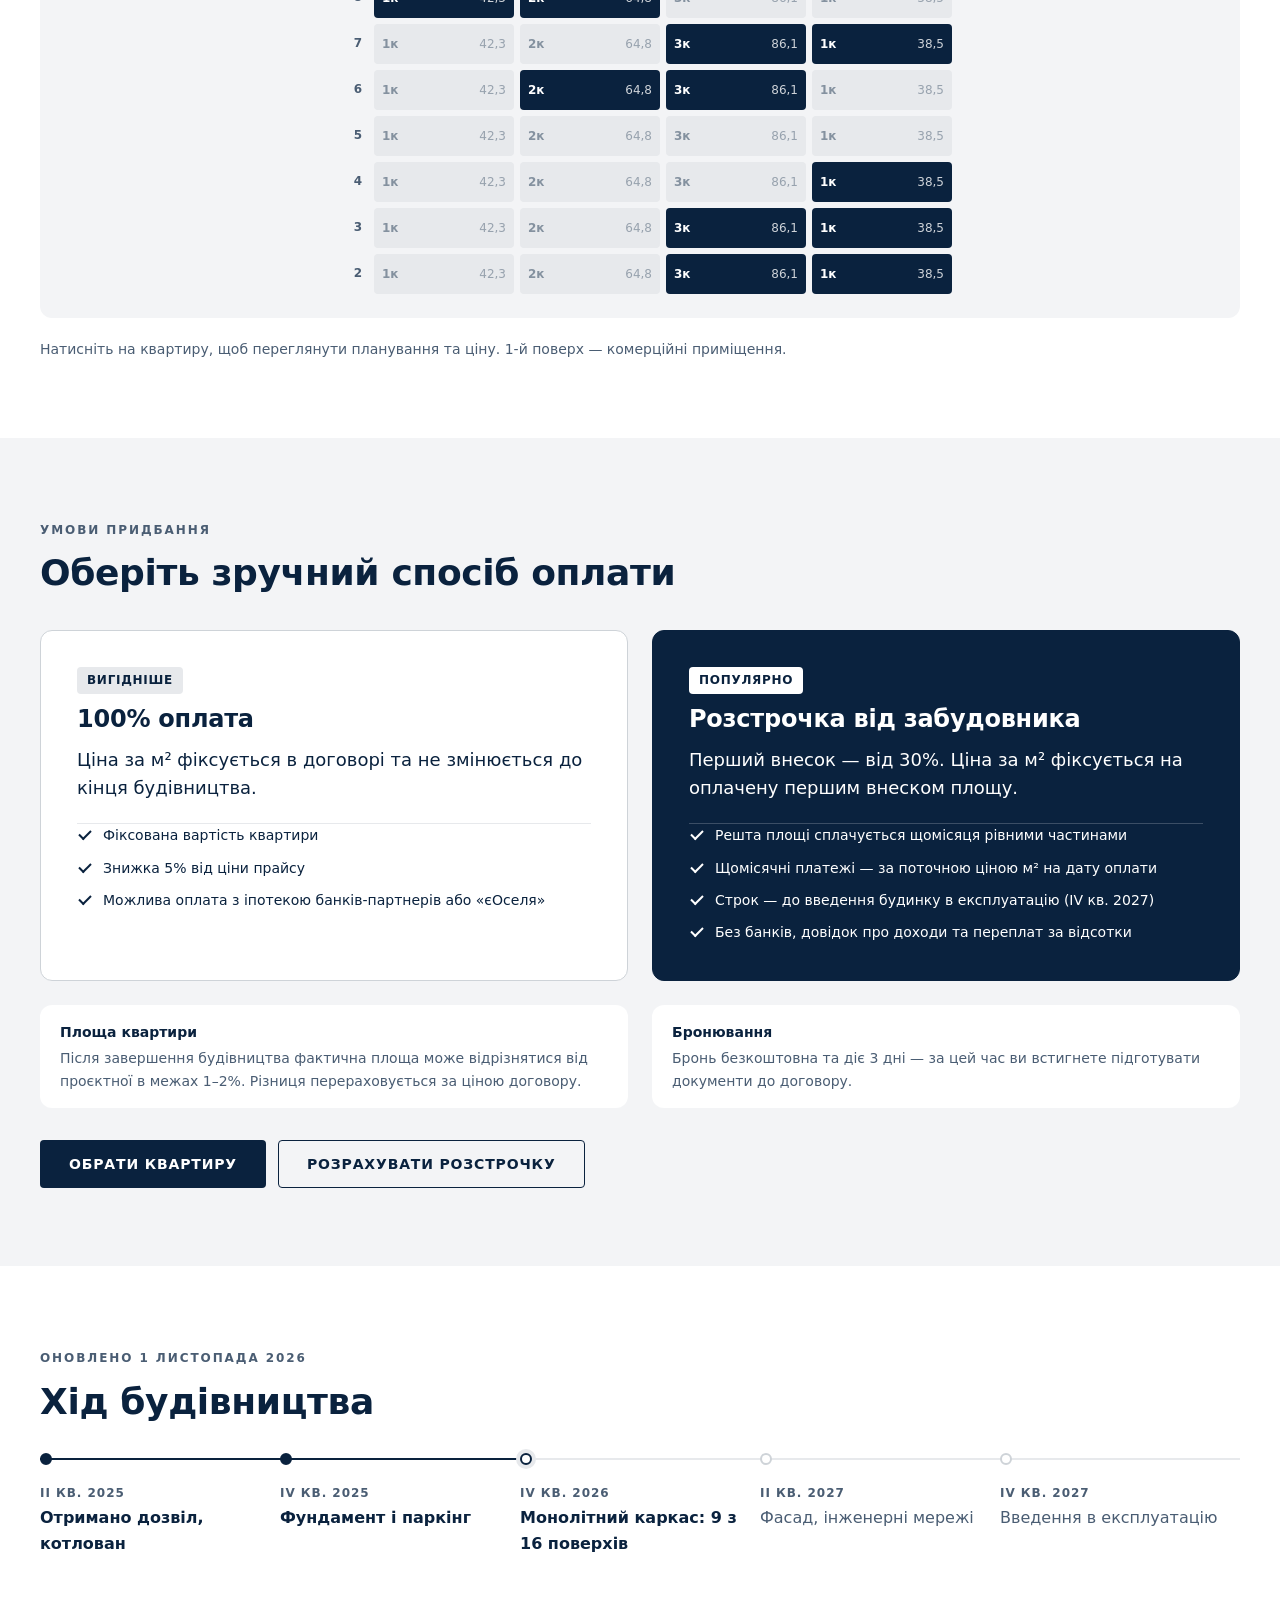
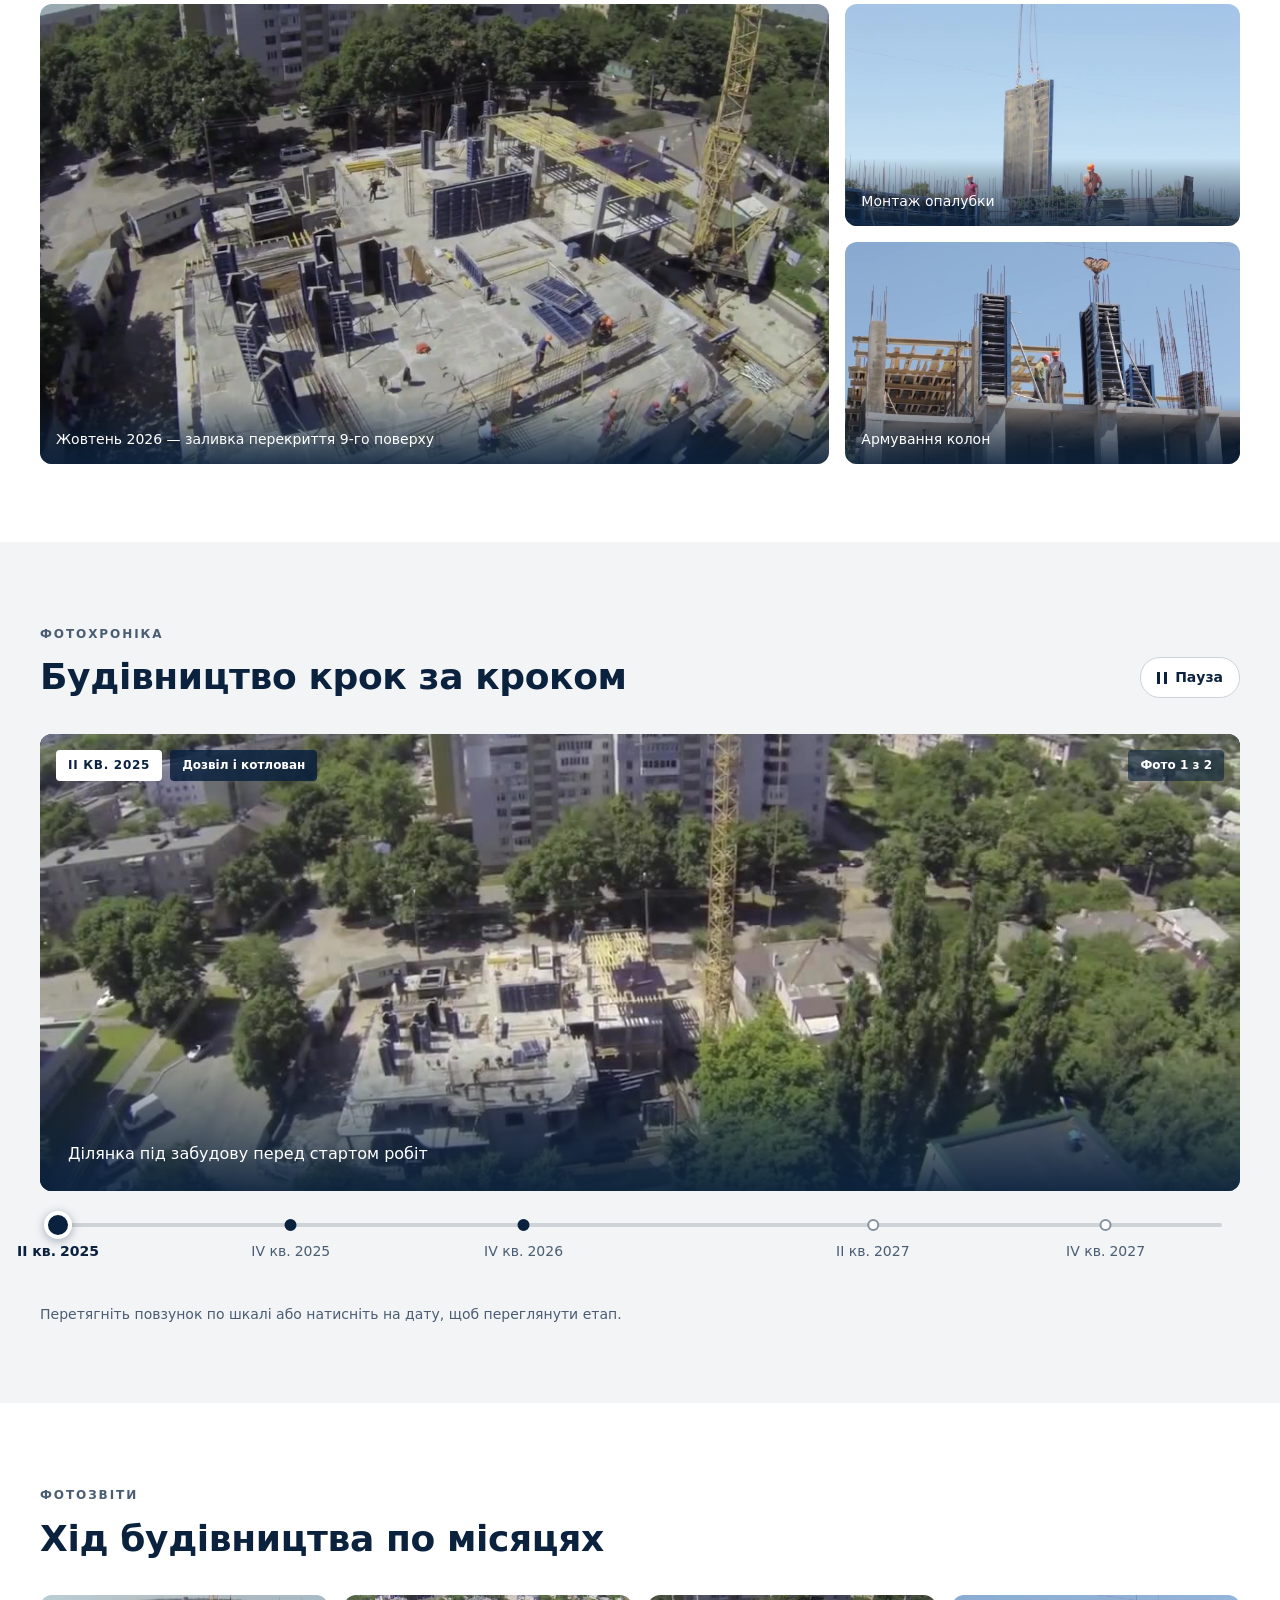
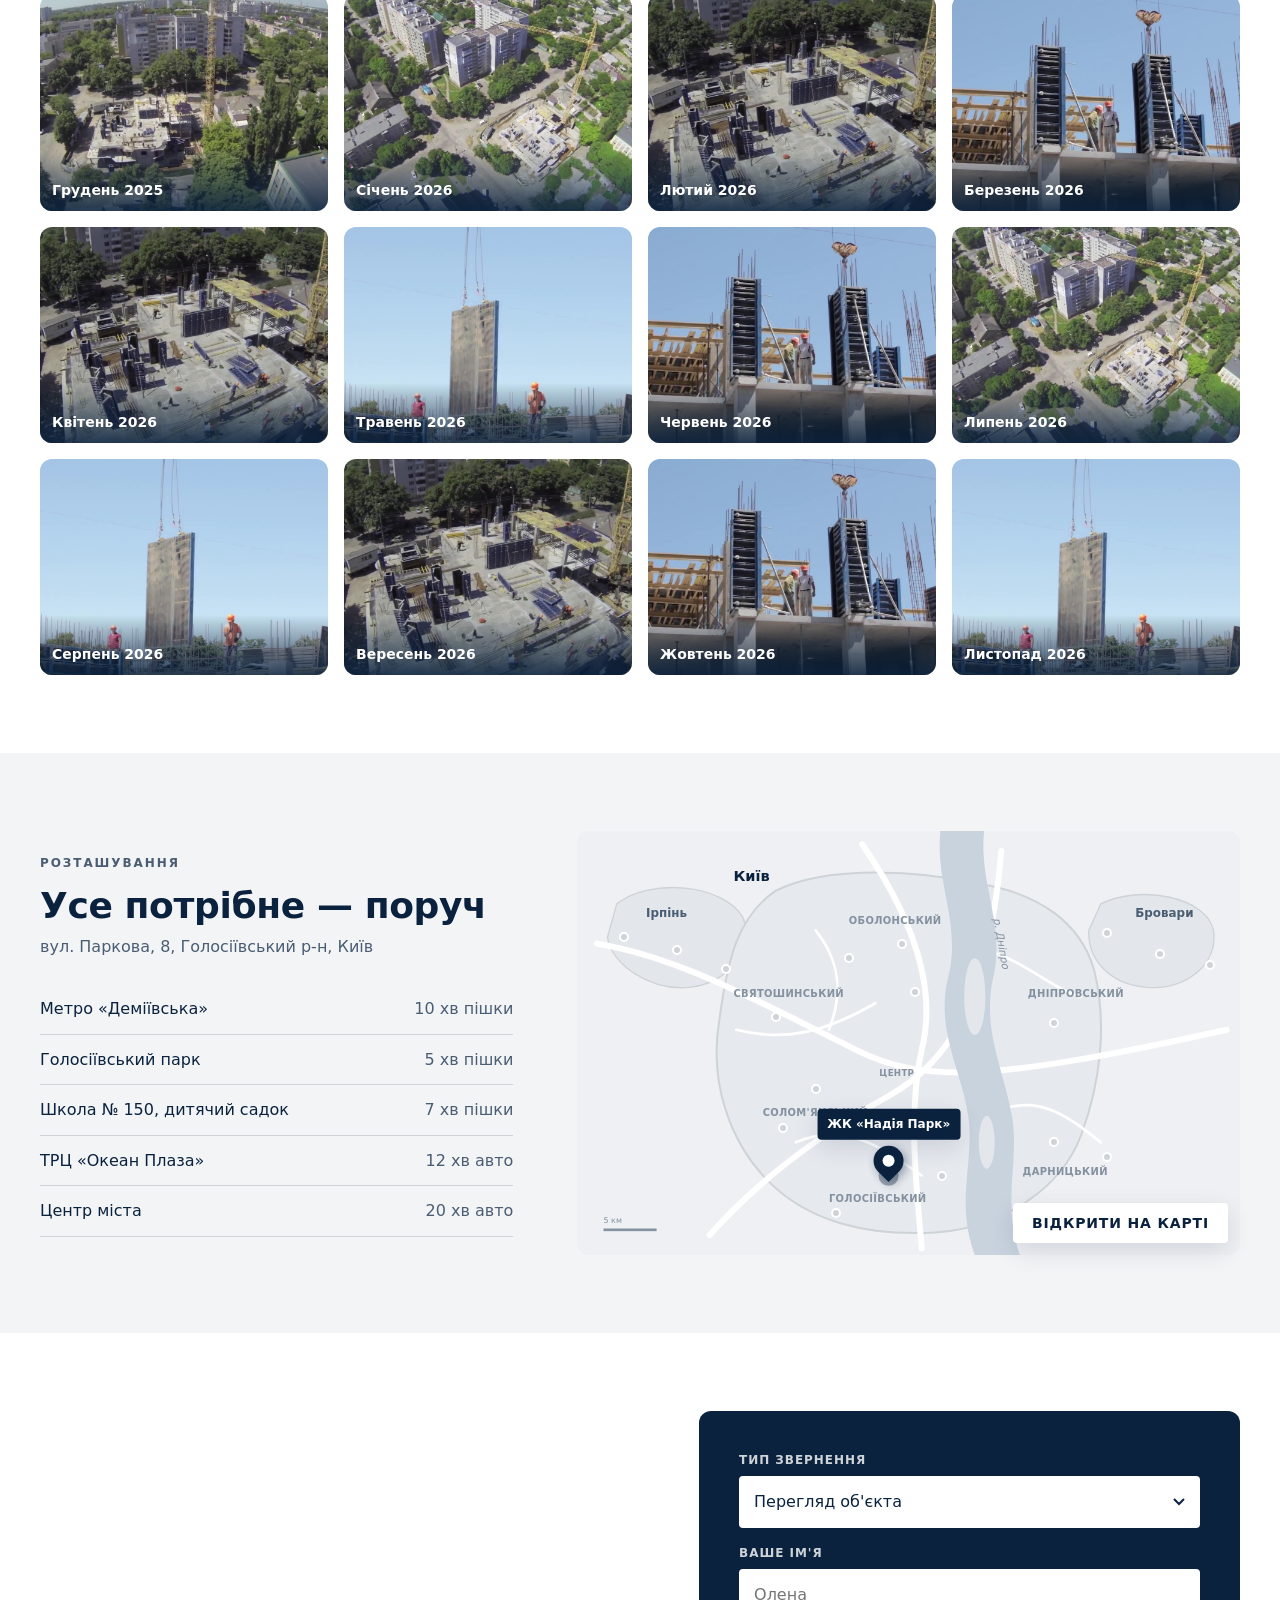
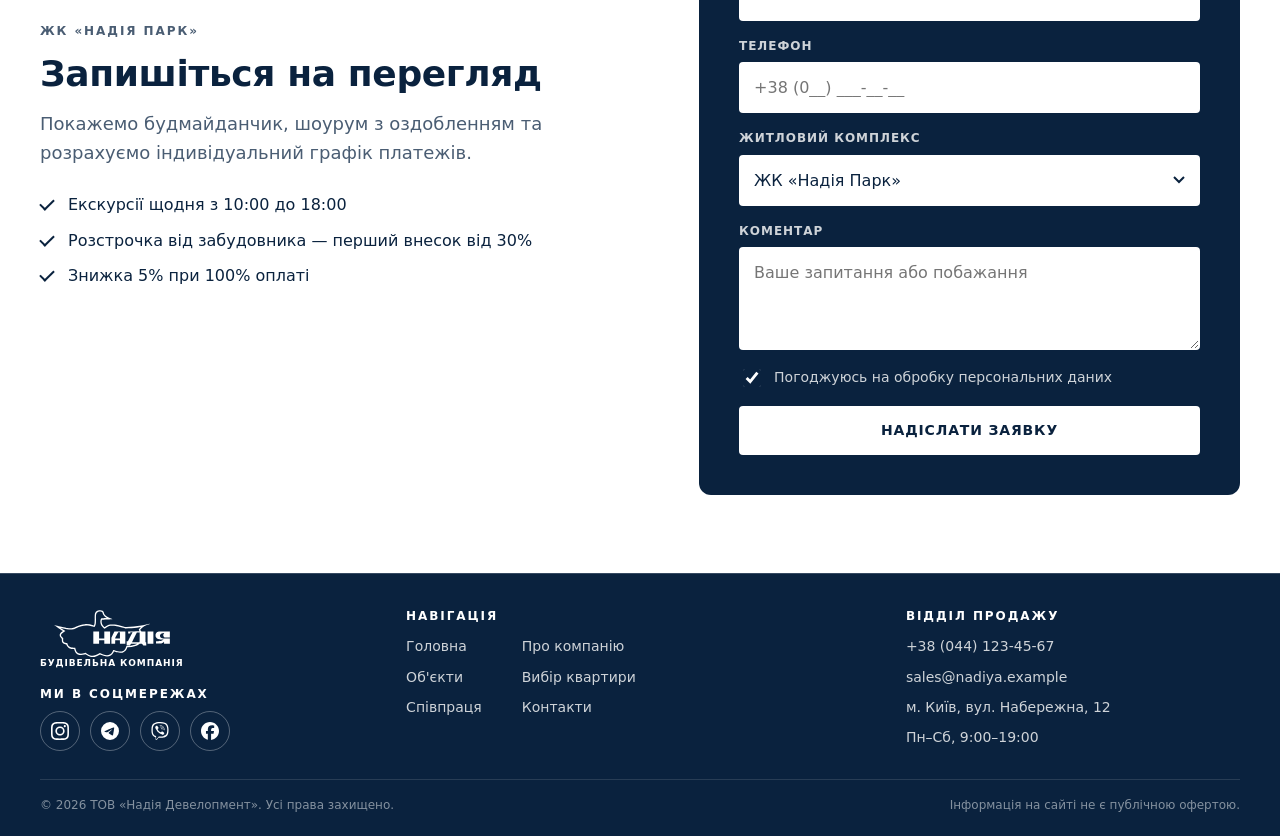
<file: html/property.html>
<!DOCTYPE html>
<html lang="uk">
<head>
  <meta charset="UTF-8">
  <meta name="viewport" content="width=device-width, initial-scale=1">
  <title>ЖК «Надія Парк» — Надія Девелопмент</title>
  <meta name="description" content="Надія Девелопмент — будівництво житлових комплексів, продаж квартир від забудовника.">
  <meta name="theme-color" content="#0a223e">
  <link rel="icon" href="../assets/icons/favicon.svg" type="image/svg+xml">
  <link rel="stylesheet" href="../css/base.css">
  <link rel="stylesheet" href="../css/components.css">
  <link rel="stylesheet" href="../css/pages.css">
  <script src="../js/main.js" defer></script>
  <script src="../js/gallery.js" defer></script>
  <script src="../js/data.js" defer></script>
  <script src="../js/apartment-modal.js" defer></script>
  <script src="../js/chessboard.js" defer></script>
  <script src="../js/subnav.js" defer></script>
  <script src="../js/build-timeline.js" defer></script>
  <script src="../js/monthly-gallery.js" defer></script>
  <script src="../js/objects-map.js" defer></script>
</head>
<body class="page-property">
  <a class="skip-link" href="#main">Перейти до змісту</a>

  <header class="site-header" id="top">
    <div class="container site-header__inner">
      <a class="logo" href="../index.html">
        <img src="../assets/img/logo.svg" alt="Надія — на головну" width="301" height="122">
        <span class="logo__caption">Будівельна компанія</span>
      </a>

      <nav class="main-nav" id="main-nav" aria-label="Головне меню">
        <ul class="main-nav__list">
          <li><a class="main-nav__link" href="../index.html">Головна</a></li>
          <li><a class="main-nav__link" href="about.html">Про компанію</a></li>
          <li><a class="main-nav__link" href="properties.html" aria-current="page">Об'єкти</a></li>
          <li><a class="main-nav__link" href="apartments.html">Вибір квартири</a></li>
          <li><a class="main-nav__link" href="cooperation.html">Співпраця</a></li>
          <li><a class="main-nav__link" href="contacts.html">Контакти</a></li>
        </ul>
        <div class="main-nav__extra">
          <a class="main-nav__phone" href="tel:+380441234567">+38 (044) 123-45-67</a>
          <p class="main-nav__hours">Пн–Сб, 9:00–19:00</p>
          <button class="btn btn--light btn--block" type="button" data-open-contact>Залишити заявку</button>
        </div>
      </nav>

      <div class="site-header__actions">
        <a class="header-phone" href="tel:+380441234567">+38 (044) 123-45-67</a>
        <button class="btn btn--outline-light btn--sm header-cta" type="button" data-open-contact>Консультація</button>
        <button class="burger" type="button" aria-expanded="false" aria-controls="main-nav" aria-label="Відкрити меню">
          <span class="burger__line"></span>
        </button>
      </div>
    </div>
  </header>

  <main id="main">
    <section class="page-head page-head--property">
      <div class="container">
        <nav class="breadcrumbs" aria-label="Хлібні крихти">
          <ol>
            <li><a href="../index.html">Головна</a></li>
            <li><a href="properties.html">Об'єкти</a></li>
            <li aria-current="page">ЖК «Надія Парк»</li>
          </ol>
        </nav>
        <div class="property-title">
          <div>
            <span class="badge badge--dark">Будується · Готовність 45%</span>
            <h1>ЖК «Надія Парк»</h1>
            <p class="property-title__address">Київ, Голосіївський р-н, вул. Паркова, 8</p>
          </div>
          <div class="property-title__price">
            <span class="muted">Ціна від</span>
            <strong>1 617 000 ₴</strong>
            <span class="muted">42 000 ₴/м²</span>
          </div>
        </div>
      </div>
    </section>

    <!-- Gallery -->
    <section class="gallery-section" aria-label="Галерея">
      <div class="container">
        <div class="gallery" data-gallery>
          <ul class="gallery__track" tabindex="0" aria-label="Фото ЖК, гортайте вбік">
            <li class="gallery__slide"><img src="../assets/img/aerial-site.jpg" alt="Вигляд на ЖК «Надія Парк» з висоти" width="1280" height="720"></li>
            <li class="gallery__slide"><img src="../assets/img/facade.jpg" alt="Фасад секції А" width="1280" height="720" loading="lazy"></li>
            <li class="gallery__slide"><img src="../assets/img/aerial-tower.jpg" alt="Сусідні квартали та інфраструктура" width="1280" height="720" loading="lazy"></li>
            <li class="gallery__slide"><img src="../assets/img/panorama.jpg" alt="Панорама району" width="1280" height="720" loading="lazy"></li>
            <li class="gallery__slide"><img src="../assets/img/site-top.jpg" alt="Будмайданчик, жовтень 2026" width="1280" height="720" loading="lazy"></li>
          </ul>
          <button class="gallery__btn gallery__btn--prev" type="button" aria-label="Попереднє фото">‹</button>
          <button class="gallery__btn gallery__btn--next" type="button" aria-label="Наступне фото">›</button>
          <span class="gallery__counter" aria-live="polite"><span data-gallery-current>1</span> / 5</span>
        </div>
      </div>
    </section>

    <!-- In-page navigation -->
    <nav class="subnav" aria-label="Розділи сторінки ЖК">
      <div class="container">
        <ul class="subnav__list">
          <li><a href="#about">Про ЖК</a></li>
          <li><a href="#specs">Характеристики</a></li>
          <li><a href="#chess">Вибір квартири</a></li>
          <li><a href="#purchase">Умови оплати</a></li>
          <li><a href="#progress">Хід будівництва</a></li>
          <li><a href="#chronicle">Фотохроніка</a></li>
          <li><a href="#monthly">По місяцях</a></li>
          <li><a href="#location">Розташування</a></li>
          <li><a href="#request">Заявка</a></li>
        </ul>
      </div>
    </nav>

    <!-- Key facts + description -->
    <section class="section" id="about" aria-labelledby="about-title">
      <div class="container">
        <dl class="facts">
          <div class="facts__item"><dt>Клас</dt><dd>Комфорт+</dd></div>
          <div class="facts__item"><dt>Поверховість</dt><dd>16</dd></div>
          <div class="facts__item"><dt>Квартир</dt><dd>120</dd></div>
          <div class="facts__item"><dt>Здача</dt><dd>IV кв. 2027</dd></div>
          <div class="facts__item"><dt>Технологія</dt><dd>Монолітно-каркасна</dd></div>
          <div class="facts__item"><dt>Висота стель</dt><dd>2,85 м</dd></div>
          <div class="facts__item"><dt>Опалення</dt><dd>Індивідуальне</dd></div>
          <div class="facts__item"><dt>Паркінг</dt><dd>Підземний, 96 м/м</dd></div>
        </dl>

        <div class="about">
          <div class="about__text">
            <span class="eyebrow">Про комплекс</span>
            <h2 id="about-title">Тихий двір поруч із Голосіївським парком</h2>
            <p class="lead">«Надія Парк» — 16-поверховий будинок на дві секції у 10 хвилинах пішки від Голосіївського парку та метро «Деміївська».</p>
            <p>Закритий двір без автомобілів, підземний паркінг, дитячий та спортивний майданчики. На першому поверсі — комерційні приміщення для кав'ярні, аптеки й супермаркету. Кожна секція має укриття, генератор та резервне водопостачання.</p>
          </div>
          <ul class="about__list">
            <li>Енергоефективні вікна та фасад з утепленням 150 мм</li>
            <li>Безшумні ліфти Kone з виходом у паркінг</li>
            <li>Укриття в кожній секції, генератор, автономна котельня</li>
            <li>Закритий двір з ландшафтним дизайном</li>
            <li>Розстрочка з першим внеском від 30%, іпотека єОселя</li>
          </ul>
        </div>
      </div>
    </section>

    <!-- Technical specifications -->
    <section class="section section--alt" id="specs" aria-labelledby="specs-title">
      <div class="container">
        <div class="section__head">
          <div>
            <span class="eyebrow">Технічні характеристики</span>
            <h2 id="specs-title">З чого збудовано будинок</h2>
          </div>
        </div>
        <ul class="specs">
          <li class="spec">
            <svg class="spec__icon" width="32" height="32" viewBox="0 0 24 24" fill="none" stroke="currentColor" stroke-width="1.5" stroke-linecap="round" stroke-linejoin="round" aria-hidden="true"><path d="M3 20h18"/><path d="M5 20v-5h14v5"/><path d="M8 15V9M12 15V7M16 15V9"/></svg>
            <div>
              <h3 class="spec__title">Фундамент</h3>
              <p class="spec__text">Монолітна залізобетонна плита 1000 мм на буронабивних палях довжиною 14 м</p>
            </div>
          </li>
          <li class="spec">
            <svg class="spec__icon" width="32" height="32" viewBox="0 0 24 24" fill="none" stroke="currentColor" stroke-width="1.5" stroke-linecap="round" stroke-linejoin="round" aria-hidden="true"><rect x="4" y="3" width="16" height="18"/><path d="M4 9h16M4 15h16M10 3v18"/></svg>
            <div>
              <h3 class="spec__title">Каркас і перекриття</h3>
              <p class="spec__text">Монолітний залізобетонний каркас, плити перекриття 200 мм; висота стель 2,85 м</p>
            </div>
          </li>
          <li class="spec">
            <svg class="spec__icon" width="32" height="32" viewBox="0 0 24 24" fill="none" stroke="currentColor" stroke-width="1.5" stroke-linecap="round" stroke-linejoin="round" aria-hidden="true"><path d="M3 6h18M3 12h18M3 18h18"/><path d="M8 6v6M16 6v6M12 12v6M5 18v0"/></svg>
            <div>
              <h3 class="spec__title">Зовнішні стіни</h3>
              <p class="spec__text">Газоблок 300 мм + мінеральна вата 150 мм, фасадна тонкошарова штукатурка</p>
            </div>
          </li>
          <li class="spec">
            <svg class="spec__icon" width="32" height="32" viewBox="0 0 24 24" fill="none" stroke="currentColor" stroke-width="1.5" stroke-linecap="round" stroke-linejoin="round" aria-hidden="true"><path d="M4 4h16v16H4z"/><path d="M12 4v16"/></svg>
            <div>
              <h3 class="spec__title">Перегородки</h3>
              <p class="spec__text">Міжквартирні — газоблок 200 мм зі звукоізоляцією; внутрішні — 100 мм</p>
            </div>
          </li>
          <li class="spec">
            <svg class="spec__icon" width="32" height="32" viewBox="0 0 24 24" fill="none" stroke="currentColor" stroke-width="1.5" stroke-linecap="round" stroke-linejoin="round" aria-hidden="true"><path d="M3 12l9-7 9 7"/><path d="M6 10v9h12v-9"/></svg>
            <div>
              <h3 class="spec__title">Покрівля</h3>
              <p class="spec__text">Плоска інверсійна, утеплена екструдованим пінополістиролом, з внутрішнім водостоком</p>
            </div>
          </li>
          <li class="spec">
            <svg class="spec__icon" width="32" height="32" viewBox="0 0 24 24" fill="none" stroke="currentColor" stroke-width="1.5" stroke-linecap="round" stroke-linejoin="round" aria-hidden="true"><rect x="5" y="3" width="14" height="18"/><path d="M12 3v18M5 12h14"/></svg>
            <div>
              <h3 class="spec__title">Вікна</h3>
              <p class="spec__text">Металопластикові, 5-камерний профіль, двокамерний енергозберігаючий склопакет</p>
            </div>
          </li>
          <li class="spec">
            <svg class="spec__icon" width="32" height="32" viewBox="0 0 24 24" fill="none" stroke="currentColor" stroke-width="1.5" stroke-linecap="round" stroke-linejoin="round" aria-hidden="true"><rect x="6" y="3" width="12" height="18"/><circle cx="15" cy="12" r="1"/></svg>
            <div>
              <h3 class="spec__title">Двері</h3>
              <p class="spec__text">Вхідні у квартиру — металеві протизламні з утепленням; у під'їзд — металеві з домофоном</p>
            </div>
          </li>
          <li class="spec">
            <svg class="spec__icon" width="32" height="32" viewBox="0 0 24 24" fill="none" stroke="currentColor" stroke-width="1.5" stroke-linecap="round" stroke-linejoin="round" aria-hidden="true"><path d="M12 3c2 3 5 5 5 9a5 5 0 0 1-10 0c0-2 1-3 2-4 0 2 1 3 2 3 0-3-1-5 1-8z"/></svg>
            <div>
              <h3 class="spec__title">Опалення</h3>
              <p class="spec__text">Індивідуальна газова котельня на даху, поквартирні лічильники тепла</p>
            </div>
          </li>
          <li class="spec">
            <svg class="spec__icon" width="32" height="32" viewBox="0 0 24 24" fill="none" stroke="currentColor" stroke-width="1.5" stroke-linecap="round" stroke-linejoin="round" aria-hidden="true"><rect x="5" y="3" width="14" height="18"/><path d="M12 3v18"/><path d="M8 10l1.5-2 1.5 2M13 14l1.5 2 1.5-2"/></svg>
            <div>
              <h3 class="spec__title">Ліфти</h3>
              <p class="spec__text">2 безшумні ліфти Kone у кожній секції (пасажирський і вантажний) з виходом у паркінг</p>
            </div>
          </li>
          <li class="spec">
            <svg class="spec__icon" width="32" height="32" viewBox="0 0 24 24" fill="none" stroke="currentColor" stroke-width="1.5" stroke-linecap="round" stroke-linejoin="round" aria-hidden="true"><path d="M12 3l8 3v6c0 4.5-3.4 8.3-8 9-4.6-.7-8-4.5-8-9V6z"/></svg>
            <div>
              <h3 class="spec__title">Безпека</h3>
              <p class="spec__text">Укриття в підвалі кожної секції, генератор, резервне водопостачання, відеоспостереження</p>
            </div>
          </li>
          <li class="spec">
            <svg class="spec__icon" width="32" height="32" viewBox="0 0 24 24" fill="none" stroke="currentColor" stroke-width="1.5" stroke-linecap="round" stroke-linejoin="round" aria-hidden="true"><path d="M13 3L5 14h6l-1 7 8-11h-6z"/></svg>
            <div>
              <h3 class="spec__title">Інженерні мережі</h3>
              <p class="spec__text">Електроплити, 7 кВт на квартиру, поквартирні лічильники води, світла й тепла</p>
            </div>
          </li>
          <li class="spec">
            <svg class="spec__icon" width="32" height="32" viewBox="0 0 24 24" fill="none" stroke="currentColor" stroke-width="1.5" stroke-linecap="round" stroke-linejoin="round" aria-hidden="true"><path d="M12 21v-6"/><path d="M12 3l6 8h-3l4 5H5l4-5H6z"/></svg>
            <div>
              <h3 class="spec__title">Прибудинкова територія</h3>
              <p class="spec__text">Закритий двір без автомобілів, дитячий і спортивний майданчики, озеленення</p>
            </div>
          </li>
        </ul>
      </div>
    </section>

    <!-- Apartment chessboard -->
    <section class="section" id="chess" aria-labelledby="chess-title">
      <div class="container">
        <div class="section__head">
          <div>
            <span class="eyebrow">Шахматка</span>
            <h2 id="chess-title">Оберіть квартиру</h2>
          </div>
          <a class="link-arrow" href="apartments.html?project=park">Пошук за параметрами</a>
        </div>

        <div class="chess" data-chessboard="park">
          <div class="chess__controls">
            <div class="chips chess__sections" aria-label="Секція"></div>
            <div class="chips" role="group" aria-label="Кількість кімнат">
              <button class="chip" type="button" data-rooms="all" aria-pressed="true">Усі</button>
              <button class="chip" type="button" data-rooms="1" aria-pressed="false">1к</button>
              <button class="chip" type="button" data-rooms="2" aria-pressed="false">2к</button>
              <button class="chip" type="button" data-rooms="3" aria-pressed="false">3к+</button>
            </div>
          </div>

          <ul class="legend" aria-label="Позначення">
            <li><span class="legend__dot legend__dot--free"></span>Вільна</li>
            <li><span class="legend__dot legend__dot--reserved"></span>Заброньована</li>
            <li><span class="legend__dot legend__dot--sold"></span>Продана</li>
          </ul>

          <p class="chess__summary" aria-live="polite"></p>
          <div class="chess__scroll">
            <div class="chess__grid" role="grid" aria-label="Квартири за поверхами"></div>
          </div>
          <p class="chess__hint muted">Натисніть на квартиру, щоб переглянути планування та ціну. 1-й поверх — комерційні приміщення.</p>
        </div>
      </div>
    </section>

    <!-- Purchase terms -->
    <section class="section section--alt" id="purchase" aria-labelledby="purchase-title">
      <div class="container">
        <div class="section__head">
          <div>
            <span class="eyebrow">Умови придбання</span>
            <h2 id="purchase-title">Оберіть зручний спосіб оплати</h2>
          </div>
        </div>
        <div class="pay-options">
          <article class="pay-card">
            <span class="pay-card__badge">Вигідніше</span>
            <h3 class="pay-card__title">100% оплата</h3>
            <p class="pay-card__lead">Ціна за м² фіксується в договорі та не змінюється до кінця будівництва.</p>
            <ul class="pay-card__list">
              <li>Фіксована вартість квартири</li>
              <li>Знижка 5% від ціни прайсу</li>
              <li>Можлива оплата з іпотекою банків-партнерів або «єОселя»</li>
            </ul>
          </article>
          <article class="pay-card pay-card--accent on-dark">
            <span class="pay-card__badge">Популярно</span>
            <h3 class="pay-card__title">Розстрочка від забудовника</h3>
            <p class="pay-card__lead">Перший внесок — від 30%. Ціна за м² фіксується на оплачену першим внеском площу.</p>
            <ul class="pay-card__list">
              <li>Решта площі сплачується щомісяця рівними частинами</li>
              <li>Щомісячні платежі — за поточною ціною м² на дату оплати</li>
              <li>Строк — до введення будинку в експлуатацію (IV кв. 2027)</li>
              <li>Без банків, довідок про доходи та переплат за відсотки</li>
            </ul>
          </article>
        </div>
        <ul class="pay-notes">
          <li>
            <strong>Площа квартири</strong>
            <span>Після завершення будівництва фактична площа може відрізнятися від проєктної в межах 1–2%. Різниця перераховується за ціною договору.</span>
          </li>
          <li>
            <strong>Бронювання</strong>
            <span>Бронь безкоштовна та діє 3 дні — за цей час ви встигнете підготувати документи до договору.</span>
          </li>
        </ul>
        <div class="pay-actions">
          <a class="btn btn--primary" href="#chess">Обрати квартиру</a>
          <button class="btn btn--outline" type="button" data-open-contact data-project="ЖК «Надія Парк»" data-request-type="consultation" data-message="Прошу розрахувати графік розстрочки">Розрахувати розстрочку</button>
        </div>
      </div>
    </section>

    <!-- Construction progress -->
    <section class="section" id="progress" aria-labelledby="progress-title">
      <div class="container">
        <div class="section__head">
          <div>
            <span class="eyebrow">Оновлено 1 листопада 2026</span>
            <h2 id="progress-title">Хід будівництва</h2>
          </div>
        </div>
        <ol class="timeline">
          <li class="timeline__item is-done"><span class="timeline__date">II кв. 2025</span><span class="timeline__text">Отримано дозвіл, котлован</span></li>
          <li class="timeline__item is-done"><span class="timeline__date">IV кв. 2025</span><span class="timeline__text">Фундамент і паркінг</span></li>
          <li class="timeline__item is-current"><span class="timeline__date">IV кв. 2026</span><span class="timeline__text">Монолітний каркас: 9 з 16 поверхів</span></li>
          <li class="timeline__item"><span class="timeline__date">II кв. 2027</span><span class="timeline__text">Фасад, інженерні мережі</span></li>
          <li class="timeline__item"><span class="timeline__date">IV кв. 2027</span><span class="timeline__text">Введення в експлуатацію</span></li>
        </ol>
        <div class="progress-gallery">
          <figure class="progress-gallery__item progress-gallery__item--main">
            <img src="../assets/img/site-top.jpg" alt="Монолітні роботи на перекритті" width="1280" height="720" loading="lazy">
            <figcaption>Жовтень 2026 — заливка перекриття 9-го поверху</figcaption>
          </figure>
          <figure class="progress-gallery__item">
            <img src="../assets/img/crane.jpg" alt="Монтаж опалубки краном" width="1280" height="720" loading="lazy">
            <figcaption>Монтаж опалубки</figcaption>
          </figure>
          <figure class="progress-gallery__item">
            <img src="../assets/img/formwork.jpg" alt="Армування колон" width="1280" height="720" loading="lazy">
            <figcaption>Армування колон</figcaption>
          </figure>
        </div>
      </div>
    </section>

    <!-- Construction photo chronicle: animated timeline -->
    <section class="section section--alt" id="chronicle" aria-labelledby="chronicle-title">
      <div class="container">
        <div class="section__head">
          <div>
            <span class="eyebrow">Фотохроніка</span>
            <h2 id="chronicle-title">Будівництво крок за кроком</h2>
          </div>
          <button class="chrono__toggle" type="button" aria-pressed="false" data-chrono-toggle>
            <span class="chrono__toggle-icon" aria-hidden="true"></span>
            <span data-chrono-toggle-label>Пауза</span>
          </button>
        </div>

        <div class="chrono" data-chrono data-interval="4000">
          <div class="chrono__stage" aria-live="polite">
            <figure class="chrono__slide is-active" data-stage="0" data-date="II кв. 2025" data-title="Дозвіл і котлован" data-photo="1" data-photos="2">
              <img src="../assets/img/panorama.jpg" alt="Ділянка під забудову перед стартом робіт" width="1280" height="720" loading="lazy">
              <figcaption>Ділянка під забудову перед стартом робіт</figcaption>
            </figure>
            <figure class="chrono__slide" data-stage="0" data-date="II кв. 2025" data-title="Дозвіл і котлован" data-photo="2" data-photos="2">
              <img src="../assets/img/aerial-site.jpg" alt="Розробка котловану та огородження майданчика" width="1280" height="720" loading="lazy">
              <figcaption>Розробка котловану та огородження майданчика</figcaption>
            </figure>
            <figure class="chrono__slide" data-stage="1" data-date="IV кв. 2025" data-title="Фундамент і паркінг" data-photo="1" data-photos="2">
              <img src="../assets/img/site-top.jpg" alt="Армування та заливка фундаментної плити" width="1280" height="720" loading="lazy">
              <figcaption>Армування та заливка фундаментної плити</figcaption>
            </figure>
            <figure class="chrono__slide" data-stage="1" data-date="IV кв. 2025" data-title="Фундамент і паркінг" data-photo="2" data-photos="2">
              <img src="../assets/img/formwork.jpg" alt="Монолітні стіни підземного паркінгу" width="1280" height="720" loading="lazy">
              <figcaption>Монолітні стіни підземного паркінгу</figcaption>
            </figure>
            <figure class="chrono__slide" data-stage="2" data-date="IV кв. 2026" data-title="Монолітний каркас: 9 з 16 поверхів" data-photo="1" data-photos="3">
              <img src="../assets/img/crane.jpg" alt="Монтаж щитової опалубки баштовим краном" width="1280" height="720" loading="lazy">
              <figcaption>Монтаж щитової опалубки баштовим краном</figcaption>
            </figure>
            <figure class="chrono__slide" data-stage="2" data-date="IV кв. 2026" data-title="Монолітний каркас: 9 з 16 поверхів" data-photo="2" data-photos="3">
              <img src="../assets/img/formwork.jpg" alt="Армування колон 9-го поверху" width="1280" height="720" loading="lazy">
              <figcaption>Армування колон 9-го поверху</figcaption>
            </figure>
            <figure class="chrono__slide" data-stage="2" data-date="IV кв. 2026" data-title="Монолітний каркас: 9 з 16 поверхів" data-photo="3" data-photos="3">
              <img src="../assets/img/site-top.jpg" alt="Бетонування перекриття 9-го поверху" width="1280" height="720" loading="lazy">
              <figcaption>Бетонування перекриття 9-го поверху</figcaption>
            </figure>
            <figure class="chrono__slide" data-stage="3" data-date="II кв. 2027" data-title="Фасад та інженерні мережі" data-photo="1" data-photos="2">
              <img src="../assets/img/facade.jpg" alt="Візуалізація: утеплення та оздоблення фасаду" width="1280" height="720" loading="lazy">
              <figcaption>Візуалізація: утеплення та оздоблення фасаду</figcaption>
            </figure>
            <figure class="chrono__slide" data-stage="3" data-date="II кв. 2027" data-title="Фасад та інженерні мережі" data-photo="2" data-photos="2">
              <img src="../assets/img/aerial-tower.jpg" alt="Візуалізація: прокладання зовнішніх мереж" width="1280" height="720" loading="lazy">
              <figcaption>Візуалізація: прокладання зовнішніх мереж</figcaption>
            </figure>
            <figure class="chrono__slide" data-stage="4" data-date="IV кв. 2027" data-title="Введення в експлуатацію" data-photo="1" data-photos="2">
              <img src="../assets/img/aerial-tower.jpg" alt="Візуалізація: готовий комплекс з висоти" width="1280" height="720" loading="lazy">
              <figcaption>Візуалізація: готовий комплекс з висоти</figcaption>
            </figure>
            <figure class="chrono__slide" data-stage="4" data-date="IV кв. 2027" data-title="Введення в експлуатацію" data-photo="2" data-photos="2">
              <img src="../assets/img/panorama.jpg" alt="Візуалізація: благоустрій прибудинкової території" width="1280" height="720" loading="lazy">
              <figcaption>Візуалізація: благоустрій прибудинкової території</figcaption>
            </figure>
            <div class="chrono__info">
              <span class="chrono__date" data-chrono-date></span>
              <span class="chrono__title" data-chrono-title></span>
              <span class="chrono__count" data-chrono-count></span>
            </div>
          </div>

          <div class="chrono__scale">
            <div class="chrono__track" data-chrono-track>
              <div class="chrono__fill" data-chrono-fill></div>
              <div class="chrono__thumb" data-chrono-thumb role="slider" tabindex="0"
                   aria-label="Етап будівництва" aria-valuemin="1" aria-valuemax="11" aria-valuenow="1"></div>
            </div>
            <ol class="chrono__markers">
            <li class="chrono__marker chrono__marker--done" data-stage="0">
              <button class="chrono__marker-btn" type="button" data-goto="0" tabindex="-1">
                <span class="chrono__q">II кв.</span><span class="chrono__y">2025</span>
              </button>
            </li>
            <li class="chrono__marker chrono__marker--done" data-stage="1">
              <button class="chrono__marker-btn" type="button" data-goto="2" tabindex="-1">
                <span class="chrono__q">IV кв.</span><span class="chrono__y">2025</span>
              </button>
            </li>
            <li class="chrono__marker chrono__marker--current" data-stage="2">
              <button class="chrono__marker-btn" type="button" data-goto="4" tabindex="-1">
                <span class="chrono__q">IV кв.</span><span class="chrono__y">2026</span>
              </button>
            </li>
            <li class="chrono__marker chrono__marker--plan" data-stage="3">
              <button class="chrono__marker-btn" type="button" data-goto="7" tabindex="-1">
                <span class="chrono__q">II кв.</span><span class="chrono__y">2027</span>
              </button>
            </li>
            <li class="chrono__marker chrono__marker--plan" data-stage="4">
              <button class="chrono__marker-btn" type="button" data-goto="9" tabindex="-1">
                <span class="chrono__q">IV кв.</span><span class="chrono__y">2027</span>
              </button>
            </li>
            </ol>
          </div>
          <p class="chrono__hint muted">Перетягніть повзунок по шкалі або натисніть на дату, щоб переглянути етап.</p>
        </div>
      </div>
    </section>

    <!-- Monthly construction photo reports -->
    <section class="section" id="monthly" aria-labelledby="monthly-title">
      <div class="container">
        <div class="section__head">
          <div>
            <span class="eyebrow">Фотозвіти</span>
            <h2 id="monthly-title">Хід будівництва по місяцях</h2>
          </div>
        </div>
        <ul class="month-grid" data-month-grid>
          <li>
            <button class="month-card" type="button" data-photo-index="0" data-full="../assets/img/panorama.jpg" data-caption="Грудень 2025 — Завершено огородження та підготовку майданчика">
              <img src="../assets/img/panorama.jpg" alt="Завершено огородження та підготовку майданчика" width="1280" height="720" loading="lazy">
              <span class="month-card__label"><time datetime="2025-12">Грудень 2025</time></span>
            </button>
          </li>
          <li>
            <button class="month-card" type="button" data-photo-index="1" data-full="../assets/img/aerial-site.jpg" data-caption="Січень 2026 — Котлован і палі під фундамент">
              <img src="../assets/img/aerial-site.jpg" alt="Котлован і палі під фундамент" width="1280" height="720" loading="lazy">
              <span class="month-card__label"><time datetime="2026-01">Січень 2026</time></span>
            </button>
          </li>
          <li>
            <button class="month-card" type="button" data-photo-index="2" data-full="../assets/img/site-top.jpg" data-caption="Лютий 2026 — Армування фундаментної плити">
              <img src="../assets/img/site-top.jpg" alt="Армування фундаментної плити" width="1280" height="720" loading="lazy">
              <span class="month-card__label"><time datetime="2026-02">Лютий 2026</time></span>
            </button>
          </li>
          <li>
            <button class="month-card" type="button" data-photo-index="3" data-full="../assets/img/formwork.jpg" data-caption="Березень 2026 — Стіни підземного паркінгу">
              <img src="../assets/img/formwork.jpg" alt="Стіни підземного паркінгу" width="1280" height="720" loading="lazy">
              <span class="month-card__label"><time datetime="2026-03">Березень 2026</time></span>
            </button>
          </li>
          <li>
            <button class="month-card" type="button" data-photo-index="4" data-full="../assets/img/site-top.jpg" data-caption="Квітень 2026 — Перекриття паркінгу, 1-й поверх">
              <img src="../assets/img/site-top.jpg" alt="Перекриття паркінгу, 1-й поверх" width="1280" height="720" loading="lazy">
              <span class="month-card__label"><time datetime="2026-04">Квітень 2026</time></span>
            </button>
          </li>
          <li>
            <button class="month-card" type="button" data-photo-index="5" data-full="../assets/img/crane.jpg" data-caption="Травень 2026 — Монтаж другого баштового крана">
              <img src="../assets/img/crane.jpg" alt="Монтаж другого баштового крана" width="1280" height="720" loading="lazy">
              <span class="month-card__label"><time datetime="2026-05">Травень 2026</time></span>
            </button>
          </li>
          <li>
            <button class="month-card" type="button" data-photo-index="6" data-full="../assets/img/formwork.jpg" data-caption="Червень 2026 — Каркас 2–3 поверхів">
              <img src="../assets/img/formwork.jpg" alt="Каркас 2–3 поверхів" width="1280" height="720" loading="lazy">
              <span class="month-card__label"><time datetime="2026-06">Червень 2026</time></span>
            </button>
          </li>
          <li>
            <button class="month-card" type="button" data-photo-index="7" data-full="../assets/img/aerial-site.jpg" data-caption="Липень 2026 — Каркас 4-го поверху, старт кладки">
              <img src="../assets/img/aerial-site.jpg" alt="Каркас 4-го поверху, старт кладки" width="1280" height="720" loading="lazy">
              <span class="month-card__label"><time datetime="2026-07">Липень 2026</time></span>
            </button>
          </li>
          <li>
            <button class="month-card" type="button" data-photo-index="8" data-full="../assets/img/crane.jpg" data-caption="Серпень 2026 — Каркас 5–6 поверхів">
              <img src="../assets/img/crane.jpg" alt="Каркас 5–6 поверхів" width="1280" height="720" loading="lazy">
              <span class="month-card__label"><time datetime="2026-08">Серпень 2026</time></span>
            </button>
          </li>
          <li>
            <button class="month-card" type="button" data-photo-index="9" data-full="../assets/img/site-top.jpg" data-caption="Вересень 2026 — Каркас 7-го поверху, кладка до 4-го">
              <img src="../assets/img/site-top.jpg" alt="Каркас 7-го поверху, кладка до 4-го" width="1280" height="720" loading="lazy">
              <span class="month-card__label"><time datetime="2026-09">Вересень 2026</time></span>
            </button>
          </li>
          <li>
            <button class="month-card" type="button" data-photo-index="10" data-full="../assets/img/formwork.jpg" data-caption="Жовтень 2026 — Каркас 8-го поверху">
              <img src="../assets/img/formwork.jpg" alt="Каркас 8-го поверху" width="1280" height="720" loading="lazy">
              <span class="month-card__label"><time datetime="2026-10">Жовтень 2026</time></span>
            </button>
          </li>
          <li>
            <button class="month-card" type="button" data-photo-index="11" data-full="../assets/img/crane.jpg" data-caption="Листопад 2026 — Бетонування перекриття 9-го поверху">
              <img src="../assets/img/crane.jpg" alt="Бетонування перекриття 9-го поверху" width="1280" height="720" loading="lazy">
              <span class="month-card__label"><time datetime="2026-11">Листопад 2026</time></span>
            </button>
          </li>
        </ul>
      </div>
    </section>

    <!-- Location -->
    <section class="section section--alt" id="location" aria-labelledby="location-title">
      <div class="container location">
        <div class="location__text">
          <span class="eyebrow">Розташування</span>
          <h2 id="location-title">Усе потрібне — поруч</h2>
          <p class="muted">вул. Паркова, 8, Голосіївський р-н, Київ</p>
          <ul class="nearby">
            <li><span>Метро «Деміївська»</span><span>10 хв пішки</span></li>
            <li><span>Голосіївський парк</span><span>5 хв пішки</span></li>
            <li><span>Школа № 150, дитячий садок</span><span>7 хв пішки</span></li>
            <li><span>ТРЦ «Океан Плаза»</span><span>12 хв авто</span></li>
            <li><span>Центр міста</span><span>20 хв авто</span></li>
          </ul>
        </div>
        <div class="location__map">
          <div class="objects-map" data-objects-map data-root="../" data-active="park"></div>
          <a class="map__link btn btn--light btn--sm location__map-link" href="https://maps.google.com/?q=50.4,30.52" target="_blank" rel="noopener">Відкрити на карті</a>
        </div>
      </div>
    </section>

    <!-- Request form -->
    <section class="section cta" id="request" aria-labelledby="request-title">
      <div class="container cta__inner">
        <div class="cta__text">
          <span class="eyebrow">ЖК «Надія Парк»</span>
          <h2 id="request-title">Запишіться на перегляд</h2>
          <p class="lead">Покажемо будмайданчик, шоурум з оздобленням та розрахуємо індивідуальний графік платежів.</p>
          <ul class="cta__points">
            <li>Екскурсії щодня з 10:00 до 18:00</li>
            <li>Розстрочка від забудовника — перший внесок від 30%</li>
            <li>Знижка 5% при 100% оплаті</li>
          </ul>
        </div>
        <div class="cta__form on-dark">
          <form class="form js-contact-form" novalidate>
            <div class="form__field">
              <label class="form__label" for="rq-type">Тип звернення</label>
              <select class="form__input" id="rq-type" name="type">
                <option value="consultation">Консультація в офісі продажу</option>
                <option value="callback">Зворотний дзвінок</option>
                <option value="booking">Бронювання квартири</option>
                <option value="viewing" selected>Перегляд об'єкта</option>
                <option value="online">Онлайн-консультація</option>
                <option value="availability">Уточнити наявність квартир</option>
                <option value="employment">Працевлаштування</option>
                <option value="contracting">Генпідряд</option>
                <option value="supply">Постачання матеріалів</option>
              </select>
            </div>
            <div class="form__field">
              <label class="form__label" for="rq-name">Ваше ім'я</label>
              <input class="form__input" id="rq-name" name="name" type="text" autocomplete="name" required placeholder="Олена">
            </div>
            <div class="form__field">
              <label class="form__label" for="rq-phone">Телефон</label>
              <input class="form__input" id="rq-phone" name="phone" type="tel" autocomplete="tel" required placeholder="+38 (0__) ___-__-__">
            </div>
            <div class="form__field">
              <label class="form__label" for="rq-project">Житловий комплекс</label>
              <select class="form__input" id="rq-project" name="project">
                <option value="">Ще не визначився</option>
                <option selected>ЖК «Надія Парк»</option>
                <option>ЖК «Набережний»</option>
                <option>ЖК «Сонячна Гавань»</option>
              </select>
            </div>
            <div class="form__field">
              <label class="form__label" for="rq-message">Коментар</label>
              <textarea class="form__input" id="rq-message" name="message" rows="3" placeholder="Ваше запитання або побажання"></textarea>
            </div>
            <label class="form__check">
              <input type="checkbox" name="agree" required checked>
              <span>Погоджуюсь на обробку персональних даних</span>
            </label>
            <button class="btn btn--light btn--block" type="submit">Надіслати заявку</button>
          </form>
          <div class="form-success" hidden>
            <p class="form-success__title">Дякуємо!</p>
            <p class="muted">Менеджер зв'яжеться з вами, щоб підтвердити час візиту.</p>
          </div>
        </div>
      </div>
    </section>
  </main>

  <footer class="site-footer">
    <div class="container">
      <div class="site-footer__grid">
        <div class="site-footer__brand">
          <a class="logo logo--footer" href="../index.html">
            <img src="../assets/img/logo.svg" alt="Надія" width="301" height="122" loading="lazy">
            <span class="logo__caption">Будівельна компанія</span>
          </a>
          <h2 class="site-footer__title site-footer__title--social">Ми в соцмережах</h2>
          <ul class="site-footer__social">
            <li><a href="#" aria-label="Instagram"><img src="../assets/icons/social/instagram-white.svg" alt="" width="20" height="20"></a></li>
            <li><a href="#" aria-label="Telegram"><img src="../assets/icons/social/telegram-white.svg" alt="" width="20" height="20"></a></li>
            <li><a href="#" aria-label="Viber"><img src="../assets/icons/social/viber-white.svg" alt="" width="20" height="20"></a></li>
            <li><a href="#" aria-label="Facebook"><img src="../assets/icons/social/facebook-white.svg" alt="" width="20" height="20"></a></li>
          </ul>
        </div>
        <div>
          <h2 class="site-footer__title">Навігація</h2>
          <ul class="site-footer__list site-footer__list--nav">
            <li><a href="../index.html">Головна</a></li>
            <li><a href="about.html">Про компанію</a></li>
            <li><a href="properties.html">Об'єкти</a></li>
            <li><a href="apartments.html">Вибір квартири</a></li>
            <li><a href="cooperation.html">Співпраця</a></li>
            <li><a href="contacts.html">Контакти</a></li>
          </ul>
        </div>
        <div>
          <h2 class="site-footer__title">Відділ продажу</h2>
          <ul class="site-footer__list">
            <li><a href="tel:+380441234567">+38 (044) 123-45-67</a></li>
            <li><a href="mailto:sales@nadiya.example">sales@nadiya.example</a></li>
            <li>м. Київ, вул. Набережна, 12</li>
            <li>Пн–Сб, 9:00–19:00</li>
          </ul>
        </div>
      </div>
      <div class="site-footer__bottom">
        <p>© 2026 ТОВ «Надія Девелопмент». Усі права захищено.</p>
        <p>Інформація на сайті не є публічною офертою.</p>
      </div>
    </div>
  </footer>

  <!-- Quick-access contact button (every page) -->
  <button class="fab" type="button" data-open-contact aria-label="Консультація: залишити заявку відділу продажу">
    <svg width="22" height="22" viewBox="0 0 24 24" fill="none" stroke="currentColor" stroke-width="2" aria-hidden="true"><path d="M22 16.9v3a2 2 0 0 1-2.2 2 19.8 19.8 0 0 1-8.6-3.1 19.5 19.5 0 0 1-6-6A19.8 19.8 0 0 1 2.1 4.2 2 2 0 0 1 4.1 2h3a2 2 0 0 1 2 1.7c.1.9.4 1.8.7 2.7a2 2 0 0 1-.5 2.1L8 9.8a16 16 0 0 0 6 6l1.3-1.3a2 2 0 0 1 2.1-.4c.9.3 1.8.6 2.7.7a2 2 0 0 1 1.7 2z"/></svg>
    <span class="fab__label">Консультація</span>
  </button>

  <!-- Apartment details modal -->
  <div class="modal" id="apartment-modal" role="dialog" aria-modal="true" aria-labelledby="apt-title" hidden>
    <div class="modal__backdrop" data-close-modal></div>
    <div class="modal__dialog modal__dialog--wide">
      <button class="modal__close" type="button" data-close-modal aria-label="Закрити">×</button>
      <div class="apt">
        <div class="apt__plan">
          <img data-apt="plan" src="../assets/img/plans/plan-2.svg" alt="" width="320" height="240">
        </div>
        <div class="apt__info">
          <span class="status" data-apt="status">Вільна</span>
          <h2 class="apt__title" id="apt-title" data-apt="title">Квартира</h2>
          <p class="muted" data-apt="project"></p>
          <dl class="apt__facts">
            <div><dt>Площа</dt><dd data-apt="area"></dd></div>
            <div><dt>Поверх</dt><dd data-apt="floor"></dd></div>
            <div><dt>Кімнат</dt><dd data-apt="rooms"></dd></div>
            <div><dt>Здача</dt><dd data-apt="completion"></dd></div>
          </dl>
          <p class="apt__price"><strong data-apt="price"></strong> <span class="muted" data-apt="ppm"></span></p>
          <div class="apt-pay">
            <p class="apt-pay__title">Розстрочка від забудовника</p>
            <dl class="apt-pay__list">
              <div><dt>Перший внесок 30%</dt><dd data-apt="first"></dd></div>
              <div><dt>Щомісяця, <span data-apt="months"></span></dt><dd data-apt="monthly"></dd></div>
            </dl>
            <p class="apt-pay__note">Орієнтовний розрахунок до здачі будинку. <a href="property.html#purchase">Умови оплати</a></p>
          </div>
          <button class="btn btn--primary btn--block" type="button" data-open-contact data-apt="cta">Забронювати квартиру</button>
          <p class="apt__note muted">Бронь безкоштовна та діє 3 дні. Ціна фіксується на дату договору.</p>
        </div>
      </div>
    </div>
  </div>

  <!-- Photo viewer (monthly reports) -->
  <div class="modal modal--photo" id="photo-modal" role="dialog" aria-modal="true" aria-label="Перегляд фото" hidden>
    <div class="modal__backdrop" data-close-modal></div>
    <figure class="photo-viewer">
      <button class="modal__close photo-viewer__close" type="button" data-close-modal aria-label="Закрити">×</button>
      <img class="photo-viewer__img" src="../assets/img/panorama.jpg" alt="" width="1280" height="720" data-photo-img>
      <figcaption class="photo-viewer__caption">
        <span data-photo-caption></span>
        <span class="photo-viewer__count" data-photo-count></span>
      </figcaption>
      <button class="photo-viewer__nav photo-viewer__nav--prev" type="button" data-photo-prev aria-label="Попереднє фото">‹</button>
      <button class="photo-viewer__nav photo-viewer__nav--next" type="button" data-photo-next aria-label="Наступне фото">›</button>
    </figure>
  </div>

  <!-- Contact modal -->
  <div class="modal" id="contact-modal" role="dialog" aria-modal="true" aria-labelledby="contact-modal-title" hidden>
    <div class="modal__backdrop" data-close-modal></div>
    <div class="modal__dialog">
      <button class="modal__close" type="button" data-close-modal aria-label="Закрити">×</button>
      <span class="eyebrow">Відділ продажу</span>
      <h2 class="modal__title" id="contact-modal-title">Залиште заявку</h2>
      <p class="muted modal__text">Менеджер зателефонує протягом 15 хвилин у робочий час і відповість на всі запитання.</p>
      <form class="form js-contact-form" novalidate>
        <div class="form__field">
          <label class="form__label" for="cm-type">Тип звернення</label>
          <select class="form__input" id="cm-type" name="type">
            <option value="consultation" selected>Консультація в офісі продажу</option>
            <option value="callback">Зворотний дзвінок</option>
            <option value="booking">Бронювання квартири</option>
            <option value="viewing">Перегляд об'єкта</option>
            <option value="online">Онлайн-консультація</option>
            <option value="availability">Уточнити наявність квартир</option>
            <option value="employment">Працевлаштування</option>
            <option value="contracting">Генпідряд</option>
            <option value="supply">Постачання матеріалів</option>
          </select>
        </div>
        <div class="form__field">
          <label class="form__label" for="cm-name">Ваше ім'я</label>
          <input class="form__input" id="cm-name" name="name" type="text" autocomplete="name" required placeholder="Олена">
        </div>
        <div class="form__field">
          <label class="form__label" for="cm-phone">Телефон</label>
          <input class="form__input" id="cm-phone" name="phone" type="tel" autocomplete="tel" required placeholder="+38 (0__) ___-__-__">
        </div>
        <div class="form__field">
          <label class="form__label" for="cm-project">Житловий комплекс</label>
          <select class="form__input" id="cm-project" name="project">
            <option value="">Ще не визначився</option>
            <option>ЖК «Надія Парк»</option>
            <option>ЖК «Набережний»</option>
            <option>ЖК «Сонячна Гавань»</option>
          </select>
        </div>
        <div class="form__field">
          <label class="form__label" for="cm-message">Коментар</label>
          <textarea class="form__input" id="cm-message" name="message" rows="3" placeholder="Ваше запитання або побажання"></textarea>
        </div>
        <label class="form__check">
          <input type="checkbox" name="agree" required checked>
          <span>Погоджуюсь на обробку персональних даних</span>
        </label>
        <button class="btn btn--primary btn--block" type="submit">Надіслати заявку</button>
      </form>
      <div class="form-success" hidden>
        <p class="form-success__title">Дякуємо!</p>
        <p class="muted">Заявку отримано. Ми зателефонуємо найближчим часом.</p>
      </div>
    </div>
  </div>
</body>
</html>
</file>
<file: css/base.css>
/* ==========================================================================
   Base: design tokens, reset, typography, layout helpers (mobile-first)
   ========================================================================== */

:root {
  /* Brand palette */
  --navy: #0a223e;
  --navy-90: #1c3450;
  --navy-70: #4a5d73;
  --navy-50: #84919f;
  --navy-20: #ced3d8;
  --navy-10: #e7e9ec;
  --navy-05: #f3f4f6;
  --white: #ffffff;

  /* Accent: only for the floating contact button */
  --accent: #1e88e5;
  --accent-dark: #1976d2;

  /* Semantic */
  --bg: var(--white);
  --bg-alt: var(--navy-05);
  --text: var(--navy);
  --text-muted: var(--navy-70);
  --border: var(--navy-20);
  --overlay: rgba(10, 34, 62, 0.62);

  /* Apartment statuses (shades of navy + grey) */
  --status-free: var(--navy);
  --status-reserved: var(--navy-50);
  --status-sold: var(--navy-10);

  /* Typography */
  --font: system-ui, -apple-system, "Segoe UI", Roboto, "Helvetica Neue", Arial, sans-serif;
  --fs-xs: 0.75rem;
  --fs-sm: 0.875rem;
  --fs-base: 1rem;
  --fs-lg: 1.125rem;
  --fs-h3: 1.25rem;
  --fs-h2: 1.75rem;
  --fs-h1: 2.25rem;

  /* Spacing & shape */
  --gutter: 16px;
  --container: 1200px;
  --section-y: 42px;
  --radius: 4px;
  --radius-lg: 12px;
  --shadow: 0 8px 24px rgba(10, 34, 62, 0.12);
  --header-h: 64px;
  --transition: 0.25s ease;
}

@media (min-width: 768px) {
  :root {
    --gutter: 32px;
    --section-y: 60px;
    --fs-h2: 2.25rem;
    --fs-h1: 3rem;
    --header-h: 76px;
  }
}

@media (min-width: 1200px) {
  :root {
    --section-y: 78px;
    --fs-h1: 3.75rem;
  }
}

/* Reset ------------------------------------------------------------------ */
*,
*::before,
*::after {
  box-sizing: border-box;
}

html {
  -webkit-text-size-adjust: 100%;
  scroll-behavior: smooth;
  scroll-padding-top: var(--header-h);
}

body {
  margin: 0;
  min-height: 100vh;
  font-family: var(--font);
  font-size: var(--fs-base);
  line-height: 1.6;
  color: var(--text);
  background: var(--bg);
  overflow-x: hidden;
}

body.is-locked {
  overflow: hidden;
}

h1, h2, h3, h4, p, ul, ol, figure, dl, dd {
  margin: 0;
}

ul[class],
ol[class] {
  list-style: none;
  padding: 0;
}

img, video, svg {
  display: block;
  max-width: 100%;
}

img {
  height: auto;
}

a {
  color: inherit;
  text-decoration: none;
}

button,
input,
select,
textarea {
  font: inherit;
  color: inherit;
}

button {
  cursor: pointer;
  background: none;
  border: 0;
  padding: 0;
}

:focus-visible {
  outline: 2px solid var(--navy);
  outline-offset: 3px;
}

.on-dark :focus-visible,
.site-header :focus-visible,
.site-footer :focus-visible {
  outline-color: var(--white);
}

/* Typography --------------------------------------------------------------- */
h1, h2, h3, h4 {
  line-height: 1.15;
  font-weight: 700;
  letter-spacing: -0.01em;
}

h1 { font-size: var(--fs-h1); }
h2 { font-size: var(--fs-h2); }
h3 { font-size: var(--fs-h3); }

.eyebrow {
  display: inline-block;
  font-size: var(--fs-xs);
  font-weight: 600;
  letter-spacing: 0.16em;
  text-transform: uppercase;
  color: var(--text-muted);
  margin-bottom: 12px;
}

.on-dark .eyebrow,
.section--dark .eyebrow {
  color: var(--navy-20);
}

.lead {
  font-size: var(--fs-lg);
  color: var(--text-muted);
}

.muted {
  color: var(--text-muted);
}

/* Layout helpers ----------------------------------------------------------- */
.container {
  width: 100%;
  max-width: calc(var(--container) + var(--gutter) * 2);
  margin-inline: auto;
  padding-inline: var(--gutter);
}

.section {
  padding-block: var(--section-y);
}

.section--alt {
  background: var(--bg-alt);
}

.section--dark,
.on-dark {
  background: var(--navy);
  color: var(--white);
}

.section__head {
  display: flex;
  flex-direction: column;
  align-items: flex-start;
  gap: 12px;
  margin-bottom: 24px;
}

@media (min-width: 768px) {
  .section__head {
    flex-direction: row;
    align-items: flex-end;
    justify-content: space-between;
    margin-bottom: 36px;
  }
}

.grid {
  display: grid;
  gap: 24px;
}

@media (min-width: 768px) {
  .grid--2 { grid-template-columns: repeat(2, 1fr); }
  .grid--3 { grid-template-columns: repeat(2, 1fr); }
  .grid--4 { grid-template-columns: repeat(2, 1fr); }
}

@media (min-width: 1200px) {
  .grid--3 { grid-template-columns: repeat(3, 1fr); }
  .grid--4 { grid-template-columns: repeat(4, 1fr); }
}

.visually-hidden {
  position: absolute !important;
  width: 1px;
  height: 1px;
  margin: -1px;
  padding: 0;
  overflow: hidden;
  clip: rect(0 0 0 0);
  white-space: nowrap;
  border: 0;
}

.skip-link {
  position: absolute;
  left: 8px;
  top: -48px;
  z-index: 200;
  padding: 8px 16px;
  background: var(--white);
  color: var(--navy);
  font-weight: 600;
  transition: top var(--transition);
}

.skip-link:focus {
  top: 8px;
}

[hidden] {
  display: none !important;
}

@media (prefers-reduced-motion: reduce) {
  html { scroll-behavior: auto; }
  *, *::before, *::after {
    transition-duration: 0.01ms !important;
    animation-duration: 0.01ms !important;
  }
}
</file>
<file: css/components.css>
/* ==========================================================================
   Components: buttons, header, navigation, footer
   ========================================================================== */

/* Buttons ------------------------------------------------------------------ */
.btn {
  display: inline-flex;
  align-items: center;
  justify-content: center;
  gap: 8px;
  min-height: 48px;
  padding: 12px 28px;
  border: 1px solid transparent;
  border-radius: var(--radius);
  font-size: var(--fs-sm);
  font-weight: 600;
  letter-spacing: 0.06em;
  text-transform: uppercase;
  text-align: center;
  transition: background var(--transition), color var(--transition), border-color var(--transition);
}

.btn--primary {
  background: var(--navy);
  color: var(--white);
}

.btn--primary:hover {
  background: var(--navy-90);
}

.btn--outline {
  border-color: var(--navy);
  color: var(--navy);
}

.btn--outline:hover {
  background: var(--navy);
  color: var(--white);
}

.btn--light {
  background: var(--white);
  color: var(--navy);
}

.btn--light:hover {
  background: var(--navy-10);
}

.btn--outline-light {
  border-color: rgba(255, 255, 255, 0.6);
  color: var(--white);
}

.btn--outline-light:hover {
  background: var(--white);
  color: var(--navy);
}

.btn--sm {
  min-height: 40px;
  padding: 8px 18px;
}

.btn--block {
  width: 100%;
}

.link-arrow {
  display: inline-flex;
  align-items: center;
  gap: 8px;
  font-weight: 600;
  font-size: var(--fs-sm);
  letter-spacing: 0.06em;
  text-transform: uppercase;
  border-bottom: 1px solid currentColor;
  padding-bottom: 2px;
}

.link-arrow::after {
  content: "→";
  transition: transform var(--transition);
}

.link-arrow:hover::after {
  transform: translateX(4px);
}

/* Header ------------------------------------------------------------------- */
.site-header {
  position: sticky;
  top: 0;
  z-index: 50;
  border-bottom: 1px solid rgba(255, 255, 255, 0.18);
  background: var(--navy);
  color: var(--white);
  transition: background var(--transition), box-shadow var(--transition);
}

.site-header.is-scrolled {
  box-shadow: 0 4px 20px rgba(0, 0, 0, 0.25);
}

/* Transparent header over the home hero video */
.page-home .site-header {
  position: fixed;
  left: 0;
  right: 0;
  background: linear-gradient(to bottom, rgba(10, 34, 62, 0.7), rgba(10, 34, 62, 0));
}

.page-home .site-header.is-scrolled,
.page-home .site-header.is-open {
  background: var(--navy);
}

.site-header__inner {
  display: flex;
  align-items: center;
  justify-content: space-between;
  gap: 16px;
  height: var(--header-h);
}

.logo {
  flex-shrink: 0;
  position: relative;
  z-index: 2;
  display: inline-flex;
  flex-direction: column;
  align-items: center;
  gap: 2px;
}

.logo__caption {
  font-size: 0.5rem;
  font-weight: 600;
  letter-spacing: 0.08em;
  line-height: 1;
  text-transform: uppercase;
  white-space: nowrap;
  color: var(--white);
}

@media (min-width: 768px) {
  .logo__caption { font-size: 0.5625rem; letter-spacing: 0.1em; }
}

.logo img {
  width: 88px;
  height: auto;
}

@media (min-width: 768px) {
  .logo img { width: 116px; }
}

.site-header__actions {
  display: flex;
  align-items: center;
  gap: 16px;
  position: relative;
  z-index: 2;
}

.header-phone,
.header-cta {
  display: none;
}

@media (min-width: 768px) {
  .header-cta { display: inline-flex; }
}

@media (min-width: 1360px) {
  .header-phone {
    display: inline;
    font-weight: 600;
    white-space: nowrap;
  }
}

/* Burger */
.burger {
  display: flex;
  align-items: center;
  justify-content: center;
  width: 44px;
  height: 44px;
  margin-right: -10px;
}

.burger__line,
.burger__line::before,
.burger__line::after {
  display: block;
  width: 24px;
  height: 2px;
  background: var(--white);
  transition: transform var(--transition), background var(--transition);
}

.burger__line {
  position: relative;
}

.burger__line::before,
.burger__line::after {
  content: "";
  position: absolute;
  left: 0;
}

.burger__line::before { top: -7px; }
.burger__line::after { top: 7px; }

.burger[aria-expanded="true"] .burger__line {
  background: transparent;
}

.burger[aria-expanded="true"] .burger__line::before {
  transform: translateY(7px) rotate(45deg);
}

.burger[aria-expanded="true"] .burger__line::after {
  transform: translateY(-7px) rotate(-45deg);
}

/* Navigation: mobile full-screen panel */
.main-nav {
  position: fixed;
  inset: 0;
  z-index: 1;
  display: flex;
  flex-direction: column;
  justify-content: space-between;
  gap: 32px;
  padding: calc(var(--header-h) + 24px) var(--gutter) 32px;
  background: var(--navy);
  overflow-y: auto;
  opacity: 0;
  visibility: hidden;
  transform: translateY(-12px);
  transition: opacity var(--transition), transform var(--transition), visibility var(--transition);
}

.main-nav.is-open {
  opacity: 1;
  visibility: visible;
  transform: none;
}

.main-nav__list {
  display: flex;
  flex-direction: column;
}

.main-nav__link {
  display: block;
  padding: 14px 0;
  font-size: 1.5rem;
  font-weight: 600;
  border-bottom: 1px solid rgba(255, 255, 255, 0.12);
}

.main-nav__link[aria-current="page"] {
  color: var(--navy-20);
}

.main-nav__extra {
  display: flex;
  flex-direction: column;
  gap: 8px;
}

.main-nav__phone {
  font-size: 1.25rem;
  font-weight: 700;
}

.main-nav__hours {
  color: var(--navy-20);
  font-size: var(--fs-sm);
  margin-bottom: 16px;
}

/* Navigation: desktop inline */
@media (min-width: 1200px) {
  .burger { display: none; }

  .main-nav {
    position: static;
    flex-direction: row;
    padding: 0;
    background: none;
    opacity: 1;
    visibility: visible;
    transform: none;
    overflow: visible;
  }

  .main-nav__list {
    flex-direction: row;
    gap: 28px;
  }

  .main-nav__link {
    position: relative;
    padding: 8px 0;
    font-size: var(--fs-sm);
    font-weight: 500;
    letter-spacing: 0.02em;
    white-space: nowrap;
    border: 0;
  }

  .main-nav__link::after {
    content: "";
    position: absolute;
    left: 0;
    right: 0;
    bottom: 0;
    height: 1px;
    background: currentColor;
    transform: scaleX(0);
    transition: transform var(--transition);
  }

  .main-nav__link:hover::after,
  .main-nav__link[aria-current="page"]::after {
    transform: scaleX(1);
  }

  .main-nav__link[aria-current="page"] {
    color: var(--white);
  }

  .main-nav__extra { display: none; }
}

/* Footer ------------------------------------------------------------------- */
.site-footer {
  border-top: 1px solid rgba(255, 255, 255, 0.18);
  background: var(--navy);
  color: var(--navy-20);
  font-size: var(--fs-sm);
  padding-top: 36px;
}

.site-footer__grid {
  display: grid;
  gap: 28px;
  padding-bottom: 28px;
}

@media (min-width: 768px) {
  .site-footer__grid { grid-template-columns: 1fr 1.4fr 1fr; gap: 32px; }
}

.site-footer__brand {
  display: grid;
  justify-items: start;
  align-content: start;
}

.logo--footer img {
  width: 116px;
}

.site-footer__title {
  margin-bottom: 12px;
  color: var(--white);
  font-size: var(--fs-xs);
  letter-spacing: 0.16em;
  text-transform: uppercase;
}

.site-footer__title--social {
  margin: 20px 0 10px;
}

.site-footer__list {
  display: grid;
  gap: 8px;
}

.site-footer__list--nav {
  grid-template-columns: repeat(2, max-content);
  column-gap: 40px;
}

.site-footer__list a:hover {
  color: var(--white);
}

.site-footer__social {
  display: flex;
  gap: 10px;
}

.site-footer__social a {
  display: flex;
  align-items: center;
  justify-content: center;
  width: 40px;
  height: 40px;
  border: 1px solid rgba(255, 255, 255, 0.3);
  border-radius: 50%;
  transition: background var(--transition), border-color var(--transition);
}

.site-footer__social a:hover {
  background: rgba(255, 255, 255, 0.12);
  border-color: var(--white);
}

.site-footer__social img {
  width: 18px;
  height: 18px;
}

.site-footer__bottom {
  display: flex;
  flex-direction: column;
  gap: 4px;
  padding: 16px 0 88px; /* room for the floating contact button */
  border-top: 1px solid rgba(255, 255, 255, 0.12);
  font-size: var(--fs-xs);
  color: var(--navy-50);
}

@media (min-width: 768px) {
  .site-footer__bottom {
    flex-direction: row;
    justify-content: space-between;
    padding-bottom: 20px;
  }
}

/* Floating contact button (quick access from any point) -------------------- */
.fab {
  position: fixed;
  right: 16px;
  bottom: 16px;
  z-index: 40;
  display: inline-flex;
  align-items: center;
  gap: 10px;
  height: 56px;
  padding: 0 20px;
  border: 1px solid rgba(255, 255, 255, 0.35);
  border-radius: 28px;
  background: var(--accent);
  color: var(--white);
  font-size: var(--fs-sm);
  font-weight: 700;
  box-shadow: 0 10px 30px rgba(30, 136, 229, 0.45);
  transition: transform var(--transition), background var(--transition);
}

.fab:hover {
  transform: translateY(-2px);
  background: var(--accent-dark);
}

.fab::before {
  content: "";
  position: absolute;
  inset: -1px;
  border-radius: inherit;
  border: 2px solid var(--accent);
  animation: fab-pulse 2.4s ease-out infinite;
  pointer-events: none;
}

@keyframes fab-pulse {
  0% { transform: scale(1); opacity: 0.6; }
  100% { transform: scale(1.25); opacity: 0; }
}

@media (min-width: 768px) {
  .fab { right: 32px; bottom: 32px; }
}

/* Modal -------------------------------------------------------------------- */
.modal {
  position: fixed;
  inset: 0;
  z-index: 100;
  display: flex;
  align-items: flex-end;
  justify-content: center;
}

@media (min-width: 768px) {
  .modal { align-items: center; padding: 24px; }
}

.modal__backdrop {
  position: absolute;
  inset: 0;
  background: rgba(10, 34, 62, 0.7);
  animation: fade-in 0.2s ease;
}

.modal__dialog {
  position: relative;
  width: 100%;
  max-width: 480px;
  max-height: 92vh;
  overflow-y: auto;
  padding: 32px var(--gutter) 24px;
  background: var(--white);
  border-radius: var(--radius-lg) var(--radius-lg) 0 0;
  animation: slide-up 0.25s ease;
}

.modal__dialog--wide {
  max-width: 760px;
}

@media (min-width: 768px) {
  .modal__dialog {
    padding: 40px;
    border-radius: var(--radius-lg);
  }
}

.modal__close {
  position: absolute;
  top: 8px;
  right: 8px;
  width: 44px;
  height: 44px;
  font-size: 28px;
  line-height: 1;
  color: var(--navy-70);
}

.modal__close:hover {
  color: var(--navy);
}

.modal__title {
  margin-bottom: 8px;
}

.modal__text {
  margin-bottom: 24px;
}

@keyframes fade-in {
  from { opacity: 0; }
}

@keyframes slide-up {
  from { transform: translateY(24px); opacity: 0; }
}

/* Forms -------------------------------------------------------------------- */
.form {
  display: grid;
  gap: 16px;
}

.form__field {
  display: grid;
  gap: 6px;
}

.form__label {
  font-size: var(--fs-xs);
  font-weight: 600;
  letter-spacing: 0.08em;
  text-transform: uppercase;
  color: var(--text-muted);
}

.form__input {
  width: 100%;
  min-height: 48px;
  padding: 12px 14px;
  border: 1px solid var(--border);
  border-radius: var(--radius);
  background: var(--white);
  color: var(--navy);
  transition: border-color var(--transition);
}

.form__input:focus {
  outline: none;
  border-color: var(--navy);
  box-shadow: 0 0 0 3px var(--navy-10);
}

.form__input.is-invalid {
  border-color: #b3261e;
}

textarea.form__input {
  resize: vertical;
}

select.form__input {
  appearance: none;
  padding-right: 40px;
  background-image: url("data:image/svg+xml,%3Csvg xmlns='http://www.w3.org/2000/svg' width='12' height='8' viewBox='0 0 12 8'%3E%3Cpath d='M1 1l5 5 5-5' fill='none' stroke='%230a223e' stroke-width='2'/%3E%3C/svg%3E");
  background-repeat: no-repeat;
  background-position: right 14px center;
}

.form__check {
  display: flex;
  align-items: flex-start;
  gap: 10px;
  font-size: var(--fs-sm);
  color: var(--text-muted);
  cursor: pointer;
}

.form__check input {
  width: 18px;
  height: 18px;
  margin-top: 3px;
  accent-color: var(--navy);
  flex-shrink: 0;
}

.form-success {
  padding: 32px 0 8px;
  text-align: center;
}

.form-success__title {
  font-size: var(--fs-h2);
  font-weight: 700;
  margin-bottom: 8px;
}

.form-success::before {
  content: "✓";
  display: flex;
  align-items: center;
  justify-content: center;
  width: 64px;
  height: 64px;
  margin: 0 auto 16px;
  border-radius: 50%;
  background: var(--navy);
  color: var(--white);
  font-size: 28px;
}

/* Dark variant (form on navy background) */
.on-dark .form__label,
.on-dark .form__check { color: var(--navy-20); }
.on-dark .form__input { border-color: transparent; }
.on-dark .form-success .muted { color: var(--navy-20); }
.on-dark .form-success::before { background: var(--white); color: var(--navy); }

/* Badge -------------------------------------------------------------------- */
.badge {
  display: inline-block;
  padding: 6px 12px;
  border-radius: var(--radius);
  background: var(--white);
  color: var(--navy);
  font-size: var(--fs-xs);
  font-weight: 600;
  letter-spacing: 0.04em;
}

.badge--dark {
  background: var(--navy);
  color: var(--white);
}

/* Stretched link: makes the whole card clickable */
.stretched-link::after {
  content: "";
  position: absolute;
  inset: 0;
  z-index: 1;
}

/* Project card ------------------------------------------------------------- */
.project-card {
  position: relative;
  display: flex;
  flex-direction: column;
  background: var(--white);
  border-radius: var(--radius-lg);
  overflow: hidden;
  box-shadow: 0 1px 2px rgba(10, 34, 62, 0.06);
  transition: box-shadow var(--transition), transform var(--transition);
}

.project-card:hover {
  box-shadow: var(--shadow);
  transform: translateY(-4px);
}

.project-card:focus-within {
  box-shadow: 0 0 0 2px var(--navy);
}

.project-card__media {
  position: relative;
  aspect-ratio: 4 / 3;
  overflow: hidden;
  background: var(--navy-10);
}

.project-card__media img {
  width: 100%;
  height: 100%;
  object-fit: cover;
  transition: transform 0.6s ease;
}

.project-card:hover .project-card__media img {
  transform: scale(1.05);
}

.project-card__media .badge {
  position: absolute;
  top: 16px;
  left: 16px;
}

.project-card--archive .project-card__media img {
  filter: grayscale(0.5);
}

.project-card__body {
  display: flex;
  flex-direction: column;
  gap: 12px;
  flex: 1;
  padding: 20px 20px 24px;
}

.project-card__location {
  font-size: var(--fs-sm);
  color: var(--text-muted);
}

.project-card__title {
  font-size: var(--fs-h3);
}

.project-card__title a:focus-visible {
  outline: none;
}

.project-card__facts {
  display: grid;
  grid-template-columns: repeat(3, auto);
  justify-content: space-between;
  gap: 12px;
  padding-top: 12px;
  border-top: 1px solid var(--navy-10);
}

.project-card__facts dt {
  font-size: var(--fs-xs);
  color: var(--text-muted);
}

.project-card__facts dd {
  font-weight: 600;
  font-size: var(--fs-sm);
}

/* Progress bar ------------------------------------------------------------- */
.progress {
  display: grid;
  gap: 6px;
  margin-top: auto;
}

.progress__label {
  display: flex;
  justify-content: space-between;
  font-size: var(--fs-xs);
  font-weight: 600;
  letter-spacing: 0.06em;
  text-transform: uppercase;
  color: var(--text-muted);
}

.progress__track {
  display: block;
  height: 4px;
  background: var(--navy-10);
  border-radius: 2px;
  overflow: hidden;
}

.progress__bar {
  display: block;
  height: 100%;
  background: var(--navy);
}

.on-dark .progress__track { background: rgba(255, 255, 255, 0.2); }
.on-dark .progress__bar { background: var(--white); }
.on-dark .progress__label { color: var(--navy-20); }

/* Feature (advantage) ------------------------------------------------------ */
.feature {
  display: flex;
  flex-direction: column;
  gap: 12px;
  padding: 24px;
  border: 1px solid var(--navy-10);
  border-radius: var(--radius-lg);
}

.feature__icon {
  color: var(--navy);
}

.feature__title {
  font-size: var(--fs-lg);
}

.feature__text {
  font-size: var(--fs-sm);
  color: var(--text-muted);
}

/* Page head (inner pages) -------------------------------------------------- */
.page-head {
  padding: 20px 0 24px;
  background: var(--bg-alt);
  border-bottom: 1px solid var(--navy-10);
}

@media (min-width: 768px) {
  .page-head { padding: 28px 0 36px; }
}

.page-head h1 {
  margin-bottom: 8px;
  font-size: 1.75rem;
}

@media (min-width: 768px) {
  .page-head h1 { font-size: 2.25rem; }
}

.breadcrumbs {
  margin-bottom: 12px;
  font-size: var(--fs-xs);
  color: var(--text-muted);
}

.breadcrumbs ol {
  display: flex;
  flex-wrap: wrap;
  gap: 6px;
  margin: 0;
  padding: 0;
  list-style: none;
}

.breadcrumbs li + li::before {
  content: "/";
  margin-right: 6px;
  color: var(--navy-50);
}

.breadcrumbs [aria-current="page"] {
  color: var(--navy);
  font-weight: 600;
}

.breadcrumbs a:hover {
  color: var(--navy);
  text-decoration: underline;
}

/* Tabs --------------------------------------------------------------------- */
.tabs__list {
  display: flex;
  gap: 8px;
  margin: 0 calc(var(--gutter) * -1) 28px;
  padding: 0 var(--gutter) 4px;
  overflow-x: auto;
  scrollbar-width: none;
}

.tabs__list::-webkit-scrollbar {
  display: none;
}

.tabs__tab {
  display: inline-flex;
  align-items: center;
  gap: 8px;
  flex-shrink: 0;
  min-height: 44px;
  padding: 10px 18px;
  border: 1px solid var(--border);
  border-radius: 22px;
  background: var(--white);
  font-size: var(--fs-sm);
  font-weight: 600;
  white-space: nowrap;
  transition: background var(--transition), color var(--transition), border-color var(--transition);
}

.tabs__tab:hover {
  border-color: var(--navy);
}

.tabs__tab[aria-selected="true"] {
  background: var(--navy);
  border-color: var(--navy);
  color: var(--white);
}

.tabs__count {
  display: inline-flex;
  align-items: center;
  justify-content: center;
  min-width: 22px;
  height: 22px;
  padding: 0 6px;
  border-radius: 11px;
  background: var(--navy-10);
  color: var(--navy);
  font-size: var(--fs-xs);
}

.tabs__panel:focus-visible {
  outline-offset: 8px;
}

/* Chips (toggle buttons) --------------------------------------------------- */
.chips {
  display: flex;
  flex-wrap: wrap;
  gap: 8px;
}

.chip {
  min-height: 40px;
  padding: 8px 16px;
  border: 1px solid var(--border);
  border-radius: 20px;
  background: var(--white);
  font-size: var(--fs-sm);
  font-weight: 600;
  transition: background var(--transition), color var(--transition), border-color var(--transition);
}

.chip:hover {
  border-color: var(--navy);
}

.chip[aria-pressed="true"] {
  background: var(--navy);
  border-color: var(--navy);
  color: var(--white);
}

/* Apartment status label --------------------------------------------------- */
.status {
  display: inline-flex;
  align-items: center;
  gap: 6px;
  font-size: var(--fs-xs);
  font-weight: 600;
  letter-spacing: 0.06em;
  text-transform: uppercase;
}

.status::before {
  content: "";
  width: 8px;
  height: 8px;
  border-radius: 50%;
  background: currentColor;
}

.status--free { color: var(--navy); }
.status--reserved { color: var(--navy-50); }
.status--sold { color: var(--navy-50); }
.status--sold::before { background: var(--status-sold); border: 1px solid var(--navy-50); }

/* Legend */
.legend {
  display: flex;
  flex-wrap: wrap;
  gap: 8px 20px;
  font-size: var(--fs-sm);
  color: var(--text-muted);
}

.legend li {
  display: flex;
  align-items: center;
  gap: 8px;
}

.legend__dot {
  width: 16px;
  height: 16px;
  border-radius: 3px;
}

.legend__dot--free { background: var(--status-free); }
.legend__dot--reserved { background: var(--status-reserved); }
.legend__dot--sold { background: var(--status-sold); border: 1px solid var(--navy-20); }

/* Apartment details (modal content) ---------------------------------------- */
.apt {
  display: grid;
  gap: 24px;
}

@media (min-width: 768px) {
  .apt { grid-template-columns: 1.1fr 1fr; align-items: center; gap: 32px; }
}

.apt__plan {
  padding: 12px;
  border: 1px solid var(--navy-10);
  border-radius: var(--radius-lg);
}

.apt__plan img {
  width: 100%;
}

.apt__info {
  display: grid;
  gap: 8px;
}

.apt__title {
  font-size: var(--fs-h3);
}

.apt__facts {
  display: grid;
  grid-template-columns: repeat(2, 1fr);
  gap: 12px;
  margin: 12px 0;
  padding: 16px 0;
  border-top: 1px solid var(--navy-10);
  border-bottom: 1px solid var(--navy-10);
}

.apt__facts dt {
  font-size: var(--fs-xs);
  color: var(--text-muted);
}

.apt__facts dd {
  font-weight: 600;
}

.apt__price {
  margin-bottom: 8px;
}

.apt__price strong {
  font-size: 1.5rem;
  margin-right: 8px;
}

.apt__note {
  font-size: var(--fs-xs);
  text-align: center;
}

/* Header contact button: same blue accent as the floating button */
.btn.header-cta {
  border-color: var(--accent);
  background: var(--accent);
  color: var(--white);
}

.btn.header-cta:hover {
  border-color: var(--accent-dark);
  background: var(--accent-dark);
  color: var(--white);
}
</file>
<file: css/pages.css>
/* ==========================================================================
   Page-specific styles
   ========================================================================== */

/* --------------------------------------------------------------------------
   Home: hero
   -------------------------------------------------------------------------- */
.hero {
  position: relative;
  display: flex;
  align-items: flex-end;
  min-height: 100vh;
  min-height: 100svh;
  padding: calc(var(--header-h) + 32px) 0 56px;
  overflow: hidden;
  isolation: isolate;
}

@media (min-width: 768px) {
  .hero { align-items: center; padding-bottom: 64px; }
}

.hero__video {
  position: absolute;
  inset: 0;
  z-index: -2;
  width: 100%;
  height: 100%;
  object-fit: cover;
}

.hero__overlay {
  position: absolute;
  inset: 0;
  z-index: -1;
  background:
    linear-gradient(to top, rgba(10, 34, 62, 0.92) 0%, rgba(10, 34, 62, 0.45) 55%, rgba(10, 34, 62, 0.35) 100%);
}

@media (min-width: 768px) {
  .hero__overlay {
    background: linear-gradient(to right, rgba(10, 34, 62, 0.9) 0%, rgba(10, 34, 62, 0.5) 60%, rgba(10, 34, 62, 0.25) 100%);
  }
}

.hero__content {
  max-width: calc(var(--container) + var(--gutter) * 2);
}

.hero__title {
  max-width: 16ch;
  margin-bottom: 20px;
}

.hero__text {
  max-width: 520px;
  margin-bottom: 32px;
  color: var(--navy-10);
  font-size: var(--fs-lg);
}

.hero__actions {
  display: flex;
  flex-direction: column;
  gap: 12px;
}

@media (min-width: 480px) {
  .hero__actions { flex-direction: row; flex-wrap: wrap; }
}

/* --------------------------------------------------------------------------
   Home: stats
   -------------------------------------------------------------------------- */
.stats {
  padding-block: 40px;
  border-bottom: 1px solid var(--navy-10);
}

.stats__list {
  display: grid;
  grid-template-columns: repeat(2, 1fr);
  gap: 28px 16px;
}

@media (min-width: 1024px) {
  .stats__list { grid-template-columns: repeat(4, 1fr); }
  .stats { padding-block: 56px; }
}

.stats__item {
  display: flex;
  flex-direction: column;
  gap: 4px;
  padding-left: 16px;
  border-left: 2px solid var(--navy);
}

.stats__value {
  font-size: 2rem;
  font-weight: 700;
  line-height: 1.1;
}

.stats__value small {
  font-size: 0.5em;
  font-weight: 600;
}

@media (min-width: 768px) {
  .stats__value { font-size: 2.75rem; }
}

.stats__label {
  font-size: var(--fs-sm);
  color: var(--text-muted);
}

/* --------------------------------------------------------------------------
   Construction progress gallery (home + property page)
   -------------------------------------------------------------------------- */
.progress-gallery {
  display: grid;
  gap: 16px;
}

@media (min-width: 768px) {
  .progress-gallery {
    grid-template-columns: 2fr 1fr;
    grid-template-rows: repeat(2, 1fr);
  }
  .progress-gallery__item--main { grid-row: span 2; }
}

.progress-gallery__item {
  position: relative;
  overflow: hidden;
  border-radius: var(--radius-lg);
  aspect-ratio: 16 / 10;
}

@media (min-width: 768px) {
  .progress-gallery__item { aspect-ratio: auto; min-height: 200px; }
}

.progress-gallery__item img {
  width: 100%;
  height: 100%;
  object-fit: cover;
}

.progress-gallery__item figcaption {
  position: absolute;
  left: 0;
  right: 0;
  bottom: 0;
  padding: 32px 16px 14px;
  background: linear-gradient(to top, rgba(10, 34, 62, 0.85), transparent);
  color: var(--white);
  font-size: var(--fs-sm);
  font-weight: 500;
}

/* --------------------------------------------------------------------------
   CTA block with form
   -------------------------------------------------------------------------- */
.cta__inner {
  display: grid;
  gap: 32px;
  align-items: center;
}

@media (min-width: 1024px) {
  .cta__inner { grid-template-columns: 1.1fr 1fr; gap: 64px; }
}

.cta__text h2 {
  margin-bottom: 16px;
}

.cta__points {
  display: grid;
  gap: 10px;
  margin-top: 24px;
}

.cta__points li {
  position: relative;
  padding-left: 28px;
  font-weight: 500;
}

.cta__points li::before {
  content: "";
  position: absolute;
  left: 0;
  top: 7px;
  width: 14px;
  height: 8px;
  border-left: 2px solid var(--navy);
  border-bottom: 2px solid var(--navy);
  transform: rotate(-45deg);
}

.cta__form {
  padding: 28px var(--gutter);
  border-radius: var(--radius-lg);
  margin-inline: calc(var(--gutter) * -1);
}

@media (min-width: 768px) {
  .cta__form { padding: 40px; margin-inline: 0; }
}

/* --------------------------------------------------------------------------
   Property page
   -------------------------------------------------------------------------- */
.page-head--property {
  padding-bottom: 88px;
}

.property-title {
  display: flex;
  flex-direction: column;
  gap: 20px;
}

.property-title h1 {
  margin: 10px 0 4px;
}

@media (min-width: 768px) {
  .property-title {
    flex-direction: row;
    justify-content: space-between;
    align-items: flex-end;
  }
}

.property-title__price {
  display: flex;
  flex-direction: column;
  gap: 2px;
}

@media (min-width: 768px) {
  .property-title__price { text-align: right; }
}

.property-title__price strong {
  font-size: 1.5rem;
  line-height: 1.2;
}

.muted-light {
  color: var(--navy-20);
  font-size: var(--fs-sm);
}

/* Gallery */
.gallery-section {
  margin-top: -72px;
}

.gallery {
  position: relative;
  border-radius: var(--radius-lg);
  overflow: hidden;
  background: var(--navy-10);
  box-shadow: var(--shadow);
}

.gallery__track {
  display: flex;
  overflow-x: auto;
  scroll-snap-type: x mandatory;
  scrollbar-width: none;
  margin: 0;
}

.gallery__track::-webkit-scrollbar {
  display: none;
}

.gallery__slide {
  flex: 0 0 100%;
  scroll-snap-align: start;
  aspect-ratio: 4 / 3;
}

@media (min-width: 768px) {
  .gallery__slide { aspect-ratio: 16 / 7; }
}

.gallery__slide img {
  width: 100%;
  height: 100%;
  object-fit: cover;
}

.gallery__btn {
  position: absolute;
  top: 50%;
  display: none;
  align-items: center;
  justify-content: center;
  width: 48px;
  height: 48px;
  margin-top: -24px;
  border-radius: 50%;
  background: rgba(255, 255, 255, 0.92);
  color: var(--navy);
  font-size: 28px;
  line-height: 1;
  transition: opacity var(--transition);
}

.gallery__btn:disabled {
  opacity: 0.35;
  cursor: default;
}

.gallery__btn--prev { left: 16px; }
.gallery__btn--next { right: 16px; }

@media (min-width: 768px) {
  .gallery__btn { display: flex; }
}

.gallery__counter {
  position: absolute;
  right: 12px;
  bottom: 12px;
  padding: 4px 12px;
  border-radius: 14px;
  background: rgba(10, 34, 62, 0.75);
  color: var(--white);
  font-size: var(--fs-xs);
  font-weight: 600;
}

/* Sticky in-page navigation */
.subnav {
  position: sticky;
  top: var(--header-h);
  z-index: 30;
  margin-top: 24px;
  background: var(--white);
  border-bottom: 1px solid var(--navy-10);
}

.subnav__list {
  display: flex;
  gap: 24px;
  overflow-x: auto;
  scrollbar-width: none;
}

.subnav__list::-webkit-scrollbar {
  display: none;
}

.subnav__list a {
  display: block;
  padding: 14px 0;
  font-size: var(--fs-sm);
  font-weight: 600;
  white-space: nowrap;
  color: var(--text-muted);
  border-bottom: 2px solid transparent;
}

.subnav__list a:hover,
.subnav__list a.is-active {
  color: var(--navy);
  border-bottom-color: var(--navy);
}

html:has(.subnav) {
  scroll-padding-top: calc(var(--header-h) + 56px);
}

/* Key facts */
.facts {
  display: grid;
  grid-template-columns: repeat(2, 1fr);
  border-top: 1px solid var(--navy-10);
  border-left: 1px solid var(--navy-10);
  margin-bottom: 48px;
}

@media (min-width: 768px) {
  .facts { grid-template-columns: repeat(4, 1fr); margin-bottom: 72px; }
}

.facts__item {
  padding: 16px;
  border-right: 1px solid var(--navy-10);
  border-bottom: 1px solid var(--navy-10);
}

.facts__item dt {
  font-size: var(--fs-xs);
  letter-spacing: 0.08em;
  text-transform: uppercase;
  color: var(--text-muted);
}

.facts__item dd {
  margin-top: 4px;
  font-weight: 700;
}

/* About */
.about {
  display: grid;
  gap: 32px;
}

@media (min-width: 1024px) {
  .about { grid-template-columns: 1.4fr 1fr; gap: 64px; }
}

.about__text h2 {
  margin-bottom: 16px;
}

.about__text .lead {
  margin-bottom: 16px;
}

.about__list {
  display: grid;
  gap: 0;
  align-content: start;
}

.about__list li {
  position: relative;
  padding: 14px 0 14px 32px;
  border-bottom: 1px solid var(--navy-10);
  font-weight: 500;
}

.about__list li::before {
  content: "";
  position: absolute;
  left: 2px;
  top: 21px;
  width: 14px;
  height: 8px;
  border-left: 2px solid var(--navy);
  border-bottom: 2px solid var(--navy);
  transform: rotate(-45deg);
}

/* Chessboard --------------------------------------------------------------- */
.chess {
  display: grid;
  gap: 20px;
}

.chess__controls {
  display: flex;
  flex-direction: column;
  gap: 12px;
}

@media (min-width: 768px) {
  .chess__controls { flex-direction: row; justify-content: space-between; }
}

.chess__summary {
  font-weight: 600;
}

.chess__scroll {
  overflow-x: auto;
  padding: 16px;
  margin-inline: calc(var(--gutter) * -1);
  background: var(--bg-alt);
}

@media (min-width: 768px) {
  .chess__scroll { margin-inline: 0; padding: 24px; border-radius: var(--radius-lg); }
}

.chess__grid {
  --cols: 4;
  display: grid;
  gap: 6px;
  width: max-content;
  margin-inline: auto;
}

.chess__row {
  display: grid;
  grid-template-columns: 32px repeat(var(--cols), minmax(62px, 1fr));
  gap: 6px;
}

@media (min-width: 768px) {
  .chess__row { grid-template-columns: 40px repeat(var(--cols), minmax(96px, 140px)); }
}

.chess__floor {
  display: flex;
  align-items: center;
  justify-content: flex-end;
  padding-right: 6px;
  font-size: var(--fs-xs);
  font-weight: 600;
  color: var(--text-muted);
}

.chess__cell {
  display: flex;
  align-items: center;
  justify-content: space-between;
  gap: 4px;
  height: 40px;
  padding: 0 8px;
  border-radius: var(--radius);
  font-size: var(--fs-xs);
  line-height: 1;
  transition: transform var(--transition), opacity var(--transition), box-shadow var(--transition);
}

.chess__cell--free {
  background: var(--status-free);
  color: var(--white);
}

.chess__cell--reserved {
  background: var(--status-reserved);
  color: var(--white);
}

.chess__cell--sold {
  background: var(--status-sold);
  color: var(--navy-50);
  cursor: not-allowed;
}

.chess__cell:not(:disabled):hover {
  transform: scale(1.06);
  box-shadow: 0 4px 12px rgba(10, 34, 62, 0.3);
}

.chess__cell.is-dimmed {
  opacity: 0.18;
}

.chess__rooms {
  font-weight: 700;
}

.chess__area {
  opacity: 0.8;
}

.chess__hint {
  font-size: var(--fs-sm);
}

/* Timeline ----------------------------------------------------------------- */
.timeline {
  display: grid;
  gap: 0;
  margin: 0 0 32px;
  padding: 0;
  list-style: none;
}

@media (min-width: 1024px) {
  .timeline { grid-template-columns: repeat(5, 1fr); margin-bottom: 48px; }
}

.timeline__item {
  position: relative;
  display: grid;
  align-content: start;
  gap: 2px;
  padding: 0 0 20px 28px;
  border-left: 2px solid var(--navy-10);
}

@media (min-width: 1024px) {
  .timeline__item {
    padding: 24px 16px 0 0;
    border-left: 0;
    border-top: 2px solid var(--navy-10);
  }
}

.timeline__item::before {
  content: "";
  position: absolute;
  left: -7px;
  top: 2px;
  width: 12px;
  height: 12px;
  border: 2px solid var(--navy-20);
  border-radius: 50%;
  background: var(--white);
}

@media (min-width: 1024px) {
  .timeline__item::before { left: 0; top: -7px; }
}

.timeline__item.is-done { border-color: var(--navy); }
.timeline__item.is-done::before { background: var(--navy); border-color: var(--navy); }
.timeline__item.is-current::before { border-color: var(--navy); box-shadow: 0 0 0 4px var(--navy-10); }

.timeline__date {
  font-size: var(--fs-xs);
  font-weight: 600;
  letter-spacing: 0.08em;
  text-transform: uppercase;
  color: var(--text-muted);
}

.timeline__text {
  font-weight: 600;
}

.timeline__item:not(.is-done):not(.is-current) .timeline__text {
  color: var(--text-muted);
  font-weight: 500;
}

/* Location ----------------------------------------------------------------- */
.location {
  display: grid;
  gap: 32px;
  align-items: center;
}

@media (min-width: 1024px) {
  .location { grid-template-columns: 1fr 1.4fr; gap: 64px; }
}

.location__text h2 {
  margin-bottom: 8px;
}

.nearby {
  margin-top: 24px;
}

.nearby li {
  display: flex;
  justify-content: space-between;
  gap: 16px;
  padding: 12px 0;
  border-bottom: 1px solid var(--navy-20);
  font-weight: 500;
}

.nearby li span:last-child {
  color: var(--text-muted);
  white-space: nowrap;
}

.map {
  position: relative;
  overflow: hidden;
  border-radius: var(--radius-lg);
}

.map__svg {
  width: 100%;
  height: auto;
}

.map__link {
  position: absolute;
  right: 12px;
  bottom: 12px;
  box-shadow: var(--shadow);
}

/* --------------------------------------------------------------------------
   Apartment search page
   -------------------------------------------------------------------------- */
.search__layout {
  display: grid;
  gap: 24px;
}

@media (min-width: 1024px) {
  .search__layout {
    grid-template-columns: 280px 1fr;
    gap: 32px;
    align-items: start;
  }
}

.results__bar {
  display: flex;
  flex-wrap: wrap;
  align-items: center;
  justify-content: space-between;
  gap: 12px;
  margin-bottom: 20px;
}

.apartments-grid {
  display: grid;
  gap: 16px;
  margin: 0;
  padding: 0;
  list-style: none;
}

@media (min-width: 600px) {
  .apartments-grid { grid-template-columns: repeat(2, 1fr); }
}

@media (min-width: 1200px) {
  .apartments-grid { grid-template-columns: repeat(3, 1fr); }
}

.apt-card {
  position: relative;
  display: flex;
  flex-direction: column;
  background: var(--white);
  border-radius: var(--radius-lg);
  overflow: hidden;
  transition: box-shadow var(--transition), transform var(--transition);
}

.apt-card:hover {
  box-shadow: var(--shadow);
  transform: translateY(-3px);
}

.apt-card__plan {
  padding: 16px 16px 0;
}

.apt-card__body {
  display: flex;
  flex-direction: column;
  gap: 8px;
  flex: 1;
  padding: 16px;
}

.apt-card__top {
  display: flex;
  justify-content: space-between;
  align-items: center;
}

.apt-card__num {
  font-size: var(--fs-xs);
  color: var(--text-muted);
}

.apt-card__title {
  font-size: var(--fs-lg);
}

.apt-card__meta {
  font-size: var(--fs-sm);
  color: var(--text-muted);
}

.apt-card__price {
  display: flex;
  flex-wrap: wrap;
  align-items: baseline;
  gap: 4px 10px;
  margin: auto 0 8px;
  padding-top: 8px;
}

.apt-card__price strong {
  font-size: 1.25rem;
}

.apt-card__price span {
  font-size: var(--fs-xs);
  color: var(--text-muted);
}

.results__more {
  display: flex;
  justify-content: center;
  margin-top: 32px;
}

.results__empty {
  display: grid;
  justify-items: center;
  gap: 12px;
  padding: 48px 16px;
  text-align: center;
  background: var(--white);
  border-radius: var(--radius-lg);
}

.results__empty-title {
  font-size: var(--fs-h3);
  font-weight: 700;
}

/* Filters */
.filters {
  background: var(--white);
  border-radius: var(--radius-lg);
  padding: 12px;
}

@media (min-width: 1024px) {
  .filters {
    position: sticky;
    top: calc(var(--header-h) + 16px);
    padding: 24px;
  }
}

.filters__toggle {
  gap: 10px;
}

@media (min-width: 1024px) {
  .filters__toggle { display: none; }
}

.filters__badge {
  display: inline-flex;
  align-items: center;
  justify-content: center;
  min-width: 22px;
  height: 22px;
  border-radius: 11px;
  background: var(--white);
  color: var(--navy);
  font-size: var(--fs-xs);
}

.filters__form {
  display: none;
  gap: 20px;
  padding: 20px 4px 8px;
}

.filters__form.is-open {
  display: grid;
}

@media (min-width: 1024px) {
  .filters__form { display: grid; padding: 0; }
}

.filters__group {
  display: grid;
  gap: 8px;
  margin: 0;
  padding: 0;
  border: 0;
}

.filters__group legend {
  margin-bottom: 8px;
  padding: 0;
}

.filters__range {
  display: grid;
  grid-template-columns: 1fr auto 1fr;
  align-items: center;
  gap: 8px;
  color: var(--text-muted);
}

.filters__slider {
  width: 100%;
  accent-color: var(--navy);
}

.form__label output {
  color: var(--navy);
  text-transform: none;
  letter-spacing: 0;
  font-size: var(--fs-sm);
}

/* Checkbox styled as chip */
.chip-check {
  position: relative;
  cursor: pointer;
}

.chip-check input {
  position: absolute;
  opacity: 0;
  pointer-events: none;
}

.chip-check span {
  display: inline-flex;
  align-items: center;
  justify-content: center;
  min-width: 52px;
  min-height: 40px;
  padding: 8px 14px;
  border: 1px solid var(--border);
  border-radius: 20px;
  font-size: var(--fs-sm);
  font-weight: 600;
  transition: background var(--transition), color var(--transition), border-color var(--transition);
}

.chip-check:hover span {
  border-color: var(--navy);
}

.chip-check input:checked + span {
  background: var(--navy);
  border-color: var(--navy);
  color: var(--white);
}

.chip-check input:focus-visible + span {
  outline: 2px solid var(--navy);
  outline-offset: 2px;
}

.results__sort .form__input {
  min-height: 40px;
  padding-block: 8px;
  width: auto;
}

/* --------------------------------------------------------------------------
   Contacts page
   -------------------------------------------------------------------------- */
.contact-card {
  display: grid;
  gap: 10px;
  align-content: start;
  padding: 24px;
  border: 1px solid var(--navy-10);
  border-radius: var(--radius-lg);
}

.contact-card__icon {
  color: var(--navy);
}

.contact-card__title {
  font-size: var(--fs-xs);
  letter-spacing: 0.12em;
  text-transform: uppercase;
  color: var(--text-muted);
}

.contact-card p {
  font-weight: 600;
}

.contact-card a:hover {
  text-decoration: underline;
}

.contacts-layout {
  display: grid;
  gap: 16px;
}

@media (min-width: 1024px) {
  .contacts-layout { grid-template-columns: 1fr 1fr; gap: 24px; align-items: stretch; }
}

.contact-cards {
  display: grid;
  gap: 16px;
}

@media (min-width: 600px) {
  .contact-cards { grid-template-columns: repeat(2, 1fr); }
}

.map--contacts {
  min-height: 300px;
}

.map--contacts .map__svg {
  position: absolute;
  inset: 0;
  width: 100%;
  height: 100%;
}

/* --------------------------------------------------------------------------
   About page
   -------------------------------------------------------------------------- */
.about-intro {
  display: grid;
  gap: 32px;
  align-items: center;
}

@media (min-width: 1024px) {
  .about-intro { grid-template-columns: 1fr 1.1fr; gap: 64px; }
}

.about-intro__media {
  overflow: hidden;
  border-radius: var(--radius-lg);
  aspect-ratio: 4 / 3;
}

.about-intro__media img {
  width: 100%;
  height: 100%;
  object-fit: cover;
}

.about-intro__text {
  display: grid;
  gap: 16px;
}

.about-quote {
  margin: 8px 0 0;
  padding: 20px 0 0 20px;
  border-left: 3px solid var(--navy);
}

.about-quote p {
  font-size: var(--fs-lg);
  font-style: italic;
}

.about-quote footer {
  margin-top: 8px;
  font-size: var(--fs-sm);
  color: var(--text-muted);
}

/* Stats on navy background */
.stats--dark {
  border: 0;
}

.stats--dark .stats__item { border-left-color: var(--white); }
.stats--dark .stats__label { color: var(--navy-20); }

@media (min-width: 768px) {
  .stats__list--6 { grid-template-columns: repeat(3, 1fr); }
}

@media (min-width: 1200px) {
  .stats__list--6 { grid-template-columns: repeat(6, 1fr); }
}

/* History timeline */
.history {
  display: grid;
  gap: 0;
  margin: 0;
  padding: 0;
  list-style: none;
}

@media (min-width: 768px) {
  .history { grid-template-columns: repeat(2, 1fr); gap: 0 32px; }
}

@media (min-width: 1200px) {
  .history { grid-template-columns: repeat(3, 1fr); }
}

.history__item {
  position: relative;
  display: grid;
  align-content: start;
  gap: 6px;
  padding: 0 0 28px 28px;
  border-left: 2px solid var(--navy);
}

.history__item::before {
  content: "";
  position: absolute;
  left: -7px;
  top: 6px;
  width: 12px;
  height: 12px;
  border-radius: 50%;
  background: var(--navy);
}

.history__year {
  font-size: 1.75rem;
  font-weight: 700;
  line-height: 1.2;
}

.history__title {
  font-size: var(--fs-lg);
}

.history__text {
  color: var(--text-muted);
  font-size: var(--fs-sm);
}

/* Production base cards */
.base {
  margin: 0;
  padding: 0;
  list-style: none;
}

.base__item {
  overflow: hidden;
  border: 1px solid var(--navy-10);
  border-radius: var(--radius-lg);
}

.base__item img {
  width: 100%;
  aspect-ratio: 16 / 10;
  object-fit: cover;
}

.base__body {
  display: grid;
  gap: 8px;
  padding: 20px;
}

.base__body h3 {
  font-size: var(--fs-lg);
}

/* Awards */
.awards {
  margin: 0;
  padding: 0;
  list-style: none;
}

.award {
  display: grid;
  align-content: start;
  gap: 8px;
  padding: 24px;
  border: 1px solid rgba(255, 255, 255, 0.2);
  border-radius: var(--radius-lg);
}

.award__icon {
  color: var(--white);
  margin-bottom: 4px;
}

.award__year {
  font-size: var(--fs-xs);
  font-weight: 600;
  letter-spacing: 0.12em;
  color: var(--navy-20);
}

.award__title {
  font-size: var(--fs-lg);
}

.award__text {
  font-size: var(--fs-sm);
  color: var(--navy-20);
}

/* Team */
.team {
  margin: 0;
  padding: 0;
  list-style: none;
}

.person {
  display: grid;
  justify-items: center;
  gap: 6px;
  padding: 24px 16px;
  text-align: center;
  background: var(--bg-alt);
  border-radius: var(--radius-lg);
}

.person__avatar {
  display: flex;
  align-items: center;
  justify-content: center;
  width: 96px;
  height: 96px;
  margin-bottom: 8px;
  border-radius: 50%;
  background: var(--navy);
  color: var(--white);
  font-size: 1.75rem;
  font-weight: 700;
  letter-spacing: 0.04em;
}

.person__name {
  font-size: var(--fs-lg);
}

.person__role {
  font-size: var(--fs-sm);
  color: var(--text-muted);
}

@media (min-width: 1200px) {
  .stats__list--6 .stats__value { font-size: 2.25rem; }
}

/* --------------------------------------------------------------------------
   Purchase terms (property page)
   -------------------------------------------------------------------------- */
.pay-options {
  display: grid;
  gap: 16px;
}

@media (min-width: 768px) {
  .pay-options { grid-template-columns: 1fr 1fr; gap: 24px; }
}

.pay-card {
  position: relative;
  display: grid;
  align-content: start;
  gap: 12px;
  padding: 28px 24px;
  border: 1px solid var(--navy-20);
  border-radius: var(--radius-lg);
  background: var(--white);
}

.pay-card--accent {
  background: var(--navy);
}

@media (min-width: 768px) {
  .pay-card { padding: 36px; }
}

.pay-card--accent {
  border-color: var(--navy);
}

.pay-card__badge {
  justify-self: start;
  padding: 4px 10px;
  border-radius: var(--radius);
  background: var(--navy-10);
  color: var(--navy);
  font-size: var(--fs-xs);
  font-weight: 600;
  letter-spacing: 0.06em;
  text-transform: uppercase;
}

.pay-card--accent .pay-card__badge {
  background: var(--white);
}

.pay-card__title {
  font-size: 1.5rem;
}

.pay-card__lead {
  font-size: var(--fs-lg);
  font-weight: 500;
}

.pay-card__list {
  display: grid;
  gap: 10px;
  margin-top: 8px;
  padding-top: 16px;
  border-top: 1px solid var(--navy-10);
}

.pay-card--accent .pay-card__list {
  border-top-color: rgba(255, 255, 255, 0.2);
}

.pay-card__list li {
  position: relative;
  padding-left: 26px;
  font-size: var(--fs-sm);
}

.pay-card__list li::before {
  content: "";
  position: absolute;
  left: 2px;
  top: 6px;
  width: 12px;
  height: 7px;
  border-left: 2px solid currentColor;
  border-bottom: 2px solid currentColor;
  transform: rotate(-45deg);
}

.pay-notes {
  display: grid;
  gap: 16px;
  margin-top: 24px;
}

@media (min-width: 768px) {
  .pay-notes { grid-template-columns: 1fr 1fr; gap: 24px; }
}

.pay-notes li {
  display: grid;
  gap: 4px;
  padding: 16px 20px;
  background: var(--white);
  border-radius: var(--radius-lg);
  font-size: var(--fs-sm);
}

.pay-notes span {
  color: var(--text-muted);
}

.pay-actions {
  display: flex;
  flex-direction: column;
  gap: 12px;
  margin-top: 32px;
}

@media (min-width: 480px) {
  .pay-actions { flex-direction: row; flex-wrap: wrap; }
}

/* Installment estimate inside the apartment modal */
.apt-pay {
  display: grid;
  gap: 8px;
  margin-bottom: 8px;
  padding: 14px 16px;
  background: var(--bg-alt);
  border-radius: var(--radius-lg);
}

.apt-pay__title {
  font-size: var(--fs-xs);
  font-weight: 600;
  letter-spacing: 0.08em;
  text-transform: uppercase;
  color: var(--text-muted);
}

.apt-pay__list {
  display: grid;
  grid-template-columns: 1fr 1fr;
  gap: 8px;
}

.apt-pay__list dt {
  font-size: var(--fs-xs);
  color: var(--text-muted);
}

.apt-pay__list dd {
  font-weight: 700;
}

.apt-pay__note {
  font-size: var(--fs-xs);
  color: var(--text-muted);
}

.apt-pay__note a {
  color: var(--navy);
  text-decoration: underline;
}

/* --------------------------------------------------------------------------
   Technical specifications (property page)
   -------------------------------------------------------------------------- */
.specs {
  display: grid;
  gap: 12px;
}

@media (min-width: 768px) {
  .specs { grid-template-columns: repeat(2, 1fr); gap: 16px; }
}

@media (min-width: 1200px) {
  .specs { grid-template-columns: repeat(3, 1fr); }
}

.spec {
  display: grid;
  grid-template-columns: 48px 1fr;
  gap: 16px;
  align-items: start;
  padding: 20px;
  background: var(--white);
  border-radius: var(--radius-lg);
}

.spec__icon {
  width: 48px;
  height: 48px;
  padding: 10px;
  border-radius: 50%;
  background: var(--navy-10);
  color: var(--navy);
}

.spec__title {
  margin-bottom: 4px;
  font-size: var(--fs-base);
}

.spec__text {
  font-size: var(--fs-sm);
  color: var(--text-muted);
}

/* --------------------------------------------------------------------------
   Home: promo banner (installment plan)
   -------------------------------------------------------------------------- */
.promo {
  position: relative;
  overflow: hidden;
  padding-block: 36px;
  background:
    linear-gradient(105deg, rgba(10, 34, 62, 0.97) 40%, rgba(10, 34, 62, 0.8)),
    url("../assets/img/facade.jpg") center / cover no-repeat;
}

@media (min-width: 768px) {
  .promo { padding-block: 48px; }
}

.promo__inner {
  display: grid;
  gap: 24px;
  align-items: center;
}

@media (min-width: 1024px) {
  .promo__inner { grid-template-columns: auto 1fr auto; gap: 48px; }
}

.promo__figure {
  display: flex;
  flex-direction: column;
  line-height: 1;
}

.promo__value {
  font-size: 4.5rem;
  font-weight: 800;
  letter-spacing: -0.03em;
}

@media (min-width: 768px) {
  .promo__value { font-size: 6rem; }
}

.promo__caption {
  margin-top: 6px;
  font-size: var(--fs-sm);
  font-weight: 600;
  letter-spacing: 0.12em;
  text-transform: uppercase;
  color: var(--navy-20);
}

.promo__text h2 {
  margin-bottom: 12px;
}

.promo__text p {
  max-width: 560px;
  color: var(--navy-10);
}

.promo__actions {
  display: flex;
  flex-direction: column;
  gap: 12px;
}

@media (min-width: 480px) and (max-width: 1023px) {
  .promo__actions { flex-direction: row; }
}

/* --------------------------------------------------------------------------
   Cooperation page
   -------------------------------------------------------------------------- */
.coop__inner {
  display: grid;
  gap: 24px;
  align-items: start;
}

@media (min-width: 1024px) {
  .coop__inner { grid-template-columns: 1.1fr 1fr; gap: 64px; }
}

.coop__text {
  display: grid;
  gap: 12px;
}

.coop__text .btn {
  justify-self: start;
  margin-top: 8px;
}

.coop__list {
  display: grid;
  gap: 8px;
}

.coop__list li {
  position: relative;
  padding: 14px 16px 14px 44px;
  border: 1px solid var(--navy-10);
  border-radius: var(--radius);
  background: var(--white);
  font-weight: 500;
}

.coop__list li::before {
  content: "";
  position: absolute;
  left: 18px;
  top: 20px;
  width: 12px;
  height: 7px;
  border-left: 2px solid var(--navy);
  border-bottom: 2px solid var(--navy);
  transform: rotate(-45deg);
}

/* --------------------------------------------------------------------------
   Construction photo chronicle (animated timeline, property page)
   -------------------------------------------------------------------------- */
.chrono {
  display: grid;
  gap: 20px;
}

.chrono__stage {
  position: relative;
  overflow: hidden;
  border-radius: var(--radius-lg);
  aspect-ratio: 4 / 3;
  background: var(--navy);
}

@media (min-width: 768px) {
  .chrono__stage { aspect-ratio: 21 / 8; }
}

.chrono__slide {
  position: absolute;
  inset: 0;
  margin: 0;
  opacity: 0;
  transition: opacity 0.6s ease;
}

.chrono__slide.is-active {
  opacity: 1;
}

.chrono__slide img {
  width: 100%;
  height: 100%;
  object-fit: cover;
  transform: scale(1.06);
  transition: transform 4.5s ease-out;
}

/* Slow "Ken Burns" zoom while a slide is shown */
.chrono__slide.is-active img {
  transform: scale(1);
}

.chrono__slide figcaption {
  position: absolute;
  left: 0;
  right: 0;
  bottom: 0;
  padding: 72px 20px 18px;
  background: linear-gradient(to top, rgba(10, 34, 62, 0.92), rgba(10, 34, 62, 0));
  color: var(--white);
  font-size: var(--fs-sm);
}

@media (min-width: 768px) {
  .chrono__slide figcaption { padding: 96px 28px 24px; font-size: var(--fs-base); }
}

.chrono__info {
  position: absolute;
  top: 16px;
  left: 16px;
  right: 16px;
  display: flex;
  flex-wrap: wrap;
  align-items: center;
  gap: 8px;
  pointer-events: none;
}

.chrono__date,
.chrono__title,
.chrono__count {
  padding: 6px 12px;
  border-radius: var(--radius);
  font-size: var(--fs-xs);
  font-weight: 600;
}

.chrono__date {
  background: var(--white);
  color: var(--navy);
  letter-spacing: 0.06em;
  text-transform: uppercase;
}

.chrono__title {
  background: rgba(10, 34, 62, 0.85);
  color: var(--white);
}

.chrono__count {
  margin-left: auto;
  background: rgba(10, 34, 62, 0.6);
  color: var(--white);
}

/* Scale */
.chrono__scale {
  position: relative;
  padding: 0 18px 44px;
}

.chrono__track {
  position: relative;
  height: 28px;
  cursor: pointer;
  touch-action: none; /* allow horizontal drag on touch screens */
}

.chrono__track::before {
  content: "";
  position: absolute;
  left: 0;
  right: 0;
  top: 50%;
  height: 4px;
  margin-top: -2px;
  border-radius: 2px;
  background: var(--navy-20);
}

.chrono__fill {
  position: absolute;
  left: 0;
  top: 50%;
  height: 4px;
  margin-top: -2px;
  border-radius: 2px;
  background: var(--navy);
  transition: width 0.45s ease;
}

.chrono__thumb {
  position: absolute;
  top: 50%;
  width: 28px;
  height: 28px;
  margin: -14px 0 0 -14px;
  border: 4px solid var(--white);
  border-radius: 50%;
  background: var(--navy);
  box-shadow: 0 2px 10px rgba(10, 34, 62, 0.35);
  cursor: grab;
  transition: left 0.45s ease, transform 0.2s ease;
  z-index: 2;
}

.chrono__thumb:focus-visible {
  outline: 3px solid var(--accent);
  outline-offset: 2px;
}

/* Gentle pulse on the thumb while autoplay runs */
.chrono.is-playing .chrono__thumb {
  animation: chrono-pulse 2s ease-in-out infinite;
}

@keyframes chrono-pulse {
  0%, 100% { box-shadow: 0 2px 10px rgba(10, 34, 62, 0.35), 0 0 0 0 rgba(10, 34, 62, 0.25); }
  50% { box-shadow: 0 2px 10px rgba(10, 34, 62, 0.35), 0 0 0 8px rgba(10, 34, 62, 0); }
}

.chrono.is-dragging .chrono__thumb {
  cursor: grabbing;
  transform: scale(1.15);
  transition: transform 0.2s ease; /* follow the pointer without lag */
}

.chrono.is-dragging .chrono__fill {
  transition: none;
}

.chrono.is-dragging .chrono__stage {
  user-select: none;
}

/* Stage markers under the scale */
.chrono__markers {
  position: absolute;
  left: 18px;
  right: 18px;
  top: 0;
  height: 100%;
  margin: 0;
  padding: 0;
  list-style: none;
  pointer-events: none;
}

.chrono__marker {
  position: absolute;
  top: 0;
  transform: translateX(-50%);
}

.chrono__marker::before {
  content: "";
  position: absolute;
  left: 50%;
  top: 8px;
  width: 12px;
  height: 12px;
  margin-left: -6px;
  border: 2px solid var(--navy-50);
  border-radius: 50%;
  background: var(--white);
  transition: background var(--transition), border-color var(--transition);
}

.chrono__marker--done::before,
.chrono__marker--current::before,
.chrono__marker.is-passed::before,
.chrono__marker.is-active::before {
  border-color: var(--navy);
  background: var(--navy);
}

.chrono__marker-btn {
  display: flex;
  flex-direction: column;
  align-items: center;
  margin-top: 30px;
  padding: 2px 4px;
  font-size: var(--fs-xs);
  line-height: 1.25;
  color: var(--text-muted);
  white-space: nowrap;
  pointer-events: auto;
  transition: color var(--transition);
}

.chrono__marker-btn:hover,
.chrono__marker.is-active .chrono__marker-btn {
  color: var(--navy);
  font-weight: 700;
}

@media (min-width: 768px) {
  .chrono__marker-btn { flex-direction: row; gap: 4px; font-size: var(--fs-sm); }
}

.chrono__hint {
  font-size: var(--fs-sm);
}

/* Play / pause toggle */
.chrono__toggle {
  display: inline-flex;
  align-items: center;
  gap: 8px;
  min-height: 40px;
  padding: 8px 16px;
  border: 1px solid var(--border);
  border-radius: 20px;
  background: var(--white);
  font-size: var(--fs-sm);
  font-weight: 600;
}

.chrono__toggle:hover {
  border-color: var(--navy);
}

.chrono__toggle-icon {
  width: 10px;
  height: 12px;
  border-left: 3px solid currentColor;
  border-right: 3px solid currentColor;
}

.chrono__toggle.is-paused .chrono__toggle-icon {
  width: 0;
  height: 0;
  border-style: solid;
  border-width: 6px 0 6px 10px;
  border-color: transparent transparent transparent currentColor;
}

@media (prefers-reduced-motion: reduce) {
  .chrono__slide img,
  .chrono__slide.is-active img { transform: none; transition: none; }
}

/* --------------------------------------------------------------------------
   Home: social media — promotions and news
   -------------------------------------------------------------------------- */
.social__lead {
  max-width: 420px;
}

.social-cards {
  display: grid;
  gap: 12px;
}

@media (min-width: 600px) {
  .social-cards { grid-template-columns: repeat(2, 1fr); }
}

@media (min-width: 1200px) {
  .social-cards { grid-template-columns: repeat(4, 1fr); gap: 16px; }
}

.social-card {
  border: 1px solid var(--navy-10);
  display: grid;
  grid-template-columns: 40px 1fr;
  grid-template-rows: 1fr auto; /* keep the buttons on one line across cards */
  gap: 12px 14px;
  align-items: start;
  padding: 20px;
  background: var(--white);
  border-radius: var(--radius-lg);
}

.social-card__icon {
  width: 40px;
  height: 40px;
}

.social-card__name {
  font-size: var(--fs-lg);
}

.social-card__handle {
  font-size: var(--fs-sm);
  font-weight: 600;
  color: var(--navy-70);
}

.social-card__text {
  margin-top: 6px;
  font-size: var(--fs-sm);
  color: var(--text-muted);
}

.social-card__btn {
  grid-column: 1 / -1;
  justify-self: start;
}

.social__subtitle {
  margin: 36px 0 16px;
  font-size: var(--fs-h3);
}

.post-cards {
  display: grid;
  gap: 16px;
}

@media (min-width: 768px) {
  .post-cards { grid-template-columns: repeat(3, 1fr); }
}

.post-card {
  position: relative;
  overflow: hidden;
  border: 1px solid var(--navy-10);
  background: var(--white);
  border-radius: var(--radius-lg);
  transition: box-shadow var(--transition), transform var(--transition);
}

.post-card:hover {
  box-shadow: var(--shadow);
  transform: translateY(-3px);
}

.post-card__media {
  position: relative;
  aspect-ratio: 16 / 9;
}

.post-card__media img {
  width: 100%;
  height: 100%;
  object-fit: cover;
}

.post-card__media .badge {
  position: absolute;
  top: 12px;
  left: 12px;
}

.post-card__body {
  display: grid;
  gap: 8px;
  padding: 16px 20px 20px;
}

.post-card__meta {
  display: flex;
  align-items: center;
  gap: 6px;
  font-size: var(--fs-xs);
  font-weight: 600;
  color: var(--text-muted);
}

.post-card__title {
  font-size: var(--fs-lg);
}

.post-card__text {
  font-size: var(--fs-sm);
  color: var(--text-muted);
}

/* --------------------------------------------------------------------------
   Monthly construction photos (property page)
   -------------------------------------------------------------------------- */
.month-grid {
  display: grid;
  grid-template-columns: repeat(2, 1fr);
  gap: 10px;
}

@media (min-width: 768px) {
  .month-grid { grid-template-columns: repeat(3, 1fr); gap: 16px; }
}

@media (min-width: 1200px) {
  .month-grid { grid-template-columns: repeat(4, 1fr); }
}

.month-card {
  position: relative;
  display: block;
  width: 100%;
  overflow: hidden;
  border-radius: var(--radius-lg);
  aspect-ratio: 4 / 3;
  background: var(--navy-10);
  cursor: zoom-in;
}

.month-card img {
  width: 100%;
  height: 100%;
  object-fit: cover;
  transition: transform 0.5s ease;
}

.month-card:hover img {
  transform: scale(1.06);
}

.month-card__label {
  position: absolute;
  left: 0;
  right: 0;
  bottom: 0;
  padding: 28px 12px 10px;
  background: linear-gradient(to top, rgba(10, 34, 62, 0.85), rgba(10, 34, 62, 0));
  color: var(--white);
  font-size: var(--fs-sm);
  font-weight: 600;
  text-align: left;
}

/* Photo viewer modal */
.modal--photo {
  align-items: center;
  padding: 16px;
}

.modal--photo .modal__backdrop {
  background: rgba(10, 34, 62, 0.88);
}

.photo-viewer {
  position: relative;
  width: 100%;
  max-width: 1100px;
  margin: 0;
  animation: slide-up 0.25s ease;
}

.photo-viewer__img {
  width: 100%;
  max-height: 78vh;
  object-fit: contain;
  border-radius: var(--radius-lg);
  background: var(--navy);
}

.photo-viewer__caption {
  display: flex;
  justify-content: space-between;
  gap: 16px;
  margin-top: 12px;
  color: var(--white);
  font-size: var(--fs-sm);
}

.photo-viewer__count {
  flex-shrink: 0;
  color: var(--navy-20);
}

.photo-viewer__close {
  top: -52px;
  right: -4px;
  color: var(--white);
}

.photo-viewer__close:hover {
  color: var(--navy-10);
}

.photo-viewer__nav {
  position: absolute;
  top: calc(50% - 22px);
  width: 44px;
  height: 44px;
  margin-top: -22px;
  border-radius: 50%;
  background: rgba(255, 255, 255, 0.92);
  color: var(--navy);
  font-size: 28px;
  line-height: 1;
}

.photo-viewer__nav--prev { left: 8px; }
.photo-viewer__nav--next { right: 8px; }

@media (min-width: 1200px) {
  .photo-viewer__nav--prev { left: -60px; }
  .photo-viewer__nav--next { right: -60px; }
}

/* --------------------------------------------------------------------------
   Objects map (home + property page)
   -------------------------------------------------------------------------- */
.objects-map {
  position: relative;
}

.objects-map__img {
  display: block;
  width: 100%;
  height: auto;
  border-radius: var(--radius-lg);
  background: #eef0f3;
}

/* Marker layer covers exactly the map image (popup may sit below it on phones) */
.objects-map__layer {
  position: absolute;
  top: 0;
  left: 0;
  width: 100%;
  aspect-ratio: 1000 / 640;
}

/* Markers ---------------------------------------------------------------- */
.map-marker {
  position: absolute;
  z-index: 1;
  display: flex;
  align-items: center;
  justify-content: center;
  width: 28px;
  height: 28px;
  margin: -14px 0 0 -14px;
  border-radius: 50%;
  transition: transform 0.25s ease, opacity 0.25s ease, visibility 0.25s;
}

@media (min-width: 768px) {
  .map-marker { width: 34px; height: 34px; margin: -17px 0 0 -17px; }
}

.map-marker__dot {
  width: 16px;
  height: 16px;
  border: 3px solid var(--white);
  border-radius: 50%;
  box-shadow: 0 2px 6px rgba(10, 34, 62, 0.35);
  transition: transform 0.2s ease;
}

@media (min-width: 768px) {
  .map-marker__dot { width: 20px; height: 20px; }
}

.map-marker--sale .map-marker__dot { background: var(--navy); }
.map-marker--done .map-marker__dot { background: var(--navy-50); }

/* Commercial: square marker, white with navy outline (differs not only by colour) */
.map-marker--commercial .map-marker__dot {
  border: 3px solid var(--navy);
  border-radius: 3px;
  background: var(--white);
  transform: rotate(45deg);
}

.map-marker:hover .map-marker__dot,
.map-marker.is-open .map-marker__dot {
  transform: scale(1.3);
}

.map-marker--commercial:hover .map-marker__dot,
.map-marker--commercial.is-open .map-marker__dot {
  transform: rotate(45deg) scale(1.3);
}

.map-marker.is-open {
  z-index: 3;
}

.map-marker:focus-visible {
  outline: 3px solid var(--accent);
  outline-offset: 0;
}

.map-marker.is-hidden {
  opacity: 0;
  transform: scale(0.4);
  visibility: hidden;
  pointer-events: none;
}

/* Property page: muted dots + one active pin */
.map-marker--muted {
  width: 10px;
  height: 10px;
  margin: -5px 0 0 -5px;
  background: var(--navy-20);
  border: 2px solid var(--white);
}

.map-marker--active {
  z-index: 2;
  width: auto;
  height: auto;
  margin: 0;
  border-radius: 0;
  transform: translate(-50%, -100%);
  flex-direction: column;
}

.map-marker__label {
  order: -1;
  margin-bottom: 6px;
  padding: 6px 10px;
  border-radius: var(--radius);
  background: var(--navy);
  color: var(--white);
  font-size: var(--fs-xs);
  font-weight: 700;
  white-space: nowrap;
  box-shadow: var(--shadow);
}

.map-marker__pin {
  position: relative;
  width: 30px;
  height: 30px;
  border-radius: 50% 50% 50% 0;
  background: var(--navy);
  transform: rotate(-45deg);
  box-shadow: 0 4px 10px rgba(10, 34, 62, 0.4);
}

.map-marker__pin::after {
  content: "";
  position: absolute;
  inset: 9px;
  border-radius: 50%;
  background: var(--white);
}

/* Pulse ring under the active pin */
.map-marker--active::after {
  content: "";
  position: absolute;
  left: 50%;
  bottom: -10px;
  width: 20px;
  height: 20px;
  margin-left: -10px;
  border-radius: 50%;
  background: rgba(10, 34, 62, 0.35);
  animation: map-pulse 2s ease-out infinite;
  z-index: -1;
}

@keyframes map-pulse {
  0% { transform: scale(0.6); opacity: 0.9; }
  100% { transform: scale(2.6); opacity: 0; }
}

/* Popup ------------------------------------------------------------------ */
.map-popup {
  position: absolute;
  z-index: 4;
  display: grid;
  gap: 4px;
  width: 260px;
  padding: 16px 16px 14px;
  border-radius: var(--radius-lg);
  background: var(--white);
  box-shadow: 0 12px 32px rgba(10, 34, 62, 0.28);
  transform: translate(-50%, calc(-100% - 22px));
  animation: fade-in 0.2s ease;
}

.map-popup.is-below { transform: translate(-50%, 22px); }
.map-popup.is-left { transform: translate(-24px, calc(-100% - 22px)); }
.map-popup.is-right { transform: translate(calc(-100% + 24px), calc(-100% - 22px)); }
.map-popup.is-below.is-left { transform: translate(-24px, 22px); }
.map-popup.is-below.is-right { transform: translate(calc(-100% + 24px), 22px); }

/* Phones: show the popup under the map instead of covering it */
@media (max-width: 599px) {
  .map-popup,
  .map-popup.is-below,
  .map-popup.is-left,
  .map-popup.is-right,
  .map-popup.is-below.is-left,
  .map-popup.is-below.is-right {
    position: relative;
    left: auto !important;
    top: auto !important;
    width: auto;
    margin-top: 10px;
    transform: none;
    box-shadow: 0 4px 16px rgba(10, 34, 62, 0.16);
  }
}

.map-popup__close {
  position: absolute;
  top: 4px;
  right: 4px;
  width: 36px;
  height: 36px;
  font-size: 22px;
  line-height: 1;
  color: var(--navy-70);
}

.map-popup__type {
  justify-self: start;
  padding: 3px 8px;
  border-radius: var(--radius);
  font-size: 0.6875rem;
  font-weight: 700;
  letter-spacing: 0.04em;
  text-transform: uppercase;
}

.map-popup__type--sale { background: var(--navy); color: var(--white); }
.map-popup__type--done { background: var(--navy-50); color: var(--white); }
.map-popup__type--commercial { border: 1px solid var(--navy); color: var(--navy); }

.map-popup__name {
  margin-top: 4px;
  padding-right: 24px;
  font-size: var(--fs-lg);
  font-weight: 700;
  line-height: 1.25;
}

.map-popup__address,
.map-popup__fact {
  font-size: var(--fs-sm);
  color: var(--text-muted);
}

.map-popup__fact {
  color: var(--navy);
  font-weight: 600;
}

.map-popup__link {
  justify-self: start;
  margin-top: 8px;
}

/* Filters (home page) ----------------------------------------------------- */
.map-filters {
  display: flex;
  flex-wrap: wrap;
  gap: 8px;
  margin-bottom: 16px;
}

.map-filter {
  display: inline-flex;
  align-items: center;
  gap: 8px;
}

.map-filter__mark {
  width: 12px;
  height: 12px;
  border: 2px solid var(--white);
  border-radius: 50%;
  box-shadow: 0 0 0 1px var(--navy-20);
}

.map-filter__mark--sale { background: var(--navy); }
.map-filter__mark--done { background: var(--navy-50); }
.map-filter__mark--commercial {
  border: 2px solid var(--navy);
  border-radius: 2px;
  background: var(--white);
  box-shadow: none;
  transform: rotate(45deg);
}

.map-filter[aria-pressed="false"] {
  opacity: 0.55;
  text-decoration: line-through;
}

/* The chip's "pressed" style is dark; keep filters light so the marks stay visible */
.map-filter[aria-pressed="true"] {
  background: var(--white);
  border-color: var(--navy);
  color: var(--navy);
}

.map-filter__count {
  display: inline-flex;
  align-items: center;
  justify-content: center;
  min-width: 22px;
  height: 22px;
  padding: 0 6px;
  border-radius: 11px;
  background: var(--navy-10);
  font-size: var(--fs-xs);
}

@media (prefers-reduced-motion: reduce) {
  .map-marker--active::after { animation: none; }
}

.map-note {
  margin-top: 12px;
  font-size: var(--fs-sm);
}

/* Property page: objects map in the location section */
.location__map {
  position: relative;
}

.location__map-link {
  position: absolute;
  right: 12px;
  bottom: 12px;
  z-index: 3;
}

@media (max-width: 767px) {
  .location__map-link {
    position: static;
    margin-top: 10px;
  }
}
</file>
